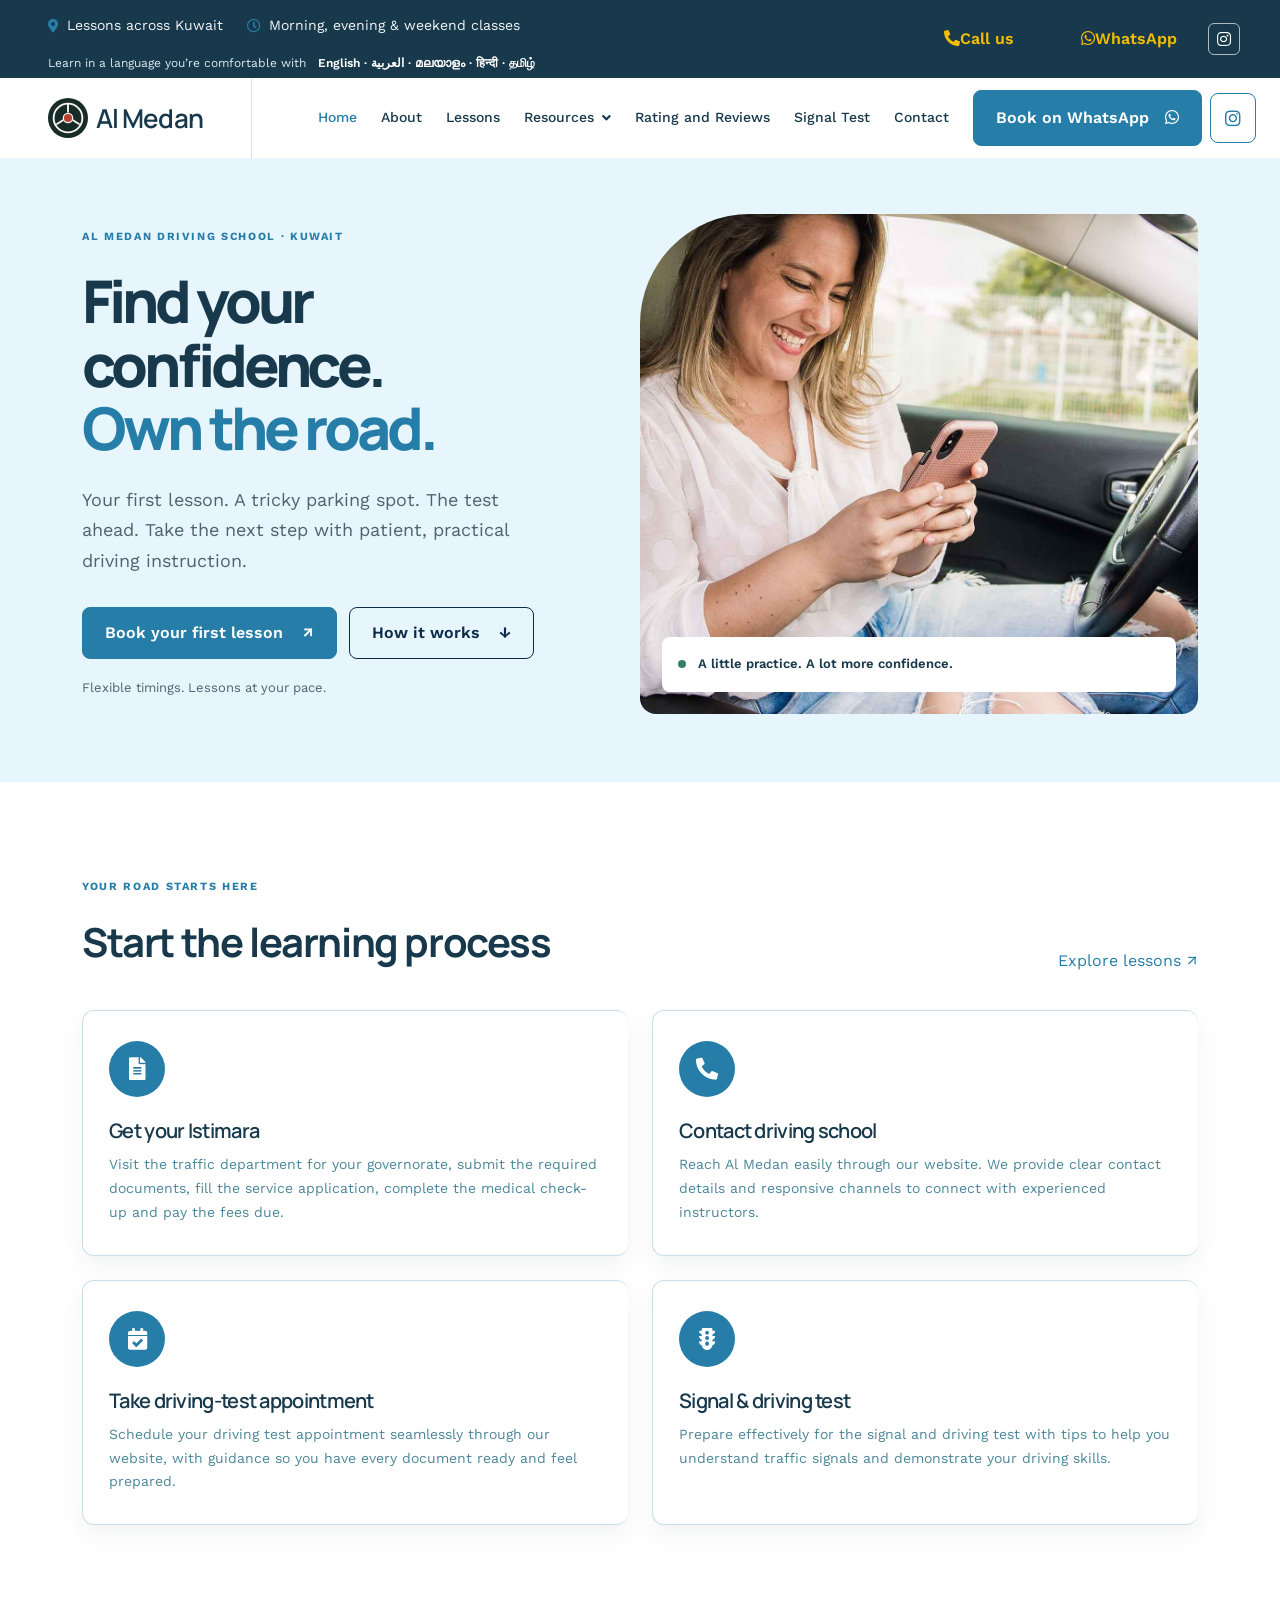
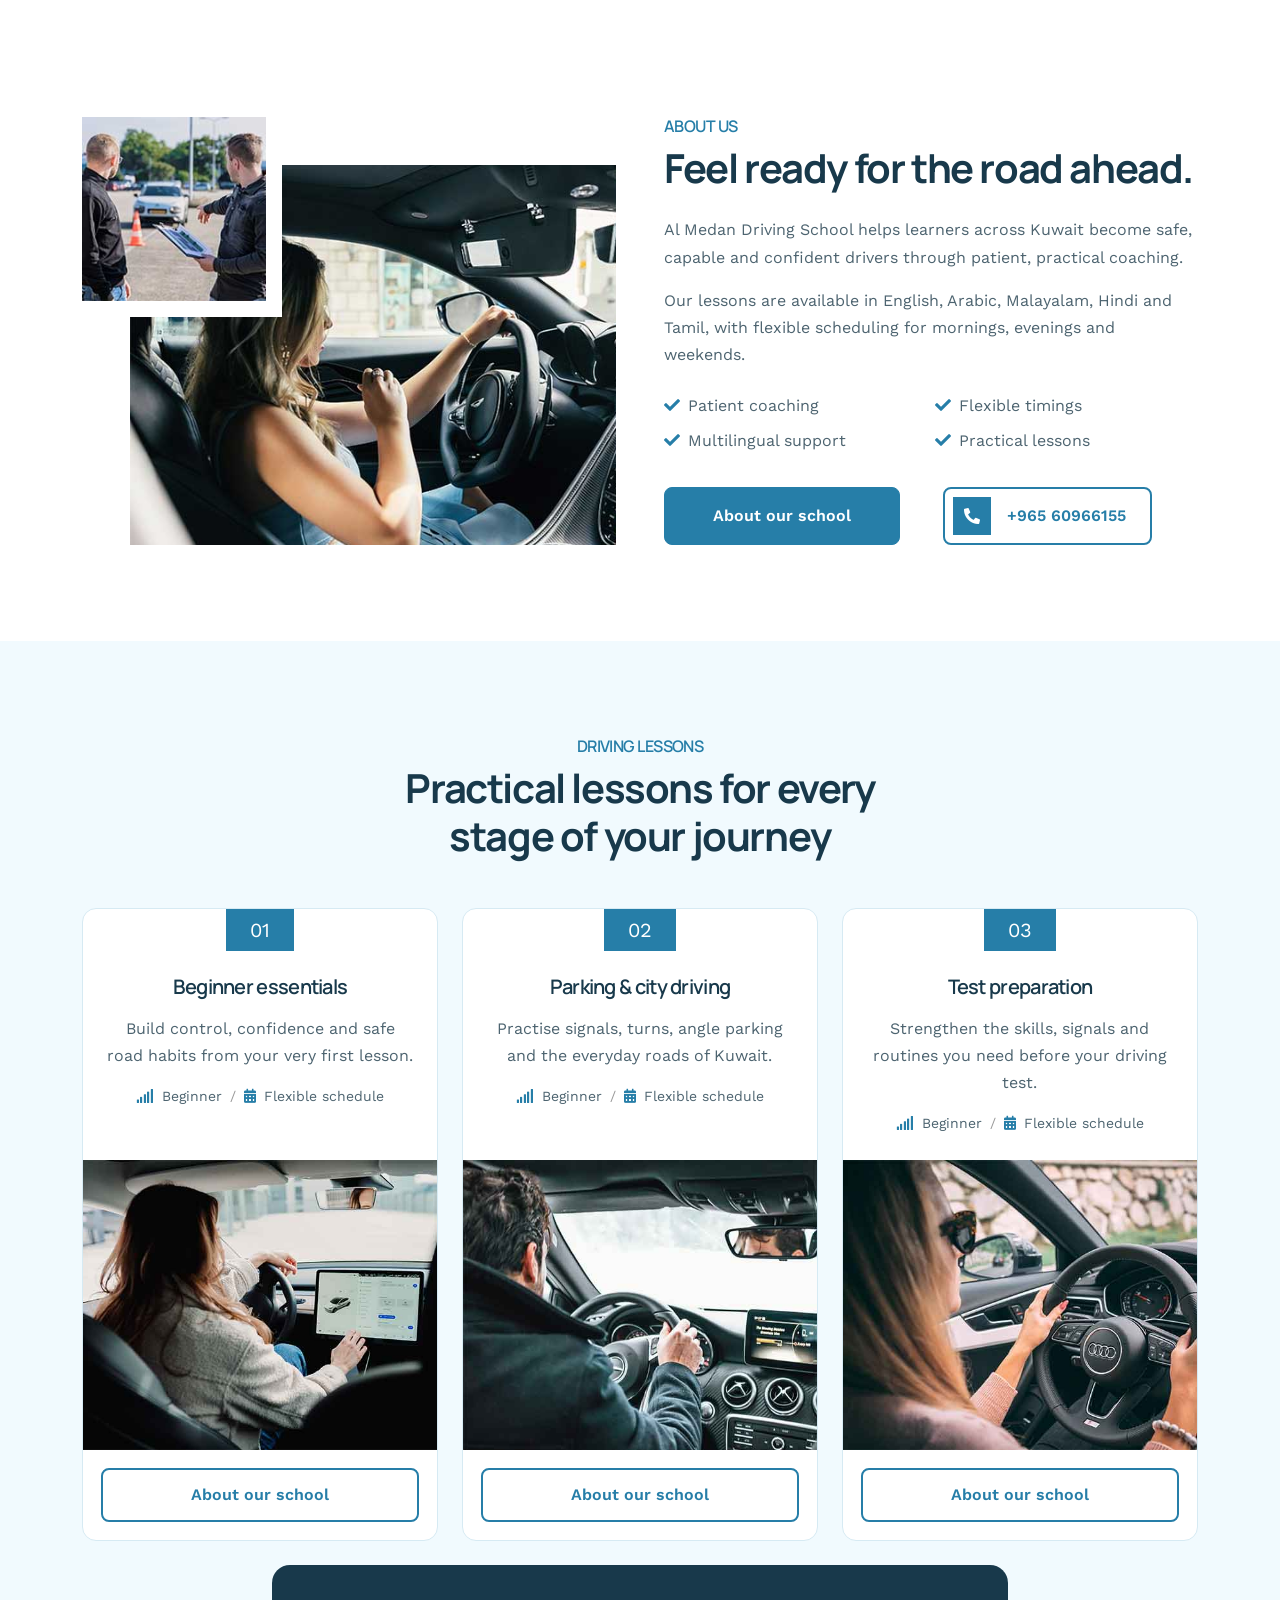
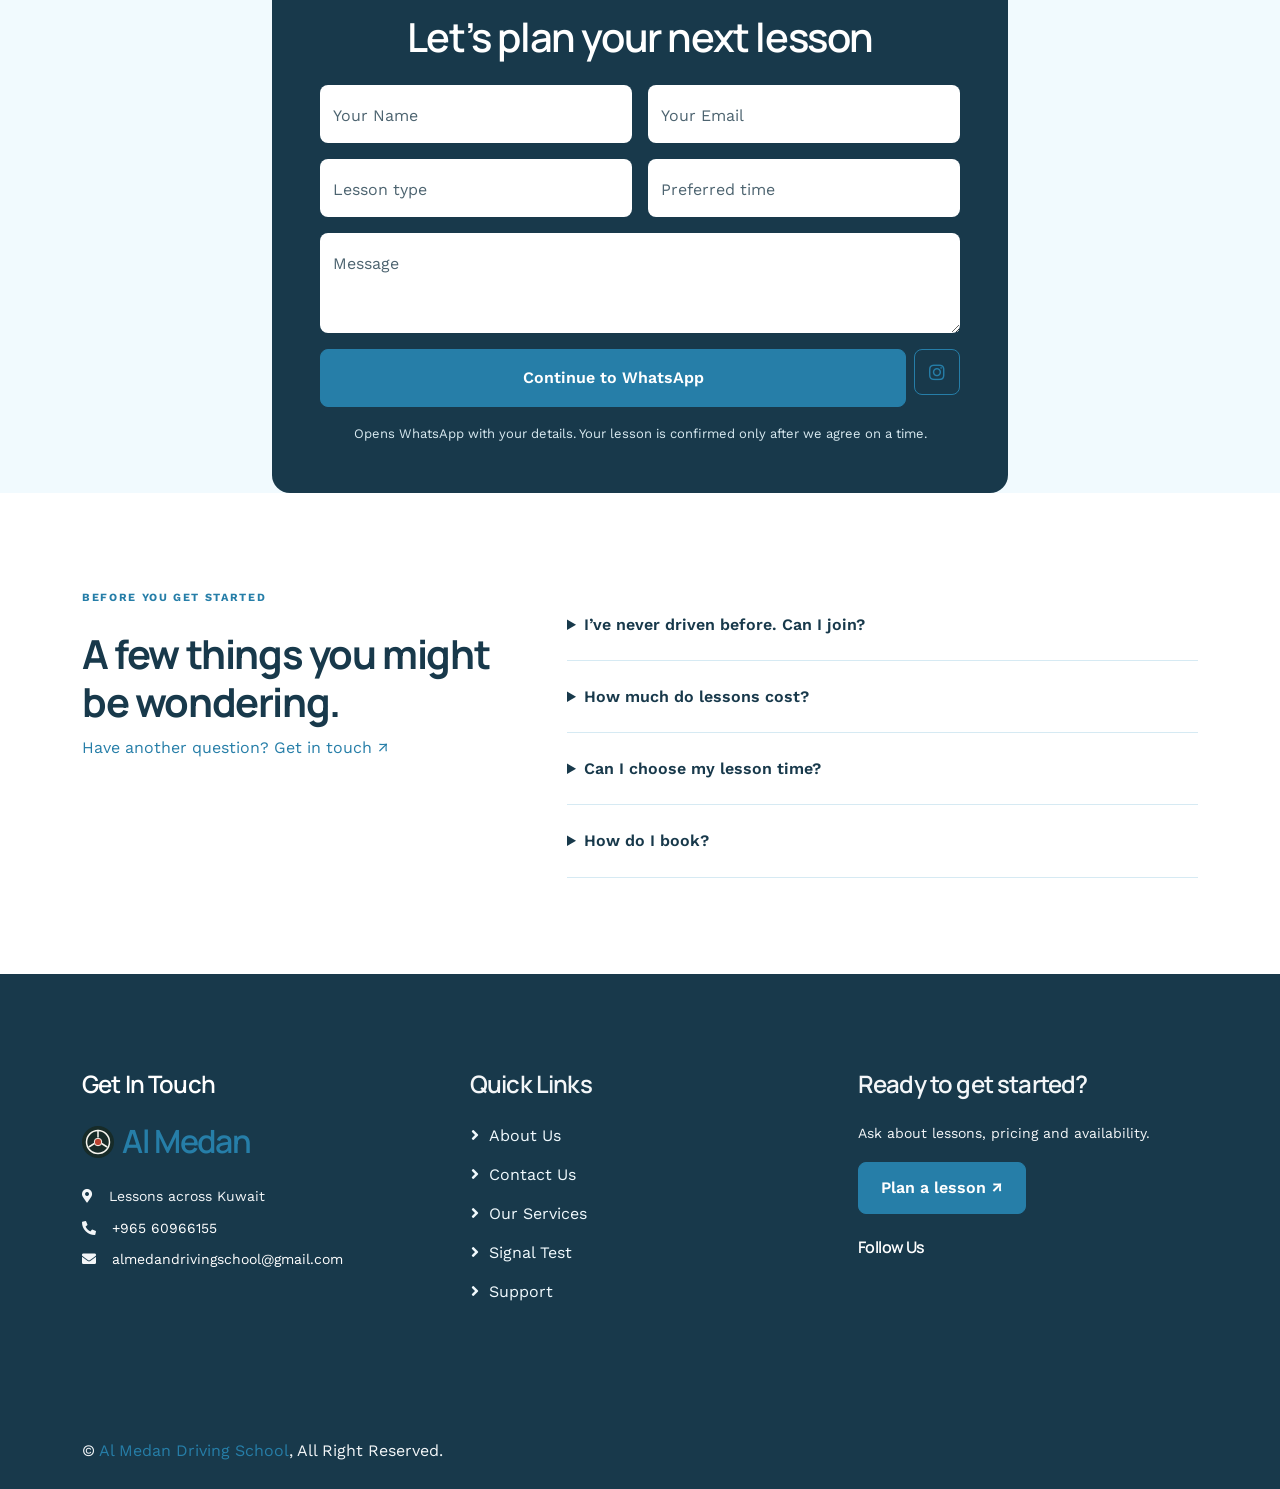
<file: index.html>
<!DOCTYPE html>
<html lang="en">

<head>
    <meta charset="utf-8">
    <meta name="description" content="Al Medan Driving School in Kuwait: driving lessons and driving test preparation in Salmiya, Fahaheel, Hawally, Farwaniya, Ahmadi, Jahra and across Kuwait.">
    <title>Al Medan Driving School | Driving Lessons in Kuwait</title>
    <meta content="width=device-width, initial-scale=1.0" name="viewport">
    <link rel="canonical" href="https://almedandrivingschool.com/">
    

    <!-- Favicon -->
    <link rel="icon" type="image/svg+xml" href="img/logo-mark.svg">

    <!-- Google Web Fonts -->
    <link rel="preconnect" href="https://fonts.googleapis.com">
    <link rel="preconnect" href="https://fonts.gstatic.com" crossorigin>
    <link href="https://fonts.googleapis.com/css2?family=Manrope:wght@400;500;600;700;800&family=Work+Sans:wght@400;500;600;700&display=swap" rel="stylesheet"> 

    <!-- Icon Font Stylesheet -->
    <link href="https://cdnjs.cloudflare.com/ajax/libs/font-awesome/5.10.0/css/all.min.css" rel="stylesheet">
    <link href="https://cdn.jsdelivr.net/npm/bootstrap-icons@1.4.1/font/bootstrap-icons.css" rel="stylesheet">

    <!-- Libraries Stylesheet -->
    <link href="lib/animate/animate.min.css" rel="stylesheet">
    <link href="lib/owlcarousel/assets/owl.carousel.min.css" rel="stylesheet">

    <!-- Customized Bootstrap Stylesheet -->
    <link href="css/bootstrap.min.css" rel="stylesheet">

    <!-- Template Stylesheet -->
    <link href="css/style.css" rel="stylesheet">
    <script type="application/ld+json">
{
    "@context": "https://schema.org",
    "@type": "LocalBusiness",
    "@id": "https://almedandrivingschool.com/#business",
    "name": "Al Medan Driving School",
    "url": "https://almedandrivingschool.com/",
    "description": "Al Medan Driving School in Kuwait: driving lessons and driving test preparation in Salmiya, Fahaheel, Hawally, Farwaniya, Ahmadi, Jahra and across Kuwait.",
    "telephone": "+96560966155",
    "email": "almedandrivingschool@gmail.com",
    "areaServed": [
        {
            "@type": "Country",
            "name": "Kuwait"
        },
        {
            "@type": "AdministrativeArea",
            "name": "Capital Governorate, Kuwait"
        },
        {
            "@type": "AdministrativeArea",
            "name": "Hawalli Governorate, Kuwait"
        },
        {
            "@type": "AdministrativeArea",
            "name": "Mubarak Al-Kabeer Governorate, Kuwait"
        },
        {
            "@type": "AdministrativeArea",
            "name": "Ahmadi Governorate, Kuwait"
        },
        {
            "@type": "AdministrativeArea",
            "name": "Farwaniya Governorate, Kuwait"
        },
        {
            "@type": "AdministrativeArea",
            "name": "Jahra Governorate, Kuwait"
        },
        {
            "@type": "Place",
            "name": "Abdullah Al-Salem, Kuwait",
            "containedInPlace": {
                "@type": "AdministrativeArea",
                "name": "Capital Governorate, Kuwait"
            }
        },
        {
            "@type": "Place",
            "name": "Adailiya, Kuwait",
            "containedInPlace": {
                "@type": "AdministrativeArea",
                "name": "Capital Governorate, Kuwait"
            }
        },
        {
            "@type": "Place",
            "name": "Al-Sour Gardens, Kuwait",
            "containedInPlace": {
                "@type": "AdministrativeArea",
                "name": "Capital Governorate, Kuwait"
            }
        },
        {
            "@type": "Place",
            "name": "Bneid Al-Gar, Kuwait",
            "containedInPlace": {
                "@type": "AdministrativeArea",
                "name": "Capital Governorate, Kuwait"
            }
        },
        {
            "@type": "Place",
            "name": "Daiya, Kuwait",
            "containedInPlace": {
                "@type": "AdministrativeArea",
                "name": "Capital Governorate, Kuwait"
            }
        },
        {
            "@type": "Place",
            "name": "Dasma, Kuwait",
            "containedInPlace": {
                "@type": "AdministrativeArea",
                "name": "Capital Governorate, Kuwait"
            }
        },
        {
            "@type": "Place",
            "name": "Doha, Kuwait",
            "containedInPlace": {
                "@type": "AdministrativeArea",
                "name": "Capital Governorate, Kuwait"
            }
        },
        {
            "@type": "Place",
            "name": "Doha Port, Kuwait",
            "containedInPlace": {
                "@type": "AdministrativeArea",
                "name": "Capital Governorate, Kuwait"
            }
        },
        {
            "@type": "Place",
            "name": "Faiha, Kuwait",
            "containedInPlace": {
                "@type": "AdministrativeArea",
                "name": "Capital Governorate, Kuwait"
            }
        },
        {
            "@type": "Place",
            "name": "Failaka Island, Kuwait",
            "containedInPlace": {
                "@type": "AdministrativeArea",
                "name": "Capital Governorate, Kuwait"
            }
        },
        {
            "@type": "Place",
            "name": "Granada, Kuwait",
            "containedInPlace": {
                "@type": "AdministrativeArea",
                "name": "Capital Governorate, Kuwait"
            },
            "alternateName": [
                "Ghornata"
            ]
        },
        {
            "@type": "Place",
            "name": "Jibla, Kuwait",
            "containedInPlace": {
                "@type": "AdministrativeArea",
                "name": "Capital Governorate, Kuwait"
            },
            "alternateName": [
                "Qibla"
            ]
        },
        {
            "@type": "Place",
            "name": "Kaifan, Kuwait",
            "containedInPlace": {
                "@type": "AdministrativeArea",
                "name": "Capital Governorate, Kuwait"
            }
        },
        {
            "@type": "Place",
            "name": "Khaldiya, Kuwait",
            "containedInPlace": {
                "@type": "AdministrativeArea",
                "name": "Capital Governorate, Kuwait"
            }
        },
        {
            "@type": "Place",
            "name": "Mansouriya, Kuwait",
            "containedInPlace": {
                "@type": "AdministrativeArea",
                "name": "Capital Governorate, Kuwait"
            }
        },
        {
            "@type": "Place",
            "name": "Mirqab, Kuwait",
            "containedInPlace": {
                "@type": "AdministrativeArea",
                "name": "Capital Governorate, Kuwait"
            }
        },
        {
            "@type": "Place",
            "name": "Nahdha, Kuwait",
            "containedInPlace": {
                "@type": "AdministrativeArea",
                "name": "Capital Governorate, Kuwait"
            }
        },
        {
            "@type": "Place",
            "name": "North West Sulaibikhat, Kuwait",
            "containedInPlace": {
                "@type": "AdministrativeArea",
                "name": "Capital Governorate, Kuwait"
            }
        },
        {
            "@type": "Place",
            "name": "Nuzha, Kuwait",
            "containedInPlace": {
                "@type": "AdministrativeArea",
                "name": "Capital Governorate, Kuwait"
            }
        },
        {
            "@type": "Place",
            "name": "Qadsiya, Kuwait",
            "containedInPlace": {
                "@type": "AdministrativeArea",
                "name": "Capital Governorate, Kuwait"
            }
        },
        {
            "@type": "Place",
            "name": "Qortuba, Kuwait",
            "containedInPlace": {
                "@type": "AdministrativeArea",
                "name": "Capital Governorate, Kuwait"
            }
        },
        {
            "@type": "Place",
            "name": "Rawda, Kuwait",
            "containedInPlace": {
                "@type": "AdministrativeArea",
                "name": "Capital Governorate, Kuwait"
            }
        },
        {
            "@type": "Place",
            "name": "Shamiya, Kuwait",
            "containedInPlace": {
                "@type": "AdministrativeArea",
                "name": "Capital Governorate, Kuwait"
            }
        },
        {
            "@type": "Place",
            "name": "Sharq, Kuwait",
            "containedInPlace": {
                "@type": "AdministrativeArea",
                "name": "Capital Governorate, Kuwait"
            }
        },
        {
            "@type": "Place",
            "name": "Shuwaikh, Kuwait",
            "containedInPlace": {
                "@type": "AdministrativeArea",
                "name": "Capital Governorate, Kuwait"
            }
        },
        {
            "@type": "Place",
            "name": "Shuwaikh Industrial Area, Kuwait",
            "containedInPlace": {
                "@type": "AdministrativeArea",
                "name": "Capital Governorate, Kuwait"
            }
        },
        {
            "@type": "Place",
            "name": "Shuwaikh Port, Kuwait",
            "containedInPlace": {
                "@type": "AdministrativeArea",
                "name": "Capital Governorate, Kuwait"
            }
        },
        {
            "@type": "Place",
            "name": "Sulaibikhat, Kuwait",
            "containedInPlace": {
                "@type": "AdministrativeArea",
                "name": "Capital Governorate, Kuwait"
            }
        },
        {
            "@type": "Place",
            "name": "Qairawan, Kuwait",
            "containedInPlace": {
                "@type": "AdministrativeArea",
                "name": "Capital Governorate, Kuwait"
            },
            "alternateName": [
                "Qairawaan"
            ]
        },
        {
            "@type": "Place",
            "name": "Surra, Kuwait",
            "containedInPlace": {
                "@type": "AdministrativeArea",
                "name": "Capital Governorate, Kuwait"
            }
        },
        {
            "@type": "Place",
            "name": "Ouha Island, Kuwait",
            "containedInPlace": {
                "@type": "AdministrativeArea",
                "name": "Capital Governorate, Kuwait"
            }
        },
        {
            "@type": "Place",
            "name": "Miskan Island, Kuwait",
            "containedInPlace": {
                "@type": "AdministrativeArea",
                "name": "Capital Governorate, Kuwait"
            }
        },
        {
            "@type": "Place",
            "name": "Umm an Namil Island, Kuwait",
            "containedInPlace": {
                "@type": "AdministrativeArea",
                "name": "Capital Governorate, Kuwait"
            }
        },
        {
            "@type": "Place",
            "name": "Yarmouk, Kuwait",
            "containedInPlace": {
                "@type": "AdministrativeArea",
                "name": "Capital Governorate, Kuwait"
            }
        },
        {
            "@type": "Place",
            "name": "Kuwait City, Kuwait",
            "containedInPlace": {
                "@type": "AdministrativeArea",
                "name": "Capital Governorate, Kuwait"
            }
        },
        {
            "@type": "Place",
            "name": "Bayan, Kuwait",
            "containedInPlace": {
                "@type": "AdministrativeArea",
                "name": "Hawalli Governorate, Kuwait"
            }
        },
        {
            "@type": "Place",
            "name": "Jabriya, Kuwait",
            "containedInPlace": {
                "@type": "AdministrativeArea",
                "name": "Hawalli Governorate, Kuwait"
            }
        },
        {
            "@type": "Place",
            "name": "Rumaithiya, Kuwait",
            "containedInPlace": {
                "@type": "AdministrativeArea",
                "name": "Hawalli Governorate, Kuwait"
            }
        },
        {
            "@type": "Place",
            "name": "Salam, Kuwait",
            "containedInPlace": {
                "@type": "AdministrativeArea",
                "name": "Hawalli Governorate, Kuwait"
            }
        },
        {
            "@type": "Place",
            "name": "Salwa, Kuwait",
            "containedInPlace": {
                "@type": "AdministrativeArea",
                "name": "Hawalli Governorate, Kuwait"
            }
        },
        {
            "@type": "Place",
            "name": "Al-Bidaa, Kuwait",
            "containedInPlace": {
                "@type": "AdministrativeArea",
                "name": "Hawalli Governorate, Kuwait"
            }
        },
        {
            "@type": "Place",
            "name": "Anjafa, Kuwait",
            "containedInPlace": {
                "@type": "AdministrativeArea",
                "name": "Hawalli Governorate, Kuwait"
            }
        },
        {
            "@type": "Place",
            "name": "Hawally, Kuwait",
            "containedInPlace": {
                "@type": "AdministrativeArea",
                "name": "Hawalli Governorate, Kuwait"
            },
            "alternateName": [
                "Hawalli"
            ]
        },
        {
            "@type": "Place",
            "name": "Hitteen, Kuwait",
            "containedInPlace": {
                "@type": "AdministrativeArea",
                "name": "Hawalli Governorate, Kuwait"
            },
            "alternateName": [
                "Hateen",
                "Hittin"
            ]
        },
        {
            "@type": "Place",
            "name": "Mishref, Kuwait",
            "containedInPlace": {
                "@type": "AdministrativeArea",
                "name": "Hawalli Governorate, Kuwait"
            },
            "alternateName": [
                "Mishrif"
            ]
        },
        {
            "@type": "Place",
            "name": "Mubarak Al-Abdullah, Kuwait",
            "containedInPlace": {
                "@type": "AdministrativeArea",
                "name": "Hawalli Governorate, Kuwait"
            }
        },
        {
            "@type": "Place",
            "name": "Salmiya, Kuwait",
            "containedInPlace": {
                "@type": "AdministrativeArea",
                "name": "Hawalli Governorate, Kuwait"
            }
        },
        {
            "@type": "Place",
            "name": "Shaab, Kuwait",
            "containedInPlace": {
                "@type": "AdministrativeArea",
                "name": "Hawalli Governorate, Kuwait"
            }
        },
        {
            "@type": "Place",
            "name": "Shuhada, Kuwait",
            "containedInPlace": {
                "@type": "AdministrativeArea",
                "name": "Hawalli Governorate, Kuwait"
            }
        },
        {
            "@type": "Place",
            "name": "Siddiq, Kuwait",
            "containedInPlace": {
                "@type": "AdministrativeArea",
                "name": "Hawalli Governorate, Kuwait"
            },
            "alternateName": [
                "Al-Siddiq",
                "Siddeeq"
            ]
        },
        {
            "@type": "Place",
            "name": "Ministries Area, Kuwait",
            "containedInPlace": {
                "@type": "AdministrativeArea",
                "name": "Hawalli Governorate, Kuwait"
            }
        },
        {
            "@type": "Place",
            "name": "Zahra, Kuwait",
            "containedInPlace": {
                "@type": "AdministrativeArea",
                "name": "Hawalli Governorate, Kuwait"
            }
        },
        {
            "@type": "Place",
            "name": "Abu Al Hasaniya, Kuwait",
            "containedInPlace": {
                "@type": "AdministrativeArea",
                "name": "Mubarak Al-Kabeer Governorate, Kuwait"
            }
        },
        {
            "@type": "Place",
            "name": "Abu Fatira, Kuwait",
            "containedInPlace": {
                "@type": "AdministrativeArea",
                "name": "Mubarak Al-Kabeer Governorate, Kuwait"
            },
            "alternateName": [
                "Abu Ftaira"
            ]
        },
        {
            "@type": "Place",
            "name": "Adan, Kuwait",
            "containedInPlace": {
                "@type": "AdministrativeArea",
                "name": "Mubarak Al-Kabeer Governorate, Kuwait"
            },
            "alternateName": [
                "Al-Adan"
            ]
        },
        {
            "@type": "Place",
            "name": "Qurain, Kuwait",
            "containedInPlace": {
                "@type": "AdministrativeArea",
                "name": "Mubarak Al-Kabeer Governorate, Kuwait"
            },
            "alternateName": [
                "Al Qurain"
            ]
        },
        {
            "@type": "Place",
            "name": "Qusour, Kuwait",
            "containedInPlace": {
                "@type": "AdministrativeArea",
                "name": "Mubarak Al-Kabeer Governorate, Kuwait"
            },
            "alternateName": [
                "Al-Qusour"
            ]
        },
        {
            "@type": "Place",
            "name": "Funaitees, Kuwait",
            "containedInPlace": {
                "@type": "AdministrativeArea",
                "name": "Mubarak Al-Kabeer Governorate, Kuwait"
            },
            "alternateName": [
                "Al-Fnaitees"
            ]
        },
        {
            "@type": "Place",
            "name": "Messila, Kuwait",
            "containedInPlace": {
                "@type": "AdministrativeArea",
                "name": "Mubarak Al-Kabeer Governorate, Kuwait"
            }
        },
        {
            "@type": "Place",
            "name": "Masayel, Kuwait",
            "containedInPlace": {
                "@type": "AdministrativeArea",
                "name": "Mubarak Al-Kabeer Governorate, Kuwait"
            },
            "alternateName": [
                "Al-Masayel"
            ]
        },
        {
            "@type": "Place",
            "name": "Mubarak Al-Kabeer, Kuwait",
            "containedInPlace": {
                "@type": "AdministrativeArea",
                "name": "Mubarak Al-Kabeer Governorate, Kuwait"
            },
            "alternateName": [
                "Mubarak Al-Kabir"
            ]
        },
        {
            "@type": "Place",
            "name": "Sabah Al-Salem, Kuwait",
            "containedInPlace": {
                "@type": "AdministrativeArea",
                "name": "Mubarak Al-Kabeer Governorate, Kuwait"
            }
        },
        {
            "@type": "Place",
            "name": "Subhan Industrial, Kuwait",
            "containedInPlace": {
                "@type": "AdministrativeArea",
                "name": "Mubarak Al-Kabeer Governorate, Kuwait"
            }
        },
        {
            "@type": "Place",
            "name": "Wista, Kuwait",
            "containedInPlace": {
                "@type": "AdministrativeArea",
                "name": "Mubarak Al-Kabeer Governorate, Kuwait"
            }
        },
        {
            "@type": "Place",
            "name": "West Abu Ftaira Herafiya, Kuwait",
            "containedInPlace": {
                "@type": "AdministrativeArea",
                "name": "Mubarak Al-Kabeer Governorate, Kuwait"
            }
        },
        {
            "@type": "Place",
            "name": "Abu Halifa, Kuwait",
            "containedInPlace": {
                "@type": "AdministrativeArea",
                "name": "Ahmadi Governorate, Kuwait"
            }
        },
        {
            "@type": "Place",
            "name": "Mina Abdullah, Kuwait",
            "containedInPlace": {
                "@type": "AdministrativeArea",
                "name": "Ahmadi Governorate, Kuwait"
            },
            "alternateName": [
                "Mina Abdulla"
            ]
        },
        {
            "@type": "Place",
            "name": "Ahmadi, Kuwait",
            "containedInPlace": {
                "@type": "AdministrativeArea",
                "name": "Ahmadi Governorate, Kuwait"
            }
        },
        {
            "@type": "Place",
            "name": "Ali Sabah Al-Salem, Kuwait",
            "containedInPlace": {
                "@type": "AdministrativeArea",
                "name": "Ahmadi Governorate, Kuwait"
            }
        },
        {
            "@type": "Place",
            "name": "Egaila, Kuwait",
            "containedInPlace": {
                "@type": "AdministrativeArea",
                "name": "Ahmadi Governorate, Kuwait"
            }
        },
        {
            "@type": "Place",
            "name": "Bar Al-Ahmadi, Kuwait",
            "containedInPlace": {
                "@type": "AdministrativeArea",
                "name": "Ahmadi Governorate, Kuwait"
            }
        },
        {
            "@type": "Place",
            "name": "Bnaider, Kuwait",
            "containedInPlace": {
                "@type": "AdministrativeArea",
                "name": "Ahmadi Governorate, Kuwait"
            }
        },
        {
            "@type": "Place",
            "name": "Dhaher, Kuwait",
            "containedInPlace": {
                "@type": "AdministrativeArea",
                "name": "Ahmadi Governorate, Kuwait"
            }
        },
        {
            "@type": "Place",
            "name": "Fahaheel, Kuwait",
            "containedInPlace": {
                "@type": "AdministrativeArea",
                "name": "Ahmadi Governorate, Kuwait"
            }
        },
        {
            "@type": "Place",
            "name": "Fahad Al-Ahmad, Kuwait",
            "containedInPlace": {
                "@type": "AdministrativeArea",
                "name": "Ahmadi Governorate, Kuwait"
            }
        },
        {
            "@type": "Place",
            "name": "Hadiya, Kuwait",
            "containedInPlace": {
                "@type": "AdministrativeArea",
                "name": "Ahmadi Governorate, Kuwait"
            }
        },
        {
            "@type": "Place",
            "name": "Jaber Al-Ali, Kuwait",
            "containedInPlace": {
                "@type": "AdministrativeArea",
                "name": "Ahmadi Governorate, Kuwait"
            }
        },
        {
            "@type": "Place",
            "name": "Julaiaa, Kuwait",
            "containedInPlace": {
                "@type": "AdministrativeArea",
                "name": "Ahmadi Governorate, Kuwait"
            },
            "alternateName": [
                "Al-Julaia'a"
            ]
        },
        {
            "@type": "Place",
            "name": "Khairan, Kuwait",
            "containedInPlace": {
                "@type": "AdministrativeArea",
                "name": "Ahmadi Governorate, Kuwait"
            },
            "alternateName": [
                "Khiran",
                "Al Khiran"
            ]
        },
        {
            "@type": "Place",
            "name": "Mahboula, Kuwait",
            "containedInPlace": {
                "@type": "AdministrativeArea",
                "name": "Ahmadi Governorate, Kuwait"
            }
        },
        {
            "@type": "Place",
            "name": "Mangaf, Kuwait",
            "containedInPlace": {
                "@type": "AdministrativeArea",
                "name": "Ahmadi Governorate, Kuwait"
            }
        },
        {
            "@type": "Place",
            "name": "Magwa, Kuwait",
            "containedInPlace": {
                "@type": "AdministrativeArea",
                "name": "Ahmadi Governorate, Kuwait"
            }
        },
        {
            "@type": "Place",
            "name": "Wafra Residential, Kuwait",
            "containedInPlace": {
                "@type": "AdministrativeArea",
                "name": "Ahmadi Governorate, Kuwait"
            }
        },
        {
            "@type": "Place",
            "name": "Nuwaiseeb, Kuwait",
            "containedInPlace": {
                "@type": "AdministrativeArea",
                "name": "Ahmadi Governorate, Kuwait"
            },
            "alternateName": [
                "Al-Nuwaiseeb"
            ]
        },
        {
            "@type": "Place",
            "name": "Riqqa, Kuwait",
            "containedInPlace": {
                "@type": "AdministrativeArea",
                "name": "Ahmadi Governorate, Kuwait"
            }
        },
        {
            "@type": "Place",
            "name": "Sabah Al-Ahmad, Kuwait",
            "containedInPlace": {
                "@type": "AdministrativeArea",
                "name": "Ahmadi Governorate, Kuwait"
            },
            "alternateName": [
                "Sabah Al Ahmad"
            ]
        },
        {
            "@type": "Place",
            "name": "Sabah Al-Ahmad Sea City, Kuwait",
            "containedInPlace": {
                "@type": "AdministrativeArea",
                "name": "Ahmadi Governorate, Kuwait"
            },
            "alternateName": [
                "Sabah Al Ahmad Sea City"
            ]
        },
        {
            "@type": "Place",
            "name": "Sabahiya, Kuwait",
            "containedInPlace": {
                "@type": "AdministrativeArea",
                "name": "Ahmadi Governorate, Kuwait"
            }
        },
        {
            "@type": "Place",
            "name": "Shuaiba Industrial, Kuwait",
            "containedInPlace": {
                "@type": "AdministrativeArea",
                "name": "Ahmadi Governorate, Kuwait"
            }
        },
        {
            "@type": "Place",
            "name": "South Sabahiya, Kuwait",
            "containedInPlace": {
                "@type": "AdministrativeArea",
                "name": "Ahmadi Governorate, Kuwait"
            }
        },
        {
            "@type": "Place",
            "name": "Wafra, Kuwait",
            "containedInPlace": {
                "@type": "AdministrativeArea",
                "name": "Ahmadi Governorate, Kuwait"
            }
        },
        {
            "@type": "Place",
            "name": "Zoor, Kuwait",
            "containedInPlace": {
                "@type": "AdministrativeArea",
                "name": "Ahmadi Governorate, Kuwait"
            },
            "alternateName": [
                "Al-Zour"
            ]
        },
        {
            "@type": "Place",
            "name": "Fintas, Kuwait",
            "containedInPlace": {
                "@type": "AdministrativeArea",
                "name": "Ahmadi Governorate, Kuwait"
            }
        },
        {
            "@type": "Place",
            "name": "Shadadiya Industrial, Kuwait",
            "containedInPlace": {
                "@type": "AdministrativeArea",
                "name": "Ahmadi Governorate, Kuwait"
            }
        },
        {
            "@type": "Place",
            "name": "South Sabah Al-Ahmad, Kuwait",
            "containedInPlace": {
                "@type": "AdministrativeArea",
                "name": "Ahmadi Governorate, Kuwait"
            }
        },
        {
            "@type": "Place",
            "name": "Abdullah Al-Mubarak, Kuwait",
            "containedInPlace": {
                "@type": "AdministrativeArea",
                "name": "Farwaniya Governorate, Kuwait"
            }
        },
        {
            "@type": "Place",
            "name": "Airport District, Kuwait",
            "containedInPlace": {
                "@type": "AdministrativeArea",
                "name": "Farwaniya Governorate, Kuwait"
            }
        },
        {
            "@type": "Place",
            "name": "Andalus, Kuwait",
            "containedInPlace": {
                "@type": "AdministrativeArea",
                "name": "Farwaniya Governorate, Kuwait"
            }
        },
        {
            "@type": "Place",
            "name": "Ardiya, Kuwait",
            "containedInPlace": {
                "@type": "AdministrativeArea",
                "name": "Farwaniya Governorate, Kuwait"
            }
        },
        {
            "@type": "Place",
            "name": "Ardiya Herafiya, Kuwait",
            "containedInPlace": {
                "@type": "AdministrativeArea",
                "name": "Farwaniya Governorate, Kuwait"
            }
        },
        {
            "@type": "Place",
            "name": "Ishbiliya, Kuwait",
            "containedInPlace": {
                "@type": "AdministrativeArea",
                "name": "Farwaniya Governorate, Kuwait"
            },
            "alternateName": [
                "Ishbiliyah"
            ]
        },
        {
            "@type": "Place",
            "name": "Dajeej, Kuwait",
            "containedInPlace": {
                "@type": "AdministrativeArea",
                "name": "Farwaniya Governorate, Kuwait"
            }
        },
        {
            "@type": "Place",
            "name": "Farwaniya, Kuwait",
            "containedInPlace": {
                "@type": "AdministrativeArea",
                "name": "Farwaniya Governorate, Kuwait"
            }
        },
        {
            "@type": "Place",
            "name": "Firdous, Kuwait",
            "containedInPlace": {
                "@type": "AdministrativeArea",
                "name": "Farwaniya Governorate, Kuwait"
            },
            "alternateName": [
                "Ferdous"
            ]
        },
        {
            "@type": "Place",
            "name": "Jleeb Al-Shuyoukh, Kuwait",
            "containedInPlace": {
                "@type": "AdministrativeArea",
                "name": "Farwaniya Governorate, Kuwait"
            },
            "alternateName": [
                "Jleeb Al-Shuyukh",
                "Abbasiyah"
            ]
        },
        {
            "@type": "Place",
            "name": "Khaitan, Kuwait",
            "containedInPlace": {
                "@type": "AdministrativeArea",
                "name": "Farwaniya Governorate, Kuwait"
            }
        },
        {
            "@type": "Place",
            "name": "Omariya, Kuwait",
            "containedInPlace": {
                "@type": "AdministrativeArea",
                "name": "Farwaniya Governorate, Kuwait"
            }
        },
        {
            "@type": "Place",
            "name": "Rabiya, Kuwait",
            "containedInPlace": {
                "@type": "AdministrativeArea",
                "name": "Farwaniya Governorate, Kuwait"
            }
        },
        {
            "@type": "Place",
            "name": "Rai, Kuwait",
            "containedInPlace": {
                "@type": "AdministrativeArea",
                "name": "Farwaniya Governorate, Kuwait"
            }
        },
        {
            "@type": "Place",
            "name": "Riggae, Kuwait",
            "containedInPlace": {
                "@type": "AdministrativeArea",
                "name": "Farwaniya Governorate, Kuwait"
            },
            "alternateName": [
                "Al-Riggai",
                "Rigai"
            ]
        },
        {
            "@type": "Place",
            "name": "Rehab, Kuwait",
            "containedInPlace": {
                "@type": "AdministrativeArea",
                "name": "Farwaniya Governorate, Kuwait"
            }
        },
        {
            "@type": "Place",
            "name": "Sabah Al-Nasser, Kuwait",
            "containedInPlace": {
                "@type": "AdministrativeArea",
                "name": "Farwaniya Governorate, Kuwait"
            }
        },
        {
            "@type": "Place",
            "name": "Sabah Al-Salem University, Kuwait",
            "containedInPlace": {
                "@type": "AdministrativeArea",
                "name": "Farwaniya Governorate, Kuwait"
            }
        },
        {
            "@type": "Place",
            "name": "West Abdullah Al-Mubarak, Kuwait",
            "containedInPlace": {
                "@type": "AdministrativeArea",
                "name": "Farwaniya Governorate, Kuwait"
            }
        },
        {
            "@type": "Place",
            "name": "South Abdullah Al-Mubarak, Kuwait",
            "containedInPlace": {
                "@type": "AdministrativeArea",
                "name": "Farwaniya Governorate, Kuwait"
            }
        },
        {
            "@type": "Place",
            "name": "Sulaibiya Industrial, Kuwait",
            "containedInPlace": {
                "@type": "AdministrativeArea",
                "name": "Farwaniya Governorate, Kuwait"
            }
        },
        {
            "@type": "Place",
            "name": "Abdali, Kuwait",
            "containedInPlace": {
                "@type": "AdministrativeArea",
                "name": "Jahra Governorate, Kuwait"
            }
        },
        {
            "@type": "Place",
            "name": "Mutlaa, Kuwait",
            "containedInPlace": {
                "@type": "AdministrativeArea",
                "name": "Jahra Governorate, Kuwait"
            },
            "alternateName": [
                "Al-Mutlaa",
                "Al Mutla"
            ]
        },
        {
            "@type": "Place",
            "name": "Kazma, Kuwait",
            "containedInPlace": {
                "@type": "AdministrativeArea",
                "name": "Jahra Governorate, Kuwait"
            }
        },
        {
            "@type": "Place",
            "name": "Bahra, Kuwait",
            "containedInPlace": {
                "@type": "AdministrativeArea",
                "name": "Jahra Governorate, Kuwait"
            }
        },
        {
            "@type": "Place",
            "name": "Kabd, Kuwait",
            "containedInPlace": {
                "@type": "AdministrativeArea",
                "name": "Jahra Governorate, Kuwait"
            }
        },
        {
            "@type": "Place",
            "name": "Sheqaya, Kuwait",
            "containedInPlace": {
                "@type": "AdministrativeArea",
                "name": "Jahra Governorate, Kuwait"
            }
        },
        {
            "@type": "Place",
            "name": "Al-Nahda, Kuwait",
            "containedInPlace": {
                "@type": "AdministrativeArea",
                "name": "Jahra Governorate, Kuwait"
            }
        },
        {
            "@type": "Place",
            "name": "Amghara Industrial, Kuwait",
            "containedInPlace": {
                "@type": "AdministrativeArea",
                "name": "Jahra Governorate, Kuwait"
            }
        },
        {
            "@type": "Place",
            "name": "Bar Al-Jahra, Kuwait",
            "containedInPlace": {
                "@type": "AdministrativeArea",
                "name": "Jahra Governorate, Kuwait"
            }
        },
        {
            "@type": "Place",
            "name": "Jahra, Kuwait",
            "containedInPlace": {
                "@type": "AdministrativeArea",
                "name": "Jahra Governorate, Kuwait"
            }
        },
        {
            "@type": "Place",
            "name": "Jahra Industrial Herafiya, Kuwait",
            "containedInPlace": {
                "@type": "AdministrativeArea",
                "name": "Jahra Governorate, Kuwait"
            }
        },
        {
            "@type": "Place",
            "name": "Naeem, Kuwait",
            "containedInPlace": {
                "@type": "AdministrativeArea",
                "name": "Jahra Governorate, Kuwait"
            }
        },
        {
            "@type": "Place",
            "name": "Naseem, Kuwait",
            "containedInPlace": {
                "@type": "AdministrativeArea",
                "name": "Jahra Governorate, Kuwait"
            },
            "alternateName": [
                "Nasseem"
            ]
        },
        {
            "@type": "Place",
            "name": "Oyoun, Kuwait",
            "containedInPlace": {
                "@type": "AdministrativeArea",
                "name": "Jahra Governorate, Kuwait"
            }
        },
        {
            "@type": "Place",
            "name": "Qasr, Kuwait",
            "containedInPlace": {
                "@type": "AdministrativeArea",
                "name": "Jahra Governorate, Kuwait"
            }
        },
        {
            "@type": "Place",
            "name": "Jaber Al-Ahmad, Kuwait",
            "containedInPlace": {
                "@type": "AdministrativeArea",
                "name": "Jahra Governorate, Kuwait"
            }
        },
        {
            "@type": "Place",
            "name": "Saad Al-Abdullah, Kuwait",
            "containedInPlace": {
                "@type": "AdministrativeArea",
                "name": "Jahra Governorate, Kuwait"
            },
            "alternateName": [
                "Saad Al Abdullah"
            ]
        },
        {
            "@type": "Place",
            "name": "Salmi, Kuwait",
            "containedInPlace": {
                "@type": "AdministrativeArea",
                "name": "Jahra Governorate, Kuwait"
            }
        },
        {
            "@type": "Place",
            "name": "Subiya, Kuwait",
            "containedInPlace": {
                "@type": "AdministrativeArea",
                "name": "Jahra Governorate, Kuwait"
            },
            "alternateName": [
                "Subiyah"
            ]
        },
        {
            "@type": "Place",
            "name": "Sulaibiya, Kuwait",
            "containedInPlace": {
                "@type": "AdministrativeArea",
                "name": "Jahra Governorate, Kuwait"
            }
        },
        {
            "@type": "Place",
            "name": "Sulaibiya Agricultural Area, Kuwait",
            "containedInPlace": {
                "@type": "AdministrativeArea",
                "name": "Jahra Governorate, Kuwait"
            }
        },
        {
            "@type": "Place",
            "name": "Sulaibiya Residential, Kuwait",
            "containedInPlace": {
                "@type": "AdministrativeArea",
                "name": "Jahra Governorate, Kuwait"
            }
        },
        {
            "@type": "Place",
            "name": "Taima, Kuwait",
            "containedInPlace": {
                "@type": "AdministrativeArea",
                "name": "Jahra Governorate, Kuwait"
            }
        },
        {
            "@type": "Place",
            "name": "Waha, Kuwait",
            "containedInPlace": {
                "@type": "AdministrativeArea",
                "name": "Jahra Governorate, Kuwait"
            }
        },
        {
            "@type": "Place",
            "name": "Bubiyan Island, Kuwait",
            "containedInPlace": {
                "@type": "AdministrativeArea",
                "name": "Jahra Governorate, Kuwait"
            }
        },
        {
            "@type": "Place",
            "name": "Warbah Island, Kuwait",
            "containedInPlace": {
                "@type": "AdministrativeArea",
                "name": "Jahra Governorate, Kuwait"
            }
        },
        {
            "@type": "Place",
            "name": "South Saad Al-Abdullah, Kuwait",
            "containedInPlace": {
                "@type": "AdministrativeArea",
                "name": "Jahra Governorate, Kuwait"
            }
        }
    ],
    "sameAs": [
        "https://www.instagram.com/almedan_drivingschool_kuwait/"
    ],
    "hasOfferCatalog": {
        "@type": "OfferCatalog",
        "name": "Driving lessons in Kuwait",
        "itemListElement": [
            {
                "@type": "Offer",
                "itemOffered": {
                    "@type": "Service",
                    "name": "Practical driving lessons"
                }
            },
            {
                "@type": "Offer",
                "itemOffered": {
                    "@type": "Service",
                    "name": "Driving test preparation"
                }
            },
            {
                "@type": "Offer",
                "itemOffered": {
                    "@type": "Service",
                    "name": "Parking practice"
                }
            },
            {
                "@type": "Offer",
                "itemOffered": {
                    "@type": "Service",
                    "name": "Multilingual driving instruction"
                }
            }
        ]
    }
}
    </script>
</head>

<body>
    <a class="skip-link" href="#main-content">Skip to content</a>
    


    <!-- Topbar Start -->
    <div class="container-fluid bg-dark text-light p-0">
        <div class="topbar-row row gx-0 d-flex">
            <div class="col-lg-7 px-5 text-start">
                <div class="h-100 d-inline-flex align-items-center me-4">
                    <small class="fa fa-map-marker-alt text-primary me-2"></small>
                    <small>Lessons across Kuwait</small>
                </div>
                <div class="h-100 d-inline-flex align-items-center">
                    <small class="far fa-clock text-primary me-2"></small>
                    <small>Morning, evening & weekend classes</small>
                </div>
                <div class="topbar-languages">
                    <span>Learn in a language you’re comfortable with</span>
                    <strong>English · العربية · മലയാളം · हिन्दी · தமிழ்</strong>
                </div>
            </div>
            <div class="col-lg-5 px-5 text-end">
                <div class="h-100 d-inline-flex align-items-center me-4">
                    <a class="topbar-call btn btn-link" href="tel:+96560966155"><i class="fa fa-phone-alt" aria-hidden="true"></i><span>Call us</span></a>
                </div>
                <div class="h-100 d-inline-flex align-items-center mx-n2">
                    <a class="topbar-whatsapp btn btn-link" href="https://wa.me/96560966155?text=Hello%20Al%20Medan%2C%20I%20want%20to%20book%20a%20driving%20lesson" aria-label="Contact us on WhatsApp"><i class="fab fa-whatsapp" aria-hidden="true"></i><span>WhatsApp</span></a>
                    <a class="topbar-instagram btn btn-link" href="https://www.instagram.com/almedan_drivingschool_kuwait/" aria-label="Visit Al Medan on Instagram" title="Instagram"><i class="fab fa-instagram" aria-hidden="true"></i></a>
                </div>
            </div>
        </div>
    </div>
    <!-- Topbar End -->


    <!-- Navbar Start -->
    <nav class="navbar navbar-expand-lg bg-white navbar-light sticky-top p-0">
        <a href="index.html" class="navbar-brand d-flex align-items-center border-end px-4 px-lg-5">
            <img src="img/logo-mark.svg" width="40" height="40" class="me-2" alt=""><h2 class="m-0">Al Medan</h2>
        </a>
        <button type="button" class="navbar-toggler me-4" data-bs-toggle="collapse" data-bs-target="#navbarCollapse" aria-controls="navbarCollapse" aria-expanded="false" aria-label="Toggle navigation">
            <span class="navbar-toggler-icon"></span>
        </button>
        <div class="collapse navbar-collapse" id="navbarCollapse">
            <div class="navbar-nav ms-auto p-4 p-lg-0">
                <a href="index.html" class="nav-item nav-link active" aria-current="page">Home</a>
                <a href="about.html" class="nav-item nav-link">About</a>
                <a href="courses.html" class="nav-item nav-link">Lessons</a>
                <div class="nav-item dropdown">
                    <a href="#" class="nav-link dropdown-toggle" data-bs-toggle="dropdown">Resources</a>
                    <div class="dropdown-menu bg-light m-0">
                        <a href="appointment.html" class="dropdown-item">Book a lesson</a>
                        <a href="team.html" class="dropdown-item">Our instructor</a>
                    </div>
                </div>
                <a href="testimonial.html" class="nav-item nav-link">Rating and Reviews</a>
                <a href="https://ttd.moi.gov.kw/ttd/selectLang.do" class="nav-item nav-link" target="_blank" rel="noopener noreferrer">Signal Test</a>
                <a href="contact.html" class="nav-item nav-link">Contact</a>
            </div>
            <div class="navbar-contact-links d-none d-lg-flex align-items-center">
                <a href="https://wa.me/96560966155?text=Hello%20Al%20Medan%2C%20I%20want%20to%20book%20a%20driving%20lesson" class="btn btn-primary py-4 px-lg-5">Book on WhatsApp<i class="fab fa-whatsapp ms-3"></i></a>
                <a href="https://www.instagram.com/almedan_drivingschool_kuwait/" class="btn btn-outline-primary instagram-link" aria-label="Visit Al Medan on Instagram" title="Instagram"><i class="fab fa-instagram" aria-hidden="true"></i></a>
            </div>
        </div>
    </nav>
    <!-- Navbar End -->


    <main id="main-content">
    <section class="hero-section">
      <div class="container"><div class="row align-items-center g-0">
        <div class="col-lg-6 hero-copy"><div class="hero-content">
          <p class="eyebrow">AL MEDAN DRIVING SCHOOL · KUWAIT</p>
          <h1>Find your confidence.<br><span>Own the road.</span></h1>
          <p class="hero-description">Your first lesson. A tricky parking spot. The test ahead. Take the next step with patient, practical driving instruction.</p>
          <div class="hero-actions"><a href="appointment.html" class="btn btn-primary">Book your first lesson <span aria-hidden="true">↗</span></a><a href="#process" class="btn btn-outline-dark">How it works <span aria-hidden="true">↓</span></a></div>
          <p class="hero-note">Flexible timings. Lessons at your pace.</p>
        </div></div>
        <div class="col-lg-6"><div class="hero-visual"><img src="img/carousel-1.jpg" alt="Driving practice with an instructor" fetchpriority="high" width="1920" height="1080"><div class="hero-photo-label"><span class="status-dot"></span> A little practice. A lot more confidence.</div></div></div>
      </div></div>
    </section>
    <section class="container py-6" id="process" aria-labelledby="process-title">
      <div class="section-heading"><div><p class="eyebrow">YOUR ROAD STARTS HERE</p><h2 id="process-title" class="display-6">Start the learning process</h2></div><a href="courses.html">Explore lessons <span aria-hidden="true">↗</span></a></div>
      <div class="row g-4">
        <div class="col-md-6"><div class="process-card"><div class="process-icon"><i class="fa fa-file-alt"></i></div><h3>Get your Istimara</h3><p>Visit the traffic department for your governorate, submit the required documents, fill the service application, complete the medical check-up and pay the fees due.</p></div></div>
        <div class="col-md-6"><div class="process-card"><div class="process-icon"><i class="fa fa-phone-alt"></i></div><h3>Contact driving school</h3><p>Reach Al Medan easily through our website. We provide clear contact details and responsive channels to connect with experienced instructors.</p></div></div>
        <div class="col-md-6"><div class="process-card"><div class="process-icon"><i class="fa fa-calendar-check"></i></div><h3>Take driving-test appointment</h3><p>Schedule your driving test appointment seamlessly through our website, with guidance so you have every document ready and feel prepared.</p></div></div>
        <div class="col-md-6"><div class="process-card"><div class="process-icon"><i class="fa fa-traffic-light"></i></div><h3>Signal &amp; driving test</h3><p>Prepare effectively for the signal and driving test with tips to help you understand traffic signals and demonstrate your driving skills.</p></div></div>
      </div>
    </section>


    <!-- About Start -->
    <div class="container-fluid py-6">
        <div class="container">
            <div class="row g-5">
                <div class="col-lg-6 wow fadeInUp" data-wow-delay="0.1s">
                    <div class="position-relative overflow-hidden ps-5 pt-5 h-100" style="min-height: 400px;">
                        <img class="position-absolute w-100 h-100" src="img/about-1.jpg" alt="" style="object-fit: cover;">
                        <img class="position-absolute top-0 start-0 bg-white pe-3 pb-3" src="img/about-2.jpg" alt="" style="width: 200px; height: 200px;">
                    </div>
                </div>
                <div class="col-lg-6 wow fadeInUp" data-wow-delay="0.5s">
                    <div class="h-100">
                        <h6 class="text-primary text-uppercase mb-2">About Us</h6>
                        <h1 class="display-6 mb-4">Feel ready for the road ahead.</h1>
                        <p>Al Medan Driving School helps learners across Kuwait become safe, capable and confident drivers through patient, practical coaching.</p>
                        <p class="mb-4">Our lessons are available in English, Arabic, Malayalam, Hindi and Tamil, with flexible scheduling for mornings, evenings and weekends.</p>
                        <div class="row g-2 mb-4 pb-2">
                            <div class="col-sm-6">
                                <i class="fa fa-check text-primary me-2"></i>Patient coaching
                            </div>
                            <div class="col-sm-6">
                                <i class="fa fa-check text-primary me-2"></i>Flexible timings
                            </div>
                            <div class="col-sm-6">
                                <i class="fa fa-check text-primary me-2"></i>Multilingual support 
                            </div>
                            <div class="col-sm-6">
                                <i class="fa fa-check text-primary me-2"></i>Practical lessons
                            </div>
                        </div>
                        <div class="row g-4">
                            <div class="col-sm-6">
                                <a class="btn btn-primary py-3 px-5" href="about.html">About our school</a>
                            </div>
                            <div class="col-sm-6">
                                <a class="d-inline-flex align-items-center btn btn-outline-primary border-2 p-2" href="tel:+96560966155">
                                    <span class="flex-shrink-0 btn-square bg-primary">
                                        <i class="fa fa-phone-alt text-white"></i>
                                    </span>
                                    <span class="px-3">+965 60966155</span>
                                </a>
                            </div>
                        </div>
                    </div>
                </div>
            </div>
        </div>
    </div>
    <!-- About End -->


    <!-- Courses Start -->
    <div class="container-fluid courses my-6 py-6 pb-0">
        <div class="container">
            <div class="text-center mx-auto mb-5 wow fadeInUp" data-wow-delay="0.1s" style="max-width: 500px;">
                <h6 class="text-primary text-uppercase mb-2">Driving lessons</h6>
                <h1 class="display-6 mb-4">Practical lessons for every stage of your journey</h1>
            </div>
            <div class="row g-4 justify-content-center">
                <div class="col-lg-4 col-md-6 wow fadeInUp" data-wow-delay="0.1s">
                    <div class="courses-item d-flex flex-column bg-white overflow-hidden h-100">
                        <div class="text-center p-4 pt-0">
                            <div class="d-inline-block bg-primary text-white fs-5 py-1 px-4 mb-4">01</div>
                            <h5 class="mb-3">Beginner essentials</h5>
                            <p>Build control, confidence and safe road habits from your very first lesson.</p>
                            <ol class="breadcrumb justify-content-center mb-0">
                                <li class="breadcrumb-item small"><i class="fa fa-signal text-primary me-2"></i>Beginner</li>
                                <li class="breadcrumb-item small"><i class="fa fa-calendar-alt text-primary me-2"></i>Flexible schedule</li>
                            </ol>
                        </div>
                        <div class="position-relative mt-auto">
                            <img class="img-fluid" src="img/courses-1.jpg" alt="">
                            <div class="courses-overlay">
                                <a class="btn btn-outline-primary border-2" href="about.html">About our school</a>
                            </div>
                        </div>
                    </div>
                </div>
                <div class="col-lg-4 col-md-6 wow fadeInUp" data-wow-delay="0.3s">
                    <div class="courses-item d-flex flex-column bg-white overflow-hidden h-100">
                        <div class="text-center p-4 pt-0">
                            <div class="d-inline-block bg-primary text-white fs-5 py-1 px-4 mb-4">02</div>
                            <h5 class="mb-3">Parking & city driving</h5>
                            <p>Practise signals, turns, angle parking and the everyday roads of Kuwait.</p>
                            <ol class="breadcrumb justify-content-center mb-0">
                                <li class="breadcrumb-item small"><i class="fa fa-signal text-primary me-2"></i>Beginner</li>
                                <li class="breadcrumb-item small"><i class="fa fa-calendar-alt text-primary me-2"></i>Flexible schedule</li>
                            </ol>
                        </div>
                        <div class="position-relative mt-auto">
                            <img class="img-fluid" src="img/courses-2.jpg" alt="">
                            <div class="courses-overlay">
                                <a class="btn btn-outline-primary border-2" href="about.html">About our school</a>
                            </div>
                        </div>
                    </div>
                </div>
                <div class="col-lg-4 col-md-6 wow fadeInUp" data-wow-delay="0.5s">
                    <div class="courses-item d-flex flex-column bg-white overflow-hidden h-100">
                        <div class="text-center p-4 pt-0">
                            <div class="d-inline-block bg-primary text-white fs-5 py-1 px-4 mb-4">03</div>
                            <h5 class="mb-3">Test preparation</h5>
                            <p>Strengthen the skills, signals and routines you need before your driving test.</p>
                            <ol class="breadcrumb justify-content-center mb-0">
                                <li class="breadcrumb-item small"><i class="fa fa-signal text-primary me-2"></i>Beginner</li>
                                <li class="breadcrumb-item small"><i class="fa fa-calendar-alt text-primary me-2"></i>Flexible schedule</li>
                            </ol>
                        </div>
                        <div class="position-relative mt-auto">
                            <img class="img-fluid" src="img/courses-3.jpg" alt="">
                            <div class="courses-overlay">
                                <a class="btn btn-outline-primary border-2" href="about.html">About our school</a>
                            </div>
                        </div>
                    </div>
                </div>
                <div class="col-lg-8 my-6 mb-0 wow fadeInUp" data-wow-delay="0.1s">
                    <div class="bg-primary text-center p-5">
                        <h1 class="mb-4">Let’s plan your next lesson</h1>
                        <form class="enquiry-form">
                            <div class="row g-3">
                                <div class="col-sm-6">
                                    <div class="form-floating">
                                        <input type="text" class="form-control border-0" id="gname" required autocomplete="name" maxlength="100" placeholder="Your name">
                                        <label for="gname">Your Name</label>
                                    </div>
                                </div>
                                <div class="col-sm-6">
                                    <div class="form-floating">
                                        <input autocomplete="email" type="email" class="form-control border-0" id="gmail" placeholder="Your email">
                                        <label for="gmail">Your Email</label>
                                    </div>
                                </div>
                                <div class="col-sm-6">
                                    <div class="form-floating">
                                        <input type="text" class="form-control border-0" id="cname" placeholder="Lesson type">
                                        <label for="cname">Lesson type</label>
                                    </div>
                                </div>
                                <div class="col-sm-6">
                                    <div class="form-floating">
                                        <input type="text" class="form-control border-0" id="cage" placeholder="Preferred time">
                                        <label for="cage">Preferred time</label>
                                    </div>
                                </div>
                                <div class="col-12">
                                    <div class="form-floating">
                                        <textarea class="form-control border-0" placeholder="Leave a message here" id="message" style="height: 100px"></textarea>
                                        <label for="message">Message</label>
                                    </div>
                                </div>
                                <div class="col-12 d-flex gap-2">
                                    <button class="btn btn-dark flex-grow-1 py-3" type="submit">Continue to WhatsApp</button>
                                    <a class="btn btn-outline-primary instagram-link" href="https://www.instagram.com/almedan_drivingschool_kuwait/" aria-label="Visit Al Medan on Instagram" title="Instagram"><i class="fab fa-instagram" aria-hidden="true"></i></a>
                                </div>
                            </div>
                        <p class="form-note mt-3 mb-0">Opens WhatsApp with your details. Your lesson is confirmed only after we agree on a time.</p></form>
                    </div>
                </div>
            </div>
        </div>
    </div>
    <!-- Courses End -->


    <section class="container py-6" aria-labelledby="faq-title"><div class="row g-5"><div class="col-lg-5"><p class="eyebrow">BEFORE YOU GET STARTED</p><h2 class="display-6" id="faq-title">A few things you might be wondering.</h2><a href="contact.html">Have another question? Get in touch ↗</a></div><div class="col-lg-7 faq-list"><details><summary>I’ve never driven before. Can I join?</summary><p>Beginner lessons focus on vehicle control and safe road habits. Tell us your experience when you enquire so we can discuss a suitable starting point.</p></details><details><summary>How much do lessons cost?</summary><p>Contact us for current pricing and available lesson options before you book.</p></details><details><summary>Can I choose my lesson time?</summary><p>Ask about morning, evening and weekend classes. Your instructor will confirm an available time with you.</p></details><details><summary>How do I book?</summary><p>Complete the enquiry form to prepare a WhatsApp message. Send it to discuss lesson options and confirm your booking.</p></details></div></div></section>


    </main>
    <!-- Footer Start -->
    <div class="container-fluid bg-dark text-light footer my-6 mb-0 py-6 wow fadeIn" data-wow-delay="0.1s">
        <div class="container">
            <div class="row g-5">
                <div class="col-lg-4 col-md-6">
                    <h4 class="text-white mb-4">Get In Touch</h4>
                    <h2 class="text-primary mb-4 d-flex align-items-center gap-2"><img src="img/logo-mark.svg" width="32" height="32" alt="">Al Medan</h2>
                    <p class="mb-2"><i class="fa fa-map-marker-alt me-3"></i>Lessons across Kuwait</p>
                    <p class="mb-2"><i class="fa fa-phone-alt me-3"></i><a href="tel:+96560966155">+965 60966155</a></p>
                    <p class="mb-2"><i class="fa fa-envelope me-3"></i><a href="mailto:almedandrivingschool@gmail.com">almedandrivingschool@gmail.com</a></p>
                </div>
                <div class="col-lg-4 col-md-6">
                    <h4 class="text-light mb-4">Quick Links</h4>
                    <a class="btn btn-link" href="about.html">About Us</a>
                    <a class="btn btn-link" href="contact.html">Contact Us</a>
                    <a class="btn btn-link" href="courses.html">Our Services</a>
                    <a class="btn btn-link" href="https://ttd.moi.gov.kw/ttd/selectLang.do" target="_blank" rel="noopener noreferrer">Signal Test</a>
                    
                    <a class="btn btn-link" href="contact.html">Support</a>
                </div>
                <div class="col-lg-4 col-md-6">
                    <h4 class="text-light mb-4">Ready to get started?</h4><p>Ask about lessons, pricing and availability.</p><a class="btn btn-primary" href="appointment.html">Plan a lesson ↗</a>
                    <h6 class="text-white mt-4 mb-3">Follow Us</h6>
                    <div class="d-flex pt-2">
                        
                        
                        
                        
                    </div>
                </div>
            </div>
        </div>
    </div>
    <!-- Footer End -->


    <!-- Copyright Start -->
    <div class="container-fluid copyright text-light py-4 wow fadeIn" data-wow-delay="0.1s">
        <div class="container">
            <div class="row">
                <div class="col-12 text-center text-md-start">
                    &copy; <a href="index.html">Al Medan Driving School</a>, All Right Reserved.
                </div>
            </div>
        </div>
    </div>
    <!-- Copyright End -->


<div class="mobile-contact"><a href="tel:+96560966155"><i class="fa fa-phone-alt" aria-hidden="true"></i> Call us</a><a href="https://wa.me/96560966155?text=Hello%20Al%20Medan%2C%20I%20want%20to%20book%20a%20driving%20lesson"><i class="fab fa-whatsapp" aria-hidden="true"></i> WhatsApp us</a><a class="instagram-link" href="https://www.instagram.com/almedan_drivingschool_kuwait/" aria-label="Visit Al Medan on Instagram" title="Instagram"><i class="fab fa-instagram" aria-hidden="true"></i></a></div>
    <!-- Back to Top -->
    <a href="#" aria-label="Back to top" class="btn btn-lg btn-primary btn-lg-square back-to-top"><i class="bi bi-arrow-up"></i></a>


    <!-- JavaScript Libraries -->
    <script src="https://code.jquery.com/jquery-3.4.1.min.js"></script>
    <script src="https://cdn.jsdelivr.net/npm/bootstrap@5.0.0/dist/js/bootstrap.bundle.min.js"></script>
    <script src="lib/wow/wow.min.js"></script>
    <script src="lib/easing/easing.min.js"></script>
    <script src="lib/waypoints/waypoints.min.js"></script>
    <script src="lib/owlcarousel/owl.carousel.min.js"></script>

    <!-- Template Javascript -->
    <script src="js/main.js"></script>
</body>

</html>
</file>
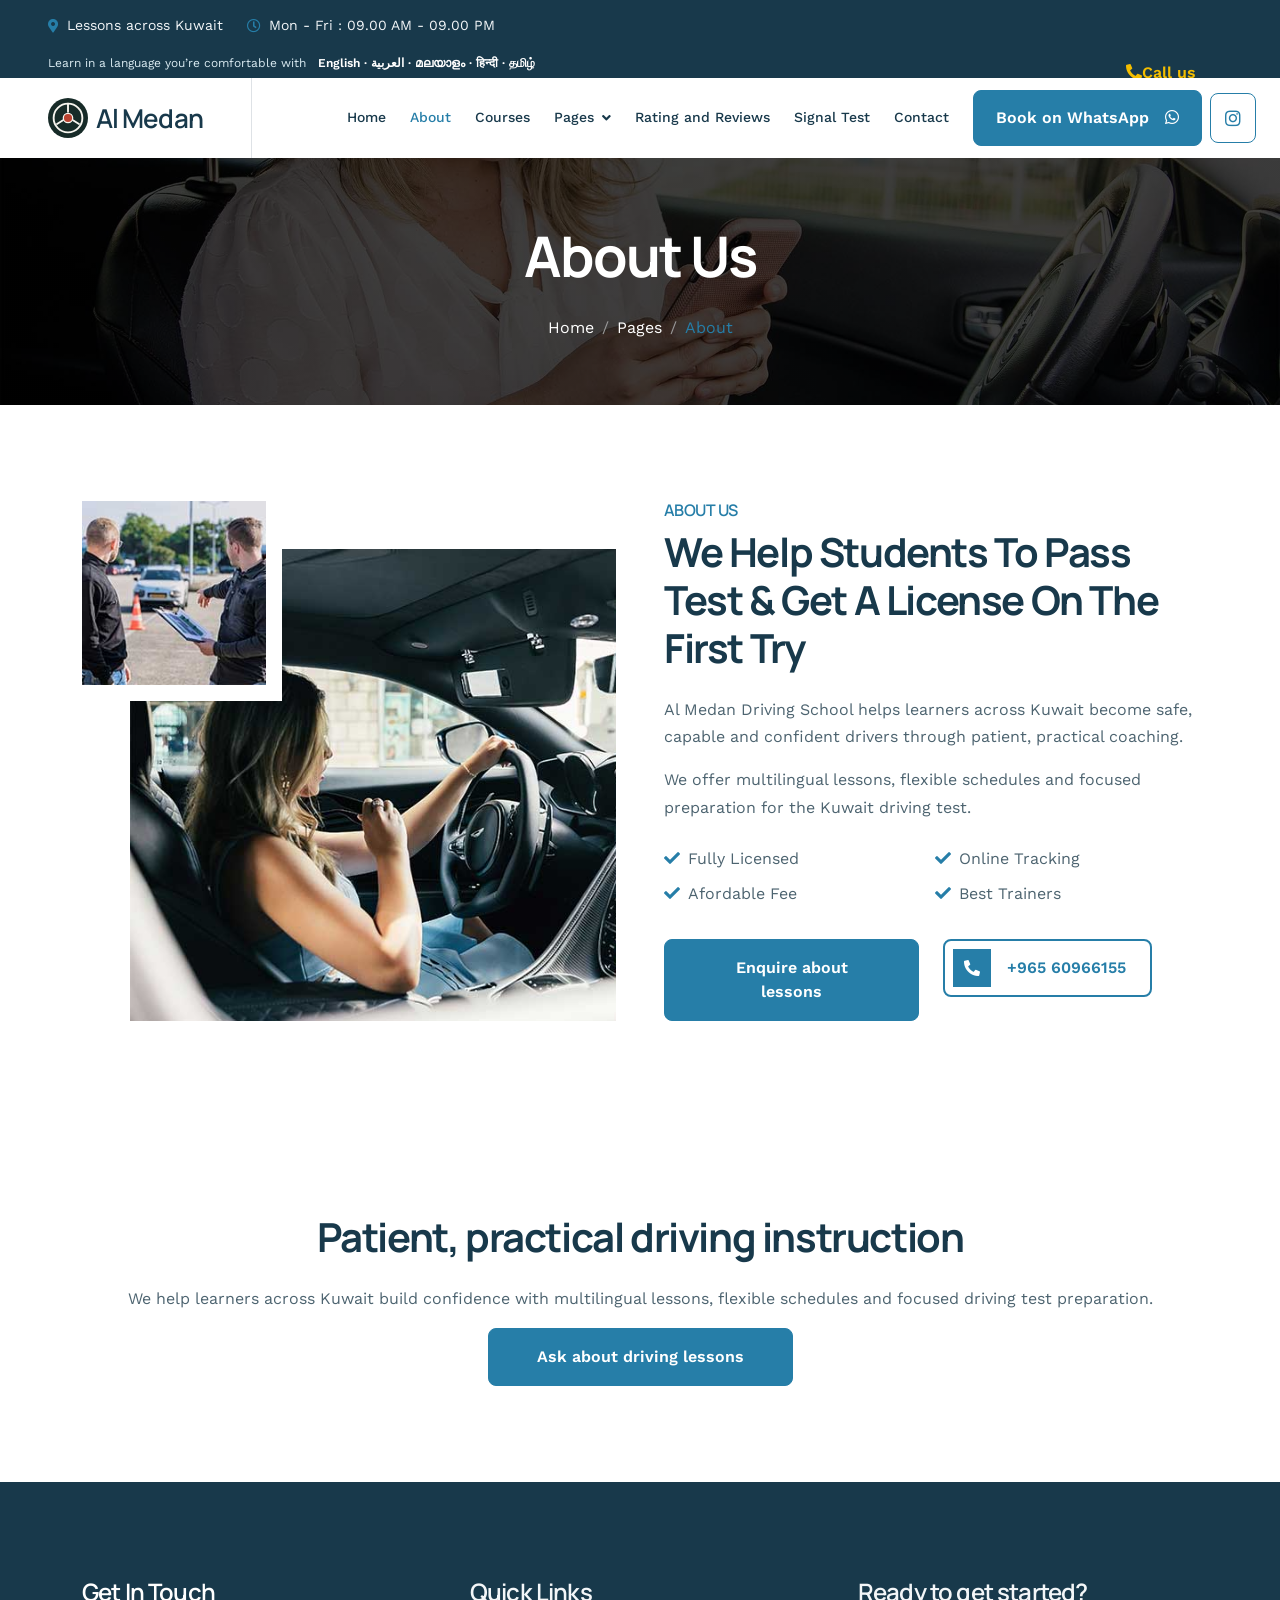
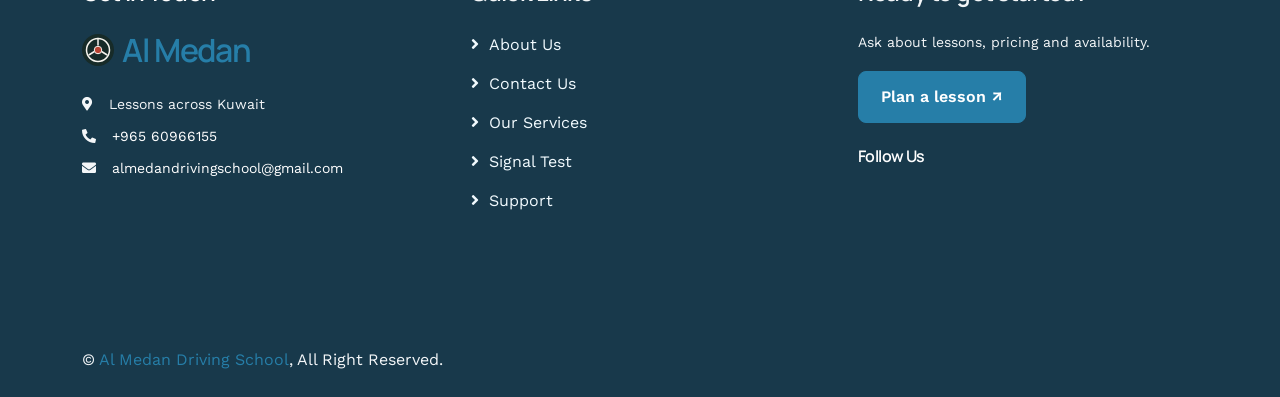
<file: about.html>
<!DOCTYPE html>
<html lang="en">

<head>
    <meta charset="utf-8">
    <meta name="description" content="Learn about Al Medan Driving School: multilingual driving lessons and practical coaching across Kuwait, including Salmiya, Fahaheel and Hawally.">
    <title>About Al Medan Driving School | Kuwait</title>
    <meta content="width=device-width, initial-scale=1.0" name="viewport">
    <link rel="canonical" href="https://almedandrivingschool.com/about.html">
    

    <!-- Favicon -->
    <link rel="icon" type="image/svg+xml" href="img/logo-mark.svg">

    <!-- Google Web Fonts -->
    <link rel="preconnect" href="https://fonts.googleapis.com">
    <link rel="preconnect" href="https://fonts.gstatic.com" crossorigin>
    <link href="https://fonts.googleapis.com/css2?family=Manrope:wght@400;500;600;700;800&family=Work+Sans:wght@400;500;600;700&display=swap" rel="stylesheet"> 

    <!-- Icon Font Stylesheet -->
    <link href="https://cdnjs.cloudflare.com/ajax/libs/font-awesome/5.10.0/css/all.min.css" rel="stylesheet">
    <link href="https://cdn.jsdelivr.net/npm/bootstrap-icons@1.4.1/font/bootstrap-icons.css" rel="stylesheet">

    <!-- Libraries Stylesheet -->
    <link href="lib/animate/animate.min.css" rel="stylesheet">
    <link href="lib/owlcarousel/assets/owl.carousel.min.css" rel="stylesheet">

    <!-- Customized Bootstrap Stylesheet -->
    <link href="css/bootstrap.min.css" rel="stylesheet">

    <!-- Template Stylesheet -->
    <link href="css/style.css" rel="stylesheet">
</head>

<body>
    <a class="skip-link" href="#main-content">Skip to content</a>
    


    <!-- Topbar Start -->
    <div class="container-fluid bg-dark text-light p-0">
        <div class="topbar-row row gx-0 d-flex">
            <div class="col-lg-7 px-5 text-start">
                <div class="h-100 d-inline-flex align-items-center me-4">
                    <small class="fa fa-map-marker-alt text-primary me-2"></small>
                    <small>Lessons across Kuwait</small>
                </div>
                <div class="h-100 d-inline-flex align-items-center">
                    <small class="far fa-clock text-primary me-2"></small>
                    <small>Mon - Fri : 09.00 AM - 09.00 PM</small>
                </div>
                <div class="topbar-languages">
                    <span>Learn in a language you’re comfortable with</span>
                    <strong>English · العربية · മലയാളം · हिन्दी · தமிழ்</strong>
                </div>
            </div>
            <div class="col-lg-5 px-5 text-end">
                <div class="h-100 d-inline-flex align-items-center me-4">
                    <a class="topbar-call btn btn-link" href="tel:+96560966155"><i class="fa fa-phone-alt" aria-hidden="true"></i><span>Call us</span></a>
                </div>
                <div class="h-100 d-inline-flex align-items-center mx-n2">
                    
                    
                    
                    
                </div>
            </div>
        </div>
    </div>
    <!-- Topbar End -->


    <!-- Navbar Start -->
    <nav class="navbar navbar-expand-lg bg-white navbar-light sticky-top p-0">
        <a href="index.html" class="navbar-brand d-flex align-items-center border-end px-4 px-lg-5">
            <img src="img/logo-mark.svg" width="40" height="40" class="me-2" alt=""><h2 class="m-0">Al Medan</h2>
        </a>
        <button type="button" class="navbar-toggler me-4" data-bs-toggle="collapse" data-bs-target="#navbarCollapse" aria-controls="navbarCollapse" aria-expanded="false" aria-label="Toggle navigation">
            <span class="navbar-toggler-icon"></span>
        </button>
        <div class="collapse navbar-collapse" id="navbarCollapse">
            <div class="navbar-nav ms-auto p-4 p-lg-0">
                <a href="index.html" class="nav-item nav-link">Home</a>
                <a href="about.html" class="nav-item nav-link active" aria-current="page">About</a>
                <a href="courses.html" class="nav-item nav-link">Courses</a>
                <div class="nav-item dropdown">
                    <a href="#" class="nav-link dropdown-toggle" data-bs-toggle="dropdown">Pages</a>
                    <div class="dropdown-menu bg-light m-0">
                        <a href="appointment.html" class="dropdown-item">Appointment</a>
                        <a href="team.html" class="dropdown-item">Our Team</a>
                    </div>
                </div>
                <a href="testimonial.html" class="nav-item nav-link">Rating and Reviews</a>
                <a href="https://ttd.moi.gov.kw/ttd/selectLang.do" class="nav-item nav-link" target="_blank" rel="noopener noreferrer">Signal Test</a>
                <a href="contact.html" class="nav-item nav-link">Contact</a>
            </div>
            <div class="navbar-contact-links d-none d-lg-flex align-items-center">
                <a href="https://wa.me/96560966155" class="btn btn-primary py-4 px-lg-5">Book on WhatsApp<i class="fab fa-whatsapp ms-3"></i></a>
                <a href="https://www.instagram.com/almedan_drivingschool_kuwait/" class="btn btn-outline-primary instagram-link" aria-label="Visit Al Medan on Instagram" title="Instagram"><i class="fab fa-instagram" aria-hidden="true"></i></a>
            </div>
        </div>
    </nav>
    <!-- Navbar End -->


    <main id="main-content">
<!-- Page Header Start -->
    <div class="container-fluid page-header py-6 my-6 mt-0 wow fadeIn" data-wow-delay="0.1s">
        <div class="container text-center">
            <h1 class="display-4 text-white animated slideInDown mb-4">About Us</h1>
            <nav aria-label="breadcrumb animated slideInDown">
                <ol class="breadcrumb justify-content-center mb-0">
                    <li class="breadcrumb-item"><a class="text-white" href="#">Home</a></li>
                    <li class="breadcrumb-item"><a class="text-white" href="#">Pages</a></li>
                    <li class="breadcrumb-item text-primary active" aria-current="page">About</li>
                </ol>
            </nav>
        </div>
    </div>
    <!-- Page Header End -->


    <!-- About Start -->
    <div class="container-xxl py-6">
        <div class="container">
            <div class="row g-5">
                <div class="col-lg-6 wow fadeInUp" data-wow-delay="0.1s">
                    <div class="position-relative overflow-hidden ps-5 pt-5 h-100" style="min-height: 400px;">
                        <img class="position-absolute w-100 h-100" src="img/about-1.jpg" alt="" style="object-fit: cover;">
                        <img class="position-absolute top-0 start-0 bg-white pe-3 pb-3" src="img/about-2.jpg" alt="" style="width: 200px; height: 200px;">
                    </div>
                </div>
                <div class="col-lg-6 wow fadeInUp" data-wow-delay="0.5s">
                    <div class="h-100">
                        <h6 class="text-primary text-uppercase mb-2">About Us</h6>
                        <h1 class="display-6 mb-4">We Help Students To Pass Test & Get A License On The First Try</h1>
                        <p>Al Medan Driving School helps learners across Kuwait become safe, capable and confident drivers through patient, practical coaching.</p>
                        <p class="mb-4">We offer multilingual lessons, flexible schedules and focused preparation for the Kuwait driving test.</p>
                        <div class="row g-2 mb-4 pb-2">
                            <div class="col-sm-6">
                                <i class="fa fa-check text-primary me-2"></i>Fully Licensed
                            </div>
                            <div class="col-sm-6">
                                <i class="fa fa-check text-primary me-2"></i>Online Tracking
                            </div>
                            <div class="col-sm-6">
                                <i class="fa fa-check text-primary me-2"></i>Afordable Fee 
                            </div>
                            <div class="col-sm-6">
                                <i class="fa fa-check text-primary me-2"></i>Best Trainers
                            </div>
                        </div>
                        <div class="row g-4">
                            <div class="col-sm-6">
                                <a class="btn btn-primary py-3 px-5" href="appointment.html">Enquire about lessons</a>
                            </div>
                            <div class="col-sm-6">
                                <a class="d-inline-flex align-items-center btn btn-outline-primary border-2 p-2" href="tel:+96560966155">
                                    <span class="flex-shrink-0 btn-square bg-primary">
                                        <i class="fa fa-phone-alt text-white"></i>
                                    </span>
                                    <span class="px-3">+965 60966155</span>
                                </a>
                            </div>
                        </div>
                    </div>
                </div>
            </div>
        </div>
    </div>
    <!-- About End -->


    <!-- Driving instruction -->
    <div class="container-xxl py-6">
        <div class="container text-center">
            <h2 class="display-6 mb-4">Patient, practical driving instruction</h2>
            <p>We help learners across Kuwait build confidence with multilingual lessons, flexible schedules and focused driving test preparation.</p>
            <a class="btn btn-primary py-3 px-5" href="contact.html">Ask about driving lessons</a>
        </div>
    </div>


    </main>
<!-- Footer Start -->
    <div class="container-fluid bg-dark text-light footer my-6 mb-0 py-6 wow fadeIn" data-wow-delay="0.1s">
        <div class="container">
            <div class="row g-5">
                <div class="col-lg-4 col-md-6">
                    <h4 class="text-white mb-4">Get In Touch</h4>
                    <h2 class="text-primary mb-4 d-flex align-items-center gap-2"><img src="img/logo-mark.svg" width="32" height="32" alt="">Al Medan</h2>
                    <p class="mb-2"><i class="fa fa-map-marker-alt me-3"></i>Lessons across Kuwait</p>
                    <p class="mb-2"><i class="fa fa-phone-alt me-3"></i><a href="tel:+96560966155">+965 60966155</a></p>
                    <p class="mb-2"><i class="fa fa-envelope me-3"></i><a href="mailto:almedandrivingschool@gmail.com">almedandrivingschool@gmail.com</a></p>
                </div>
                <div class="col-lg-4 col-md-6">
                    <h4 class="text-light mb-4">Quick Links</h4>
                    <a class="btn btn-link" href="about.html">About Us</a>
                    <a class="btn btn-link" href="contact.html">Contact Us</a>
                    <a class="btn btn-link" href="courses.html">Our Services</a>
                    <a class="btn btn-link" href="https://ttd.moi.gov.kw/ttd/selectLang.do" target="_blank" rel="noopener noreferrer">Signal Test</a>
                    
                    <a class="btn btn-link" href="contact.html">Support</a>
                </div>
                <div class="col-lg-4 col-md-6">
                    <h4 class="text-light mb-4">Ready to get started?</h4><p>Ask about lessons, pricing and availability.</p><a class="btn btn-primary" href="appointment.html">Plan a lesson ↗</a>
                    <h6 class="text-white mt-4 mb-3">Follow Us</h6>
                    <div class="d-flex pt-2">
                        
                        
                        
                        
                    </div>
                </div>
            </div>
        </div>
    </div>
    <!-- Footer End -->


    <!-- Copyright Start -->
    <div class="container-fluid copyright text-light py-4 wow fadeIn" data-wow-delay="0.1s">
        <div class="container">
            <div class="row">
                <div class="col-12 text-center text-md-start">
                    &copy; <a href="index.html">Al Medan Driving School</a>, All Right Reserved.
                </div>
            </div>
        </div>
    </div>
    <!-- Copyright End -->


<div class="mobile-contact"><a href="tel:+96560966155"><i class="fa fa-phone-alt" aria-hidden="true"></i> Call us</a><a href="https://wa.me/96560966155?text=Hello%20Al%20Medan%2C%20I%20want%20to%20book%20a%20driving%20lesson"><i class="fab fa-whatsapp" aria-hidden="true"></i> WhatsApp us</a><a class="instagram-link" href="https://www.instagram.com/almedan_drivingschool_kuwait/" aria-label="Visit Al Medan on Instagram" title="Instagram"><i class="fab fa-instagram" aria-hidden="true"></i></a></div>
    <!-- Back to Top -->
    <a href="#" aria-label="Back to top" class="btn btn-lg btn-primary btn-lg-square back-to-top"><i class="bi bi-arrow-up"></i></a>


    <!-- JavaScript Libraries -->
    <script src="https://code.jquery.com/jquery-3.4.1.min.js"></script>
    <script src="https://cdn.jsdelivr.net/npm/bootstrap@5.0.0/dist/js/bootstrap.bundle.min.js"></script>
    <script src="lib/wow/wow.min.js"></script>
    <script src="lib/easing/easing.min.js"></script>
    <script src="lib/waypoints/waypoints.min.js"></script>
    <script src="lib/owlcarousel/owl.carousel.min.js"></script>

    <!-- Template Javascript -->
    <script src="js/main.js"></script>
</body>

</html>
</file>
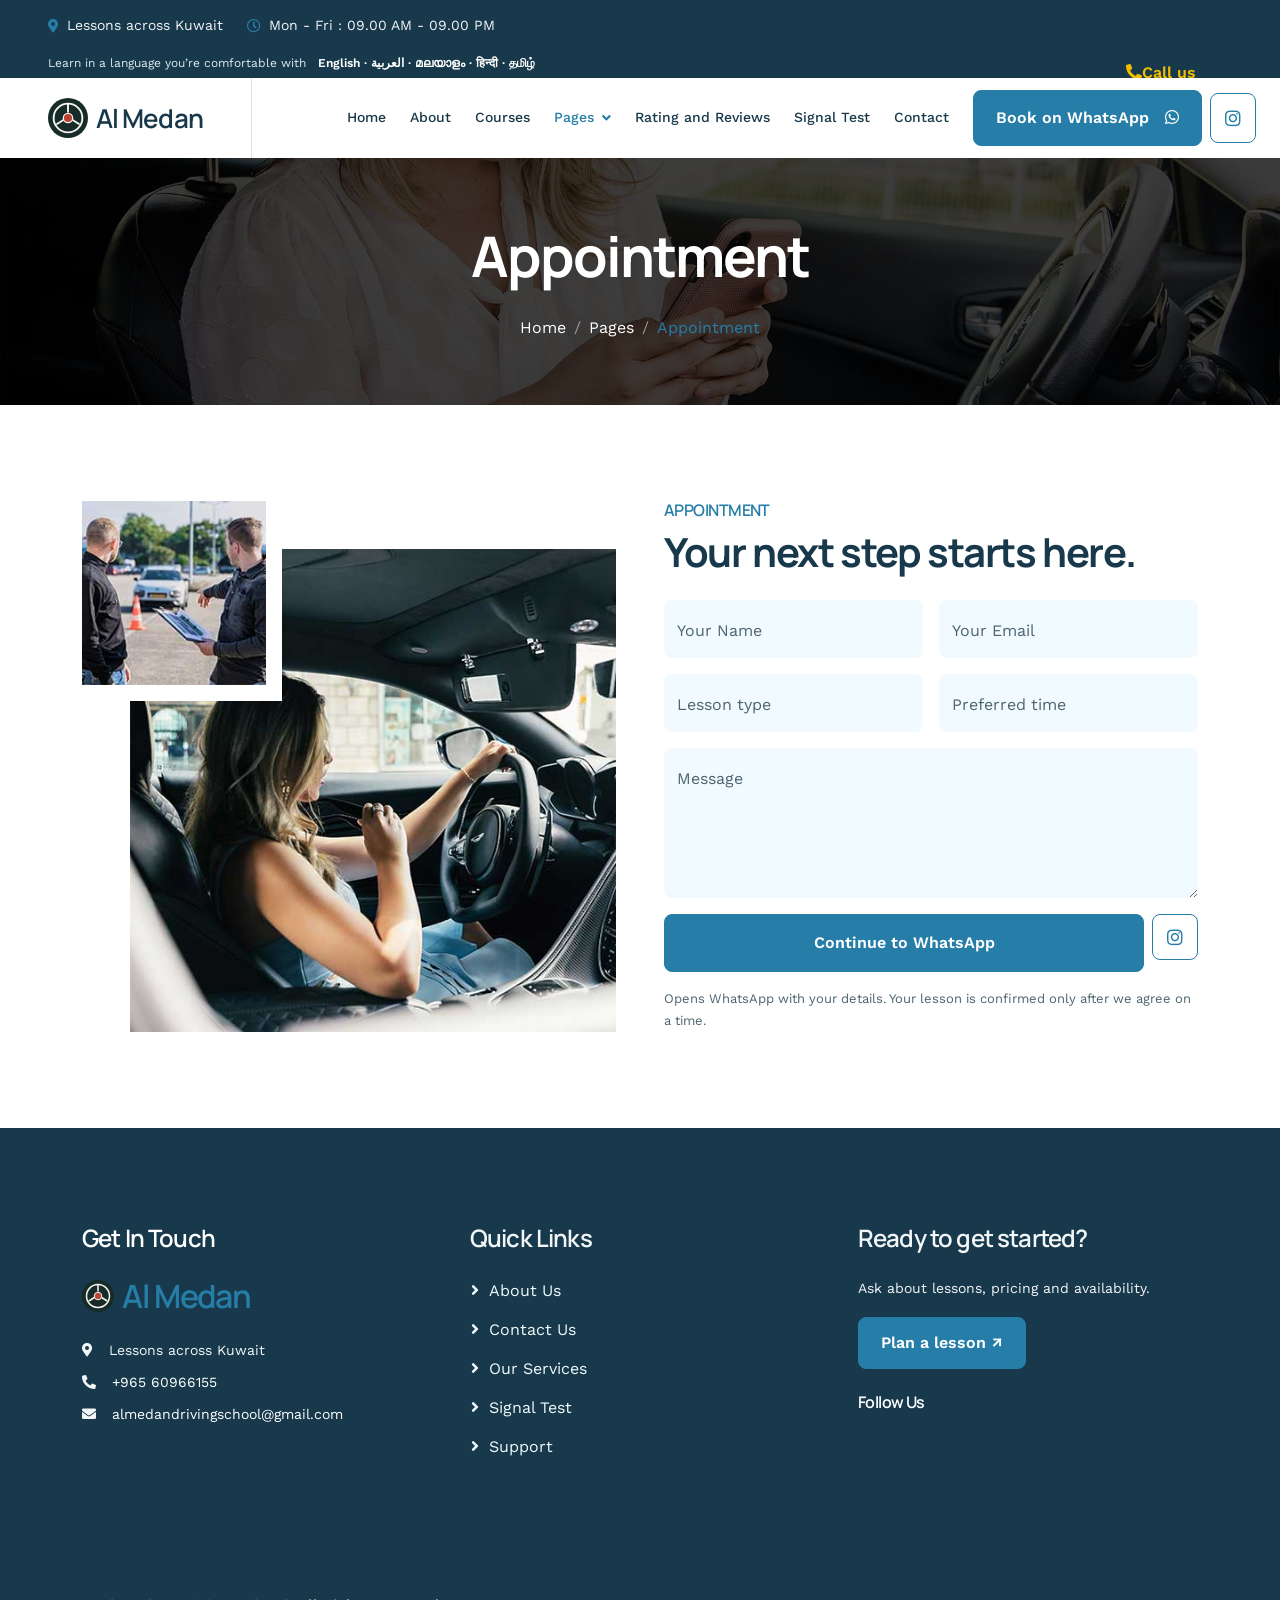
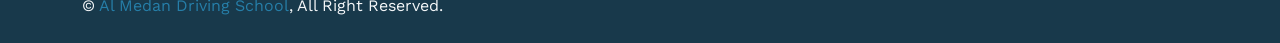
<file: appointment.html>
<!DOCTYPE html>
<html lang="en">

<head>
    <meta charset="utf-8">
    <meta name="description" content="Book driving lessons in Kuwait with Al Medan Driving School. Ask about availability in Salmiya, Fahaheel, Mangaf, Mahboula, Salwa and your area.">
    <title>Book a Driving Lesson | Al Medan</title>
    <meta content="width=device-width, initial-scale=1.0" name="viewport">
    <link rel="canonical" href="https://almedandrivingschool.com/appointment.html">
    

    <!-- Favicon -->
    <link rel="icon" type="image/svg+xml" href="img/logo-mark.svg">

    <!-- Google Web Fonts -->
    <link rel="preconnect" href="https://fonts.googleapis.com">
    <link rel="preconnect" href="https://fonts.gstatic.com" crossorigin>
    <link href="https://fonts.googleapis.com/css2?family=Manrope:wght@400;500;600;700;800&family=Work+Sans:wght@400;500;600;700&display=swap" rel="stylesheet"> 

    <!-- Icon Font Stylesheet -->
    <link href="https://cdnjs.cloudflare.com/ajax/libs/font-awesome/5.10.0/css/all.min.css" rel="stylesheet">
    <link href="https://cdn.jsdelivr.net/npm/bootstrap-icons@1.4.1/font/bootstrap-icons.css" rel="stylesheet">

    <!-- Libraries Stylesheet -->
    <link href="lib/animate/animate.min.css" rel="stylesheet">
    <link href="lib/owlcarousel/assets/owl.carousel.min.css" rel="stylesheet">

    <!-- Customized Bootstrap Stylesheet -->
    <link href="css/bootstrap.min.css" rel="stylesheet">

    <!-- Template Stylesheet -->
    <link href="css/style.css" rel="stylesheet">
</head>

<body>
    <a class="skip-link" href="#main-content">Skip to content</a>
    


    <!-- Topbar Start -->
    <div class="container-fluid bg-dark text-light p-0">
        <div class="topbar-row row gx-0 d-flex">
            <div class="col-lg-7 px-5 text-start">
                <div class="h-100 d-inline-flex align-items-center me-4">
                    <small class="fa fa-map-marker-alt text-primary me-2"></small>
                    <small>Lessons across Kuwait</small>
                </div>
                <div class="h-100 d-inline-flex align-items-center">
                    <small class="far fa-clock text-primary me-2"></small>
                    <small>Mon - Fri : 09.00 AM - 09.00 PM</small>
                </div>
                <div class="topbar-languages">
                    <span>Learn in a language you’re comfortable with</span>
                    <strong>English · العربية · മലയാളം · हिन्दी · தமிழ்</strong>
                </div>
            </div>
            <div class="col-lg-5 px-5 text-end">
                <div class="h-100 d-inline-flex align-items-center me-4">
                    <a class="topbar-call btn btn-link" href="tel:+96560966155"><i class="fa fa-phone-alt" aria-hidden="true"></i><span>Call us</span></a>
                </div>
                <div class="h-100 d-inline-flex align-items-center mx-n2">
                    
                    
                    
                    
                </div>
            </div>
        </div>
    </div>
    <!-- Topbar End -->


    <!-- Navbar Start -->
    <nav class="navbar navbar-expand-lg bg-white navbar-light sticky-top p-0">
        <a href="index.html" class="navbar-brand d-flex align-items-center border-end px-4 px-lg-5">
            <img src="img/logo-mark.svg" width="40" height="40" class="me-2" alt=""><h2 class="m-0">Al Medan</h2>
        </a>
        <button type="button" class="navbar-toggler me-4" data-bs-toggle="collapse" data-bs-target="#navbarCollapse" aria-controls="navbarCollapse" aria-expanded="false" aria-label="Toggle navigation">
            <span class="navbar-toggler-icon"></span>
        </button>
        <div class="collapse navbar-collapse" id="navbarCollapse">
            <div class="navbar-nav ms-auto p-4 p-lg-0">
                <a href="index.html" class="nav-item nav-link">Home</a>
                <a href="about.html" class="nav-item nav-link">About</a>
                <a href="courses.html" class="nav-item nav-link">Courses</a>
                <div class="nav-item dropdown">
                    <a href="#" class="nav-link dropdown-toggle active" data-bs-toggle="dropdown">Pages</a>
                    <div class="dropdown-menu bg-light m-0">
                        <a href="appointment.html" class="dropdown-item active">Appointment</a>
                        <a href="team.html" class="dropdown-item">Our Team</a>
                    </div>
                </div>
                <a href="testimonial.html" class="nav-item nav-link">Rating and Reviews</a>
                <a href="https://ttd.moi.gov.kw/ttd/selectLang.do" class="nav-item nav-link" target="_blank" rel="noopener noreferrer">Signal Test</a>
                <a href="contact.html" class="nav-item nav-link">Contact</a>
            </div>
            <div class="navbar-contact-links d-none d-lg-flex align-items-center">
                <a href="https://wa.me/96560966155" class="btn btn-primary py-4 px-lg-5">Book on WhatsApp<i class="fab fa-whatsapp ms-3"></i></a>
                <a href="https://www.instagram.com/almedan_drivingschool_kuwait/" class="btn btn-outline-primary instagram-link" aria-label="Visit Al Medan on Instagram" title="Instagram"><i class="fab fa-instagram" aria-hidden="true"></i></a>
            </div>
        </div>
    </nav>
    <!-- Navbar End -->


    <main id="main-content">
<!-- Page Header Start -->
    <div class="container-fluid page-header py-6 my-6 mt-0 wow fadeIn" data-wow-delay="0.1s">
        <div class="container text-center">
            <h1 class="display-4 text-white animated slideInDown mb-4">Appointment</h1>
            <nav aria-label="breadcrumb animated slideInDown">
                <ol class="breadcrumb justify-content-center mb-0">
                    <li class="breadcrumb-item"><a class="text-white" href="#">Home</a></li>
                    <li class="breadcrumb-item"><a class="text-white" href="#">Pages</a></li>
                    <li class="breadcrumb-item text-primary active" aria-current="page">Appointment</li>
                </ol>
            </nav>
        </div>
    </div>
    <!-- Page Header End -->


    <!-- Appointment Start -->
    <div class="container-xxl py-6">
        <div class="container">
            <div class="row g-5">
                <div class="col-lg-6 wow fadeInUp" data-wow-delay="0.1s">
                    <div class="position-relative overflow-hidden ps-5 pt-5 h-100" style="min-height: 400px;">
                        <img class="position-absolute w-100 h-100" src="img/about-1.jpg" alt="" style="object-fit: cover;">
                        <img class="position-absolute top-0 start-0 bg-white pe-3 pb-3" src="img/about-2.jpg" alt="" style="width: 200px; height: 200px;">
                    </div>
                </div>
                <div class="col-lg-6 wow fadeInUp" data-wow-delay="0.5s">
                    <h6 class="text-primary text-uppercase mb-2">Appointment</h6>
                    <h1 class="display-6 mb-4">Your next step starts here.</h1>
                    <form class="enquiry-form">
                        <div class="row g-3">
                            <div class="col-sm-6">
                                <div class="form-floating">
                                    <input type="text" class="form-control border-0 bg-light" id="gname" required autocomplete="name" maxlength="100" placeholder="Your name">
                                    <label for="gname">Your Name</label>
                                </div>
                            </div>
                            <div class="col-sm-6">
                                <div class="form-floating">
                                    <input autocomplete="email" type="email" class="form-control border-0 bg-light" id="gmail" placeholder="Your email">
                                    <label for="gmail">Your Email</label>
                                </div>
                            </div>
                            <div class="col-sm-6">
                                <div class="form-floating">
                                    <input type="text" class="form-control border-0 bg-light" id="cname" placeholder="Lesson type">
                                    <label for="cname">Lesson type</label>
                                </div>
                            </div>
                            <div class="col-sm-6">
                                <div class="form-floating">
                                    <input type="text" class="form-control border-0 bg-light" id="cage" placeholder="Preferred time">
                                    <label for="cage">Preferred time</label>
                                </div>
                            </div>
                            <div class="col-12">
                                <div class="form-floating">
                                    <textarea class="form-control border-0 bg-light" placeholder="Leave a message here" id="message" style="height: 150px"></textarea>
                                    <label for="message">Message</label>
                                </div>
                            </div>
                            <div class="col-12 d-flex gap-2">
                                <button class="btn btn-primary flex-grow-1 py-3" type="submit">Continue to WhatsApp</button>
                                <a class="btn btn-outline-primary instagram-link" href="https://www.instagram.com/almedan_drivingschool_kuwait/" aria-label="Visit Al Medan on Instagram" title="Instagram"><i class="fab fa-instagram" aria-hidden="true"></i></a>
                            </div>
                        </div>
                    <p class="form-note mt-3 mb-0">Opens WhatsApp with your details. Your lesson is confirmed only after we agree on a time.</p></form>
                </div>
            </div>
        </div>
    </div>
    <!-- Appointment End -->


    </main>
<!-- Footer Start -->
    <div class="container-fluid bg-dark text-light footer my-6 mb-0 py-6 wow fadeIn" data-wow-delay="0.1s">
        <div class="container">
            <div class="row g-5">
                <div class="col-lg-4 col-md-6">
                    <h4 class="text-white mb-4">Get In Touch</h4>
                    <h2 class="text-primary mb-4 d-flex align-items-center gap-2"><img src="img/logo-mark.svg" width="32" height="32" alt="">Al Medan</h2>
                    <p class="mb-2"><i class="fa fa-map-marker-alt me-3"></i>Lessons across Kuwait</p>
                    <p class="mb-2"><i class="fa fa-phone-alt me-3"></i><a href="tel:+96560966155">+965 60966155</a></p>
                    <p class="mb-2"><i class="fa fa-envelope me-3"></i><a href="mailto:almedandrivingschool@gmail.com">almedandrivingschool@gmail.com</a></p>
                </div>
                <div class="col-lg-4 col-md-6">
                    <h4 class="text-light mb-4">Quick Links</h4>
                    <a class="btn btn-link" href="about.html">About Us</a>
                    <a class="btn btn-link" href="contact.html">Contact Us</a>
                    <a class="btn btn-link" href="courses.html">Our Services</a>
                    <a class="btn btn-link" href="https://ttd.moi.gov.kw/ttd/selectLang.do" target="_blank" rel="noopener noreferrer">Signal Test</a>
                    
                    <a class="btn btn-link" href="contact.html">Support</a>
                </div>
                <div class="col-lg-4 col-md-6">
                    <h4 class="text-light mb-4">Ready to get started?</h4><p>Ask about lessons, pricing and availability.</p><a class="btn btn-primary" href="appointment.html">Plan a lesson ↗</a>
                    <h6 class="text-white mt-4 mb-3">Follow Us</h6>
                    <div class="d-flex pt-2">
                        
                        
                        
                        
                    </div>
                </div>
            </div>
        </div>
    </div>
    <!-- Footer End -->


    <!-- Copyright Start -->
    <div class="container-fluid copyright text-light py-4 wow fadeIn" data-wow-delay="0.1s">
        <div class="container">
            <div class="row">
                <div class="col-12 text-center text-md-start">
                    &copy; <a href="index.html">Al Medan Driving School</a>, All Right Reserved.
                </div>
            </div>
        </div>
    </div>
    <!-- Copyright End -->


<div class="mobile-contact"><a href="tel:+96560966155"><i class="fa fa-phone-alt" aria-hidden="true"></i> Call us</a><a href="https://wa.me/96560966155?text=Hello%20Al%20Medan%2C%20I%20want%20to%20book%20a%20driving%20lesson"><i class="fab fa-whatsapp" aria-hidden="true"></i> WhatsApp us</a><a class="instagram-link" href="https://www.instagram.com/almedan_drivingschool_kuwait/" aria-label="Visit Al Medan on Instagram" title="Instagram"><i class="fab fa-instagram" aria-hidden="true"></i></a></div>
    <!-- Back to Top -->
    <a href="#" aria-label="Back to top" class="btn btn-lg btn-primary btn-lg-square back-to-top"><i class="bi bi-arrow-up"></i></a>


    <!-- JavaScript Libraries -->
    <script src="https://code.jquery.com/jquery-3.4.1.min.js"></script>
    <script src="https://cdn.jsdelivr.net/npm/bootstrap@5.0.0/dist/js/bootstrap.bundle.min.js"></script>
    <script src="lib/wow/wow.min.js"></script>
    <script src="lib/easing/easing.min.js"></script>
    <script src="lib/waypoints/waypoints.min.js"></script>
    <script src="lib/owlcarousel/owl.carousel.min.js"></script>

    <!-- Template Javascript -->
    <script src="js/main.js"></script>
</body>

</html>
</file>
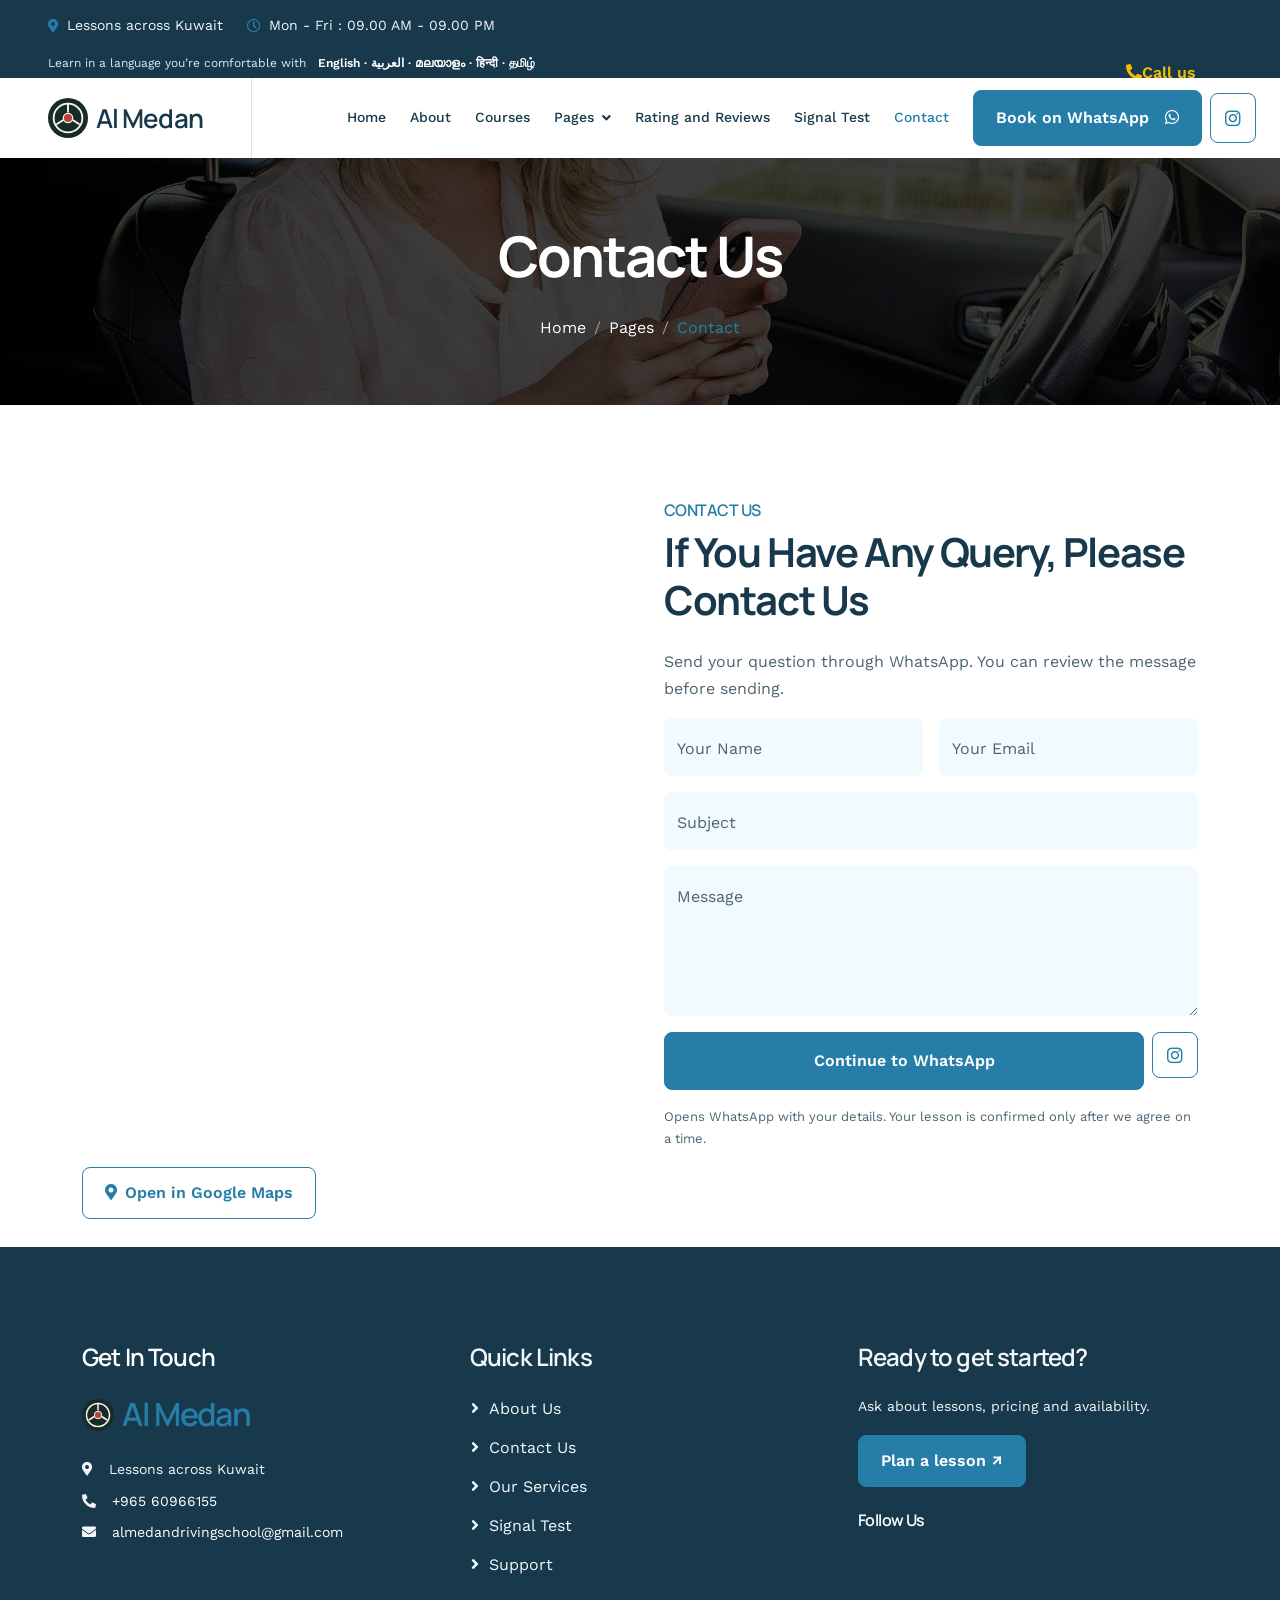
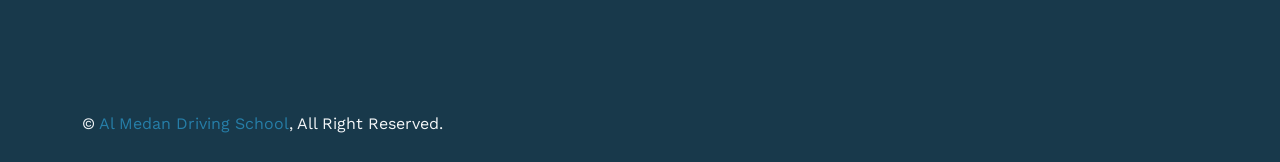
<file: contact.html>
<!DOCTYPE html>
<html lang="en">

<head>
    <meta charset="utf-8">
    <meta name="description" content="Contact Al Medan Driving School for driving lessons in Salmiya, Fahaheel, Hawally, Farwaniya, Ahmadi, Jahra and other Kuwait areas by phone or WhatsApp.">
    <title>Contact Al Medan Driving School | Kuwait</title>
    <meta content="width=device-width, initial-scale=1.0" name="viewport">
    <link rel="canonical" href="https://almedandrivingschool.com/contact.html">
    

    <!-- Favicon -->
    <link rel="icon" type="image/svg+xml" href="img/logo-mark.svg">

    <!-- Google Web Fonts -->
    <link rel="preconnect" href="https://fonts.googleapis.com">
    <link rel="preconnect" href="https://fonts.gstatic.com" crossorigin>
    <link href="https://fonts.googleapis.com/css2?family=Manrope:wght@400;500;600;700;800&family=Work+Sans:wght@400;500;600;700&display=swap" rel="stylesheet"> 

    <!-- Icon Font Stylesheet -->
    <link href="https://cdnjs.cloudflare.com/ajax/libs/font-awesome/5.10.0/css/all.min.css" rel="stylesheet">
    <link href="https://cdn.jsdelivr.net/npm/bootstrap-icons@1.4.1/font/bootstrap-icons.css" rel="stylesheet">

    <!-- Libraries Stylesheet -->
    <link href="lib/animate/animate.min.css" rel="stylesheet">
    <link href="lib/owlcarousel/assets/owl.carousel.min.css" rel="stylesheet">

    <!-- Customized Bootstrap Stylesheet -->
    <link href="css/bootstrap.min.css" rel="stylesheet">

    <!-- Template Stylesheet -->
    <link href="css/style.css" rel="stylesheet">
</head>

<body>
    <a class="skip-link" href="#main-content">Skip to content</a>
    


    <!-- Topbar Start -->
    <div class="container-fluid bg-dark text-light p-0">
        <div class="topbar-row row gx-0 d-flex">
            <div class="col-lg-7 px-5 text-start">
                <div class="h-100 d-inline-flex align-items-center me-4">
                    <small class="fa fa-map-marker-alt text-primary me-2"></small>
                    <small>Lessons across Kuwait</small>
                </div>
                <div class="h-100 d-inline-flex align-items-center">
                    <small class="far fa-clock text-primary me-2"></small>
                    <small>Mon - Fri : 09.00 AM - 09.00 PM</small>
                </div>
                <div class="topbar-languages">
                    <span>Learn in a language you’re comfortable with</span>
                    <strong>English · العربية · മലയാളം · हिन्दी · தமிழ்</strong>
                </div>
            </div>
            <div class="col-lg-5 px-5 text-end">
                <div class="h-100 d-inline-flex align-items-center me-4">
                    <a class="topbar-call btn btn-link" href="tel:+96560966155"><i class="fa fa-phone-alt" aria-hidden="true"></i><span>Call us</span></a>
                </div>
                <div class="h-100 d-inline-flex align-items-center mx-n2">
                    
                    
                    
                    
                </div>
            </div>
        </div>
    </div>
    <!-- Topbar End -->


    <!-- Navbar Start -->
    <nav class="navbar navbar-expand-lg bg-white navbar-light sticky-top p-0">
        <a href="index.html" class="navbar-brand d-flex align-items-center border-end px-4 px-lg-5">
            <img src="img/logo-mark.svg" width="40" height="40" class="me-2" alt=""><h2 class="m-0">Al Medan</h2>
        </a>
        <button type="button" class="navbar-toggler me-4" data-bs-toggle="collapse" data-bs-target="#navbarCollapse" aria-controls="navbarCollapse" aria-expanded="false" aria-label="Toggle navigation">
            <span class="navbar-toggler-icon"></span>
        </button>
        <div class="collapse navbar-collapse" id="navbarCollapse">
            <div class="navbar-nav ms-auto p-4 p-lg-0">
                <a href="index.html" class="nav-item nav-link">Home</a>
                <a href="about.html" class="nav-item nav-link">About</a>
                <a href="courses.html" class="nav-item nav-link">Courses</a>
                <div class="nav-item dropdown">
                    <a href="#" class="nav-link dropdown-toggle" data-bs-toggle="dropdown">Pages</a>
                    <div class="dropdown-menu bg-light m-0">
                        <a href="appointment.html" class="dropdown-item">Appointment</a>
                        <a href="team.html" class="dropdown-item">Our Team</a>
                    </div>
                </div>
                <a href="testimonial.html" class="nav-item nav-link">Rating and Reviews</a>
                <a href="https://ttd.moi.gov.kw/ttd/selectLang.do" class="nav-item nav-link" target="_blank" rel="noopener noreferrer">Signal Test</a>
                <a href="contact.html" class="nav-item nav-link active" aria-current="page">Contact</a>
            </div>
            <div class="navbar-contact-links d-none d-lg-flex align-items-center">
                <a href="https://wa.me/96560966155" class="btn btn-primary py-4 px-lg-5">Book on WhatsApp<i class="fab fa-whatsapp ms-3"></i></a>
                <a href="https://www.instagram.com/almedan_drivingschool_kuwait/" class="btn btn-outline-primary instagram-link" aria-label="Visit Al Medan on Instagram" title="Instagram"><i class="fab fa-instagram" aria-hidden="true"></i></a>
            </div>
        </div>
    </nav>
    <!-- Navbar End -->


    <main id="main-content">
<!-- Page Header Start -->
    <div class="container-fluid page-header py-6 my-6 mt-0 wow fadeIn" data-wow-delay="0.1s">
        <div class="container text-center">
            <h1 class="display-4 text-white animated slideInDown mb-4">Contact Us</h1>
            <nav aria-label="breadcrumb animated slideInDown">
                <ol class="breadcrumb justify-content-center mb-0">
                    <li class="breadcrumb-item"><a class="text-white" href="#">Home</a></li>
                    <li class="breadcrumb-item"><a class="text-white" href="#">Pages</a></li>
                    <li class="breadcrumb-item text-primary active" aria-current="page">Contact</li>
                </ol>
            </nav>
        </div>
    </div>
    <!-- Page Header End -->


    <!-- Contact Start -->
    <div class="container-xxl py-6">
        <div class="container">
            <div class="row g-5">
                <div class="col-lg-6 wow fadeInUp" data-wow-delay="0.1s" style="min-height: 450px;">
                    <div class="position-relative h-100">
                        <iframe class="position-relative w-100 h-100"
                        src="https://www.google.com/maps?q=29.3249683,48.0627708&amp;z=17&amp;output=embed"
                        frameborder="0" style="min-height: 450px; border:0;" allowfullscreen="" aria-hidden="false"
                        tabindex="0" title="Al Medan Driving School location on Google Maps"></iframe>
                    </div>
                    <a class="btn btn-outline-primary mt-3" href="https://www.google.com/maps/search/?api=1&amp;query=29.3249683%2C48.0627708" target="_blank" rel="noopener noreferrer">
                        <i class="fa fa-map-marker-alt me-2" aria-hidden="true"></i>Open in Google Maps
                    </a>
                </div>
                <div class="col-lg-6 wow fadeInUp" data-wow-delay="0.5s">
                    <h6 class="text-primary text-uppercase mb-2">Contact Us</h6>
                    <h1 class="display-6 mb-4">If You Have Any Query, Please Contact Us</h1>
                    <p>Send your question through WhatsApp. You can review the message before sending.</p>
                    <form class="enquiry-form">
                        <div class="row g-3">
                            <div class="col-md-6">
                                <div class="form-floating">
                                    <input type="text" class="form-control border-0 bg-light" id="name" required autocomplete="name" maxlength="100" placeholder="Your Name">
                                    <label for="name">Your Name</label>
                                </div>
                            </div>
                            <div class="col-md-6">
                                <div class="form-floating">
                                    <input autocomplete="email" type="email" class="form-control border-0 bg-light" id="email" placeholder="Your Email">
                                    <label for="email">Your Email</label>
                                </div>
                            </div>
                            <div class="col-12">
                                <div class="form-floating">
                                    <input type="text" class="form-control border-0 bg-light" id="subject" placeholder="Subject">
                                    <label for="subject">Subject</label>
                                </div>
                            </div>
                            <div class="col-12">
                                <div class="form-floating">
                                    <textarea class="form-control border-0 bg-light" placeholder="Leave a message here" id="message" style="height: 150px"></textarea>
                                    <label for="message">Message</label>
                                </div>
                            </div>
                            <div class="col-12 d-flex gap-2">
                                <button class="btn btn-primary flex-grow-1 py-3 px-5" type="submit">Continue to WhatsApp</button>
                                <a class="btn btn-outline-primary instagram-link" href="https://www.instagram.com/almedan_drivingschool_kuwait/" aria-label="Visit Al Medan on Instagram" title="Instagram"><i class="fab fa-instagram" aria-hidden="true"></i></a>
                            </div>
                        </div>
                    <p class="form-note mt-3 mb-0">Opens WhatsApp with your details. Your lesson is confirmed only after we agree on a time.</p></form>
                </div>
            </div>
        </div>
    </div>
    <!-- Contact End -->


    </main>
<!-- Footer Start -->
    <div class="container-fluid bg-dark text-light footer my-6 mb-0 py-6 wow fadeIn" data-wow-delay="0.1s">
        <div class="container">
            <div class="row g-5">
                <div class="col-lg-4 col-md-6">
                    <h4 class="text-white mb-4">Get In Touch</h4>
                    <h2 class="text-primary mb-4 d-flex align-items-center gap-2"><img src="img/logo-mark.svg" width="32" height="32" alt="">Al Medan</h2>
                    <p class="mb-2"><i class="fa fa-map-marker-alt me-3"></i>Lessons across Kuwait</p>
                    <p class="mb-2"><i class="fa fa-phone-alt me-3"></i><a href="tel:+96560966155">+965 60966155</a></p>
                    <p class="mb-2"><i class="fa fa-envelope me-3"></i><a href="mailto:almedandrivingschool@gmail.com">almedandrivingschool@gmail.com</a></p>
                </div>
                <div class="col-lg-4 col-md-6">
                    <h4 class="text-light mb-4">Quick Links</h4>
                    <a class="btn btn-link" href="about.html">About Us</a>
                    <a class="btn btn-link" href="contact.html">Contact Us</a>
                    <a class="btn btn-link" href="courses.html">Our Services</a>
                    <a class="btn btn-link" href="https://ttd.moi.gov.kw/ttd/selectLang.do" target="_blank" rel="noopener noreferrer">Signal Test</a>
                    
                    <a class="btn btn-link" href="contact.html">Support</a>
                </div>
                <div class="col-lg-4 col-md-6">
                    <h4 class="text-light mb-4">Ready to get started?</h4><p>Ask about lessons, pricing and availability.</p><a class="btn btn-primary" href="appointment.html">Plan a lesson ↗</a>
                    <h6 class="text-white mt-4 mb-3">Follow Us</h6>
                    <div class="d-flex pt-2">
                        
                        
                        
                        
                    </div>
                </div>
            </div>
        </div>
    </div>
    <!-- Footer End -->


    <!-- Copyright Start -->
    <div class="container-fluid copyright text-light py-4 wow fadeIn" data-wow-delay="0.1s">
        <div class="container">
            <div class="row">
                <div class="col-12 text-center text-md-start">
                    &copy; <a href="index.html">Al Medan Driving School</a>, All Right Reserved.
                </div>
            </div>
        </div>
    </div>
    <!-- Copyright End -->


<div class="mobile-contact"><a href="tel:+96560966155"><i class="fa fa-phone-alt" aria-hidden="true"></i> Call us</a><a href="https://wa.me/96560966155?text=Hello%20Al%20Medan%2C%20I%20want%20to%20book%20a%20driving%20lesson"><i class="fab fa-whatsapp" aria-hidden="true"></i> WhatsApp us</a><a class="instagram-link" href="https://www.instagram.com/almedan_drivingschool_kuwait/" aria-label="Visit Al Medan on Instagram" title="Instagram"><i class="fab fa-instagram" aria-hidden="true"></i></a></div>
    <!-- Back to Top -->
    <a href="#" aria-label="Back to top" class="btn btn-lg btn-primary btn-lg-square back-to-top"><i class="bi bi-arrow-up"></i></a>


    <!-- JavaScript Libraries -->
    <script src="https://code.jquery.com/jquery-3.4.1.min.js"></script>
    <script src="https://cdn.jsdelivr.net/npm/bootstrap@5.0.0/dist/js/bootstrap.bundle.min.js"></script>
    <script src="lib/wow/wow.min.js"></script>
    <script src="lib/easing/easing.min.js"></script>
    <script src="lib/waypoints/waypoints.min.js"></script>
    <script src="lib/owlcarousel/owl.carousel.min.js"></script>

    <!-- Template Javascript -->
    <script src="js/main.js"></script>
</body>

</html>
</file>
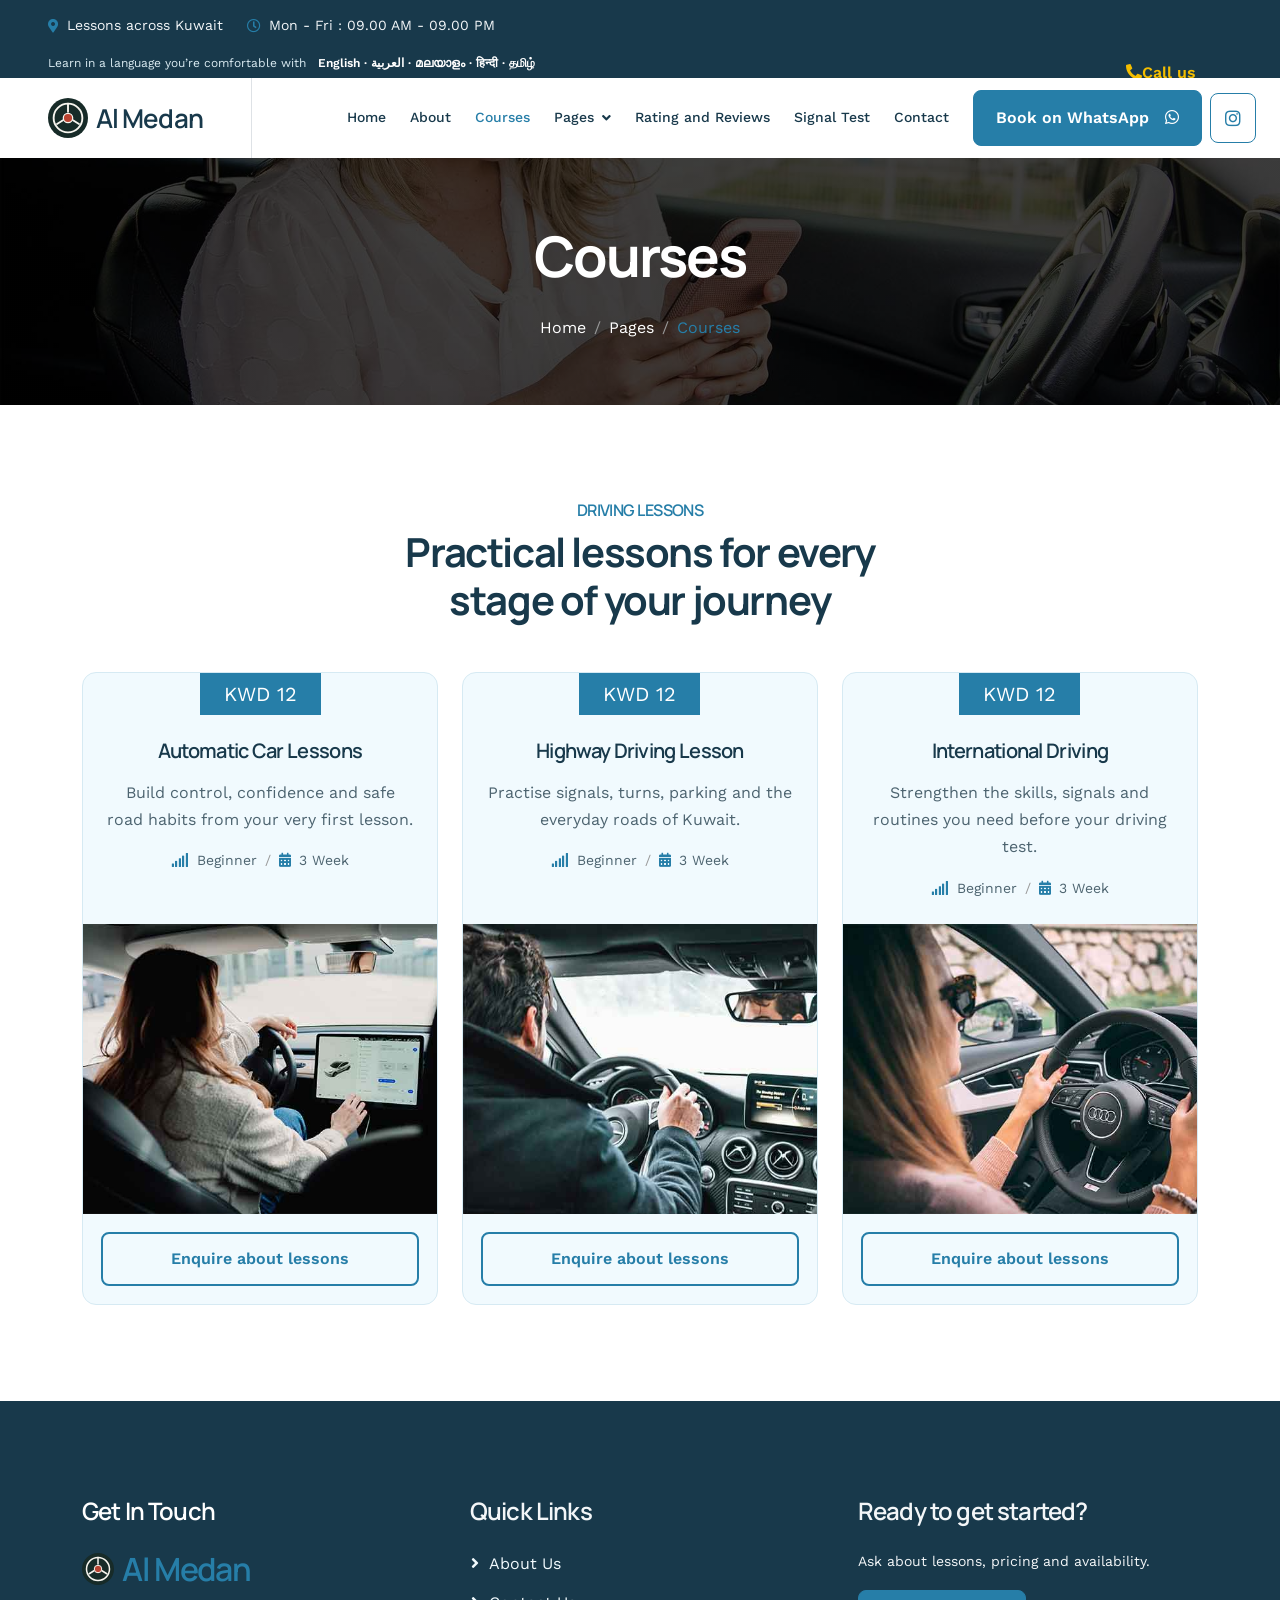
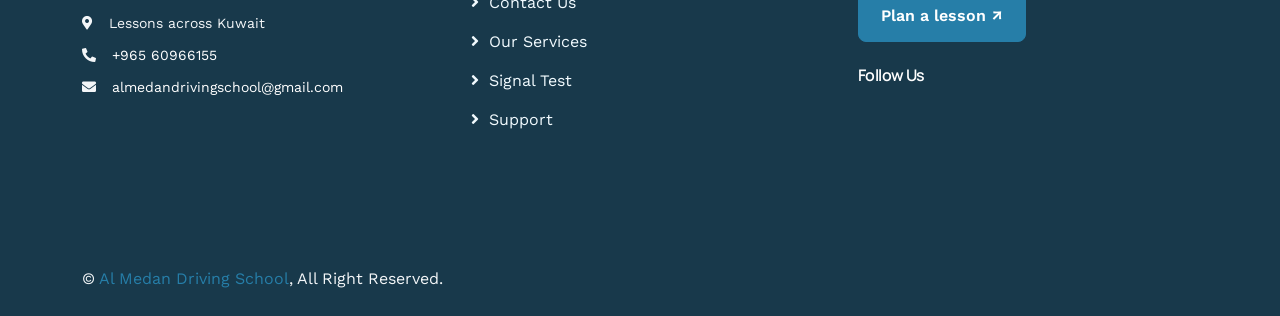
<file: courses.html>
<!DOCTYPE html>
<html lang="en">

<head>
    <meta charset="utf-8">
    <meta name="description" content="Explore driving lessons, parking practice and Kuwait driving test preparation with Al Medan Driving School, serving Salmiya, Fahaheel and across Kuwait.">
    <title>Driving Lessons | Al Medan Driving School</title>
    <meta content="width=device-width, initial-scale=1.0" name="viewport">
    <link rel="canonical" href="https://almedandrivingschool.com/courses.html">
    

    <!-- Favicon -->
    <link rel="icon" type="image/svg+xml" href="img/logo-mark.svg">

    <!-- Google Web Fonts -->
    <link rel="preconnect" href="https://fonts.googleapis.com">
    <link rel="preconnect" href="https://fonts.gstatic.com" crossorigin>
    <link href="https://fonts.googleapis.com/css2?family=Manrope:wght@400;500;600;700;800&family=Work+Sans:wght@400;500;600;700&display=swap" rel="stylesheet"> 

    <!-- Icon Font Stylesheet -->
    <link href="https://cdnjs.cloudflare.com/ajax/libs/font-awesome/5.10.0/css/all.min.css" rel="stylesheet">
    <link href="https://cdn.jsdelivr.net/npm/bootstrap-icons@1.4.1/font/bootstrap-icons.css" rel="stylesheet">

    <!-- Libraries Stylesheet -->
    <link href="lib/animate/animate.min.css" rel="stylesheet">
    <link href="lib/owlcarousel/assets/owl.carousel.min.css" rel="stylesheet">

    <!-- Customized Bootstrap Stylesheet -->
    <link href="css/bootstrap.min.css" rel="stylesheet">

    <!-- Template Stylesheet -->
    <link href="css/style.css" rel="stylesheet">
</head>

<body>
    <a class="skip-link" href="#main-content">Skip to content</a>
    


    <!-- Topbar Start -->
    <div class="container-fluid bg-dark text-light p-0">
        <div class="topbar-row row gx-0 d-flex">
            <div class="col-lg-7 px-5 text-start">
                <div class="h-100 d-inline-flex align-items-center me-4">
                    <small class="fa fa-map-marker-alt text-primary me-2"></small>
                    <small>Lessons across Kuwait</small>
                </div>
                <div class="h-100 d-inline-flex align-items-center">
                    <small class="far fa-clock text-primary me-2"></small>
                    <small>Mon - Fri : 09.00 AM - 09.00 PM</small>
                </div>
                <div class="topbar-languages">
                    <span>Learn in a language you’re comfortable with</span>
                    <strong>English · العربية · മലയാളം · हिन्दी · தமிழ்</strong>
                </div>
            </div>
            <div class="col-lg-5 px-5 text-end">
                <div class="h-100 d-inline-flex align-items-center me-4">
                    <a class="topbar-call btn btn-link" href="tel:+96560966155"><i class="fa fa-phone-alt" aria-hidden="true"></i><span>Call us</span></a>
                </div>
                <div class="h-100 d-inline-flex align-items-center mx-n2">
                    
                    
                    
                    
                </div>
            </div>
        </div>
    </div>
    <!-- Topbar End -->


    <!-- Navbar Start -->
    <nav class="navbar navbar-expand-lg bg-white navbar-light sticky-top p-0">
        <a href="index.html" class="navbar-brand d-flex align-items-center border-end px-4 px-lg-5">
            <img src="img/logo-mark.svg" width="40" height="40" class="me-2" alt=""><h2 class="m-0">Al Medan</h2>
        </a>
        <button type="button" class="navbar-toggler me-4" data-bs-toggle="collapse" data-bs-target="#navbarCollapse" aria-controls="navbarCollapse" aria-expanded="false" aria-label="Toggle navigation">
            <span class="navbar-toggler-icon"></span>
        </button>
        <div class="collapse navbar-collapse" id="navbarCollapse">
            <div class="navbar-nav ms-auto p-4 p-lg-0">
                <a href="index.html" class="nav-item nav-link">Home</a>
                <a href="about.html" class="nav-item nav-link">About</a>
                <a href="courses.html" class="nav-item nav-link active" aria-current="page">Courses</a>
                <div class="nav-item dropdown">
                    <a href="#" class="nav-link dropdown-toggle" data-bs-toggle="dropdown">Pages</a>
                    <div class="dropdown-menu bg-light m-0">
                        <a href="appointment.html" class="dropdown-item">Appointment</a>
                        <a href="team.html" class="dropdown-item">Our Team</a>
                    </div>
                </div>
                <a href="testimonial.html" class="nav-item nav-link">Rating and Reviews</a>
                <a href="https://ttd.moi.gov.kw/ttd/selectLang.do" class="nav-item nav-link" target="_blank" rel="noopener noreferrer">Signal Test</a>
                <a href="contact.html" class="nav-item nav-link">Contact</a>
            </div>
            <div class="navbar-contact-links d-none d-lg-flex align-items-center">
                <a href="https://wa.me/96560966155" class="btn btn-primary py-4 px-lg-5">Book on WhatsApp<i class="fab fa-whatsapp ms-3"></i></a>
                <a href="https://www.instagram.com/almedan_drivingschool_kuwait/" class="btn btn-outline-primary instagram-link" aria-label="Visit Al Medan on Instagram" title="Instagram"><i class="fab fa-instagram" aria-hidden="true"></i></a>
            </div>
        </div>
    </nav>
    <!-- Navbar End -->


    <main id="main-content">
<!-- Page Header Start -->
    <div class="container-fluid page-header py-6 my-6 mt-0 wow fadeIn" data-wow-delay="0.1s">
        <div class="container text-center">
            <h1 class="display-4 text-white animated slideInDown mb-4">Courses</h1>
            <nav aria-label="breadcrumb animated slideInDown">
                <ol class="breadcrumb justify-content-center mb-0">
                    <li class="breadcrumb-item"><a class="text-white" href="#">Home</a></li>
                    <li class="breadcrumb-item"><a class="text-white" href="#">Pages</a></li>
                    <li class="breadcrumb-item text-primary active" aria-current="page">Courses</li>
                </ol>
            </nav>
        </div>
    </div>
    <!-- Page Header End -->


    <!-- Courses Start -->
    <div class="container-xxl py-6">
        <div class="container">
            <div class="text-center mx-auto mb-5 wow fadeInUp" data-wow-delay="0.1s" style="max-width: 500px;">
                <h6 class="text-primary text-uppercase mb-2">Driving lessons</h6>
                <h1 class="display-6 mb-4">Practical lessons for every stage of your journey</h1>
            </div>
            <div class="row g-4 justify-content-center">
                <div class="col-lg-4 col-md-6 wow fadeInUp" data-wow-delay="0.1s">
                    <div class="courses-item d-flex flex-column bg-light overflow-hidden h-100">
                        <div class="text-center p-4 pt-0">
                            <div class="d-inline-block bg-primary text-white fs-5 py-1 px-4 mb-4">KWD 12</div>
                            <h5 class="mb-3">Automatic Car Lessons</h5>
                            <p>Build control, confidence and safe road habits from your very first lesson.</p>
                            <ol class="breadcrumb justify-content-center mb-0">
                                <li class="breadcrumb-item small"><i class="fa fa-signal text-primary me-2"></i>Beginner</li>
                                <li class="breadcrumb-item small"><i class="fa fa-calendar-alt text-primary me-2"></i>3 Week</li>
                            </ol>
                        </div>
                        <div class="position-relative mt-auto">
                            <img class="img-fluid" src="img/courses-1.jpg" alt="">
                            <div class="courses-overlay">
                                <a class="btn btn-outline-primary border-2" href="appointment.html">Enquire about lessons</a>
                            </div>
                        </div>
                    </div>
                </div>
                <div class="col-lg-4 col-md-6 wow fadeInUp" data-wow-delay="0.3s">
                    <div class="courses-item d-flex flex-column bg-light overflow-hidden h-100">
                        <div class="text-center p-4 pt-0">
                            <div class="d-inline-block bg-primary text-white fs-5 py-1 px-4 mb-4">KWD 12</div>
                            <h5 class="mb-3">Highway Driving Lesson</h5>
                            <p>Practise signals, turns, parking and the everyday roads of Kuwait.</p>
                            <ol class="breadcrumb justify-content-center mb-0">
                                <li class="breadcrumb-item small"><i class="fa fa-signal text-primary me-2"></i>Beginner</li>
                                <li class="breadcrumb-item small"><i class="fa fa-calendar-alt text-primary me-2"></i>3 Week</li>
                            </ol>
                        </div>
                        <div class="position-relative mt-auto">
                            <img class="img-fluid" src="img/courses-2.jpg" alt="">
                            <div class="courses-overlay">
                                <a class="btn btn-outline-primary border-2" href="appointment.html">Enquire about lessons</a>
                            </div>
                        </div>
                    </div>
                </div>
                <div class="col-lg-4 col-md-6 wow fadeInUp" data-wow-delay="0.5s">
                    <div class="courses-item d-flex flex-column bg-light overflow-hidden h-100">
                        <div class="text-center p-4 pt-0">
                            <div class="d-inline-block bg-primary text-white fs-5 py-1 px-4 mb-4">KWD 12</div>
                            <h5 class="mb-3">International Driving</h5>
                            <p>Strengthen the skills, signals and routines you need before your driving test.</p>
                            <ol class="breadcrumb justify-content-center mb-0">
                                <li class="breadcrumb-item small"><i class="fa fa-signal text-primary me-2"></i>Beginner</li>
                                <li class="breadcrumb-item small"><i class="fa fa-calendar-alt text-primary me-2"></i>3 Week</li>
                            </ol>
                        </div>
                        <div class="position-relative mt-auto">
                            <img class="img-fluid" src="img/courses-3.jpg" alt="">
                            <div class="courses-overlay">
                                <a class="btn btn-outline-primary border-2" href="appointment.html">Enquire about lessons</a>
                            </div>
                        </div>
                    </div>
                </div>
            </div>
        </div>
    </div>
    <!-- Courses End -->


    </main>
<!-- Footer Start -->
    <div class="container-fluid bg-dark text-light footer my-6 mb-0 py-6 wow fadeIn" data-wow-delay="0.1s">
        <div class="container">
            <div class="row g-5">
                <div class="col-lg-4 col-md-6">
                    <h4 class="text-white mb-4">Get In Touch</h4>
                    <h2 class="text-primary mb-4 d-flex align-items-center gap-2"><img src="img/logo-mark.svg" width="32" height="32" alt="">Al Medan</h2>
                    <p class="mb-2"><i class="fa fa-map-marker-alt me-3"></i>Lessons across Kuwait</p>
                    <p class="mb-2"><i class="fa fa-phone-alt me-3"></i><a href="tel:+96560966155">+965 60966155</a></p>
                    <p class="mb-2"><i class="fa fa-envelope me-3"></i><a href="mailto:almedandrivingschool@gmail.com">almedandrivingschool@gmail.com</a></p>
                </div>
                <div class="col-lg-4 col-md-6">
                    <h4 class="text-light mb-4">Quick Links</h4>
                    <a class="btn btn-link" href="about.html">About Us</a>
                    <a class="btn btn-link" href="contact.html">Contact Us</a>
                    <a class="btn btn-link" href="courses.html">Our Services</a>
                    <a class="btn btn-link" href="https://ttd.moi.gov.kw/ttd/selectLang.do" target="_blank" rel="noopener noreferrer">Signal Test</a>
                    
                    <a class="btn btn-link" href="contact.html">Support</a>
                </div>
                <div class="col-lg-4 col-md-6">
                    <h4 class="text-light mb-4">Ready to get started?</h4><p>Ask about lessons, pricing and availability.</p><a class="btn btn-primary" href="appointment.html">Plan a lesson ↗</a>
                    <h6 class="text-white mt-4 mb-3">Follow Us</h6>
                    <div class="d-flex pt-2">
                        
                        
                        
                        
                    </div>
                </div>
            </div>
        </div>
    </div>
    <!-- Footer End -->


    <!-- Copyright Start -->
    <div class="container-fluid copyright text-light py-4 wow fadeIn" data-wow-delay="0.1s">
        <div class="container">
            <div class="row">
                <div class="col-12 text-center text-md-start">
                    &copy; <a href="index.html">Al Medan Driving School</a>, All Right Reserved.
                </div>
            </div>
        </div>
    </div>
    <!-- Copyright End -->


<div class="mobile-contact"><a href="tel:+96560966155"><i class="fa fa-phone-alt" aria-hidden="true"></i> Call us</a><a href="https://wa.me/96560966155?text=Hello%20Al%20Medan%2C%20I%20want%20to%20book%20a%20driving%20lesson"><i class="fab fa-whatsapp" aria-hidden="true"></i> WhatsApp us</a><a class="instagram-link" href="https://www.instagram.com/almedan_drivingschool_kuwait/" aria-label="Visit Al Medan on Instagram" title="Instagram"><i class="fab fa-instagram" aria-hidden="true"></i></a></div>
    <!-- Back to Top -->
    <a href="#" aria-label="Back to top" class="btn btn-lg btn-primary btn-lg-square back-to-top"><i class="bi bi-arrow-up"></i></a>


    <!-- JavaScript Libraries -->
    <script src="https://code.jquery.com/jquery-3.4.1.min.js"></script>
    <script src="https://cdn.jsdelivr.net/npm/bootstrap@5.0.0/dist/js/bootstrap.bundle.min.js"></script>
    <script src="lib/wow/wow.min.js"></script>
    <script src="lib/easing/easing.min.js"></script>
    <script src="lib/waypoints/waypoints.min.js"></script>
    <script src="lib/owlcarousel/owl.carousel.min.js"></script>

    <!-- Template Javascript -->
    <script src="js/main.js"></script>
</body>

</html>
</file>
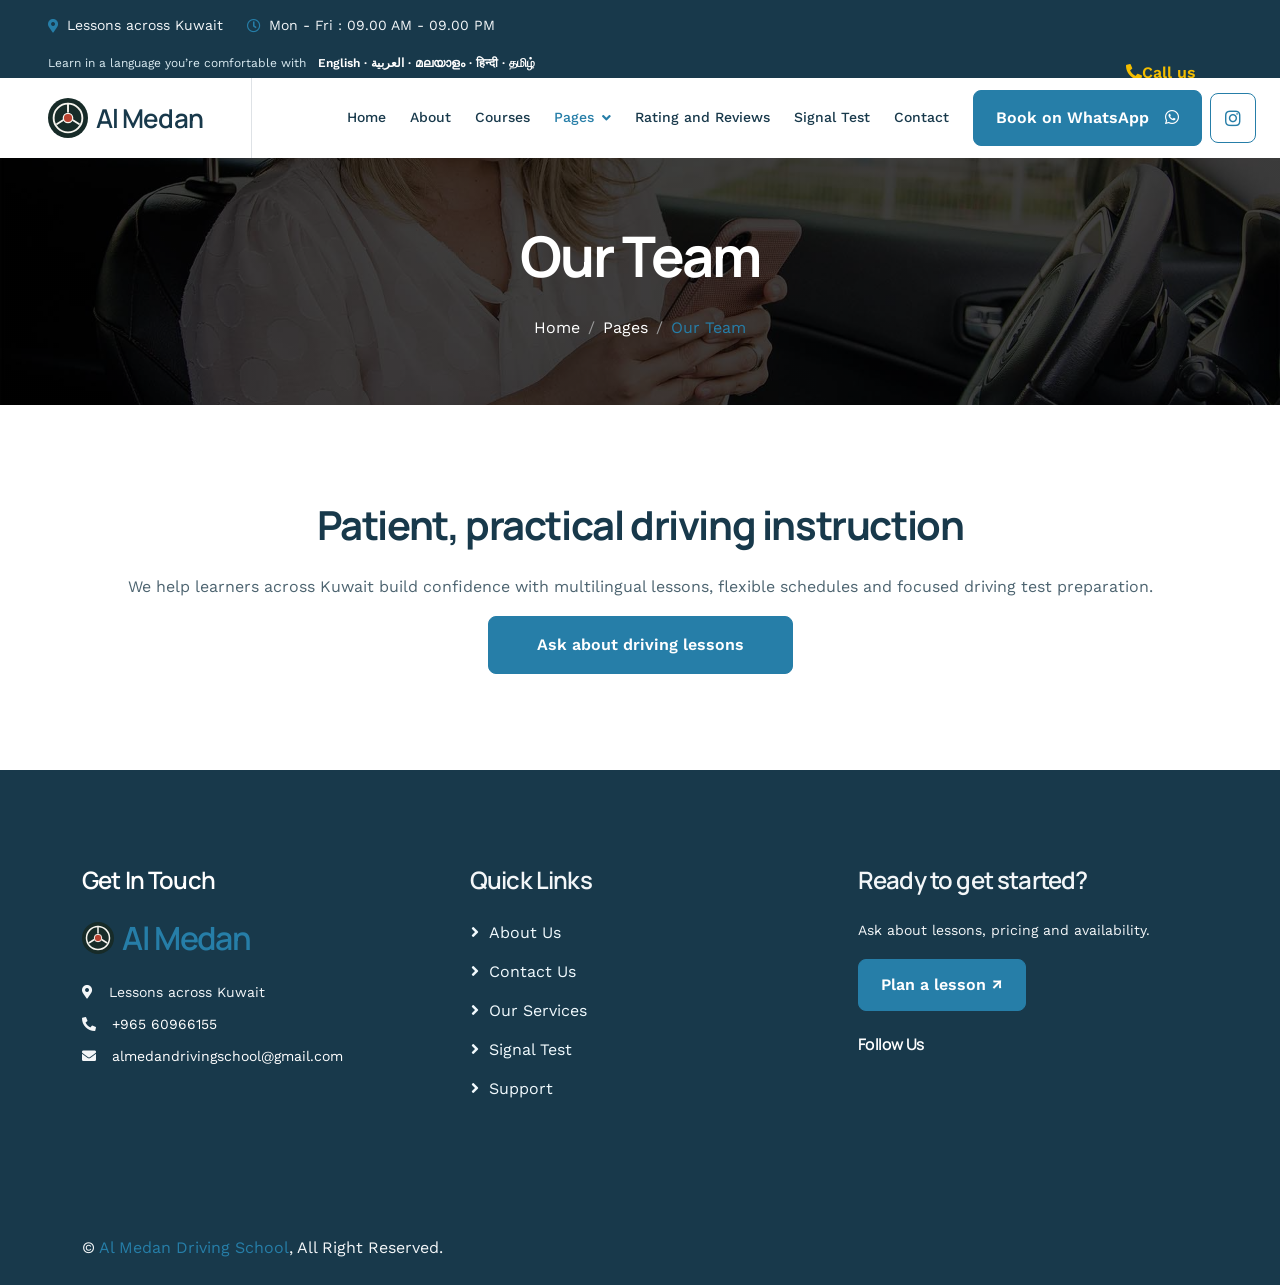
<file: team.html>
<!DOCTYPE html>
<html lang="en">

<head>
    <meta charset="utf-8">
    <meta name="description" content="Patient driving instruction with Al Medan Driving School in Kuwait. Ask about multilingual driving lessons in Salmiya, Fahaheel, Hawally and your area.">
    <title>Our Instructor | Al Medan Driving School</title>
    <meta content="width=device-width, initial-scale=1.0" name="viewport">
    <link rel="canonical" href="https://almedandrivingschool.com/team.html">
    

    <!-- Favicon -->
    <link rel="icon" type="image/svg+xml" href="img/logo-mark.svg">

    <!-- Google Web Fonts -->
    <link rel="preconnect" href="https://fonts.googleapis.com">
    <link rel="preconnect" href="https://fonts.gstatic.com" crossorigin>
    <link href="https://fonts.googleapis.com/css2?family=Manrope:wght@400;500;600;700;800&family=Work+Sans:wght@400;500;600;700&display=swap" rel="stylesheet"> 

    <!-- Icon Font Stylesheet -->
    <link href="https://cdnjs.cloudflare.com/ajax/libs/font-awesome/5.10.0/css/all.min.css" rel="stylesheet">
    <link href="https://cdn.jsdelivr.net/npm/bootstrap-icons@1.4.1/font/bootstrap-icons.css" rel="stylesheet">

    <!-- Libraries Stylesheet -->
    <link href="lib/animate/animate.min.css" rel="stylesheet">
    <link href="lib/owlcarousel/assets/owl.carousel.min.css" rel="stylesheet">

    <!-- Customized Bootstrap Stylesheet -->
    <link href="css/bootstrap.min.css" rel="stylesheet">

    <!-- Template Stylesheet -->
    <link href="css/style.css" rel="stylesheet">
</head>

<body>
    <a class="skip-link" href="#main-content">Skip to content</a>
    


    <!-- Topbar Start -->
    <div class="container-fluid bg-dark text-light p-0">
        <div class="topbar-row row gx-0 d-flex">
            <div class="col-lg-7 px-5 text-start">
                <div class="h-100 d-inline-flex align-items-center me-4">
                    <small class="fa fa-map-marker-alt text-primary me-2"></small>
                    <small>Lessons across Kuwait</small>
                </div>
                <div class="h-100 d-inline-flex align-items-center">
                    <small class="far fa-clock text-primary me-2"></small>
                    <small>Mon - Fri : 09.00 AM - 09.00 PM</small>
                </div>
                <div class="topbar-languages">
                    <span>Learn in a language you’re comfortable with</span>
                    <strong>English · العربية · മലയാളം · हिन्दी · தமிழ்</strong>
                </div>
            </div>
            <div class="col-lg-5 px-5 text-end">
                <div class="h-100 d-inline-flex align-items-center me-4">
                    <a class="topbar-call btn btn-link" href="tel:+96560966155"><i class="fa fa-phone-alt" aria-hidden="true"></i><span>Call us</span></a>
                </div>
                <div class="h-100 d-inline-flex align-items-center mx-n2">
                    
                    
                    
                    
                </div>
            </div>
        </div>
    </div>
    <!-- Topbar End -->


    <!-- Navbar Start -->
    <nav class="navbar navbar-expand-lg bg-white navbar-light sticky-top p-0">
        <a href="index.html" class="navbar-brand d-flex align-items-center border-end px-4 px-lg-5">
            <img src="img/logo-mark.svg" width="40" height="40" class="me-2" alt=""><h2 class="m-0">Al Medan</h2>
        </a>
        <button type="button" class="navbar-toggler me-4" data-bs-toggle="collapse" data-bs-target="#navbarCollapse" aria-controls="navbarCollapse" aria-expanded="false" aria-label="Toggle navigation">
            <span class="navbar-toggler-icon"></span>
        </button>
        <div class="collapse navbar-collapse" id="navbarCollapse">
            <div class="navbar-nav ms-auto p-4 p-lg-0">
                <a href="index.html" class="nav-item nav-link">Home</a>
                <a href="about.html" class="nav-item nav-link">About</a>
                <a href="courses.html" class="nav-item nav-link">Courses</a>
                <div class="nav-item dropdown">
                    <a href="#" class="nav-link dropdown-toggle active" data-bs-toggle="dropdown">Pages</a>
                    <div class="dropdown-menu bg-light m-0">
                        <a href="appointment.html" class="dropdown-item">Appointment</a>
                        <a href="team.html" class="dropdown-item active">Our Team</a>
                    </div>
                </div>
                <a href="testimonial.html" class="nav-item nav-link">Rating and Reviews</a>
                <a href="https://ttd.moi.gov.kw/ttd/selectLang.do" class="nav-item nav-link" target="_blank" rel="noopener noreferrer">Signal Test</a>
                <a href="contact.html" class="nav-item nav-link">Contact</a>
            </div>
            <div class="navbar-contact-links d-none d-lg-flex align-items-center">
                <a href="https://wa.me/96560966155" class="btn btn-primary py-4 px-lg-5">Book on WhatsApp<i class="fab fa-whatsapp ms-3"></i></a>
                <a href="https://www.instagram.com/almedan_drivingschool_kuwait/" class="btn btn-outline-primary instagram-link" aria-label="Visit Al Medan on Instagram" title="Instagram"><i class="fab fa-instagram" aria-hidden="true"></i></a>
            </div>
        </div>
    </nav>
    <!-- Navbar End -->


    <main id="main-content">
<!-- Page Header Start -->
    <div class="container-fluid page-header py-6 my-6 mt-0 wow fadeIn" data-wow-delay="0.1s">
        <div class="container text-center">
            <h1 class="display-4 text-white animated slideInDown mb-4">Our Team</h1>
            <nav aria-label="breadcrumb animated slideInDown">
                <ol class="breadcrumb justify-content-center mb-0">
                    <li class="breadcrumb-item"><a class="text-white" href="#">Home</a></li>
                    <li class="breadcrumb-item"><a class="text-white" href="#">Pages</a></li>
                    <li class="breadcrumb-item text-primary active" aria-current="page">Our Team</li>
                </ol>
            </nav>
        </div>
    </div>
    <!-- Page Header End -->


    <!-- Driving instruction -->
    <div class="container-xxl py-6">
        <div class="container text-center">
            <h2 class="display-6 mb-4">Patient, practical driving instruction</h2>
            <p>We help learners across Kuwait build confidence with multilingual lessons, flexible schedules and focused driving test preparation.</p>
            <a class="btn btn-primary py-3 px-5" href="contact.html">Ask about driving lessons</a>
        </div>
    </div>


    </main>
<!-- Footer Start -->
    <div class="container-fluid bg-dark text-light footer my-6 mb-0 py-6 wow fadeIn" data-wow-delay="0.1s">
        <div class="container">
            <div class="row g-5">
                <div class="col-lg-4 col-md-6">
                    <h4 class="text-white mb-4">Get In Touch</h4>
                    <h2 class="text-primary mb-4 d-flex align-items-center gap-2"><img src="img/logo-mark.svg" width="32" height="32" alt="">Al Medan</h2>
                    <p class="mb-2"><i class="fa fa-map-marker-alt me-3"></i>Lessons across Kuwait</p>
                    <p class="mb-2"><i class="fa fa-phone-alt me-3"></i><a href="tel:+96560966155">+965 60966155</a></p>
                    <p class="mb-2"><i class="fa fa-envelope me-3"></i><a href="mailto:almedandrivingschool@gmail.com">almedandrivingschool@gmail.com</a></p>
                </div>
                <div class="col-lg-4 col-md-6">
                    <h4 class="text-light mb-4">Quick Links</h4>
                    <a class="btn btn-link" href="about.html">About Us</a>
                    <a class="btn btn-link" href="contact.html">Contact Us</a>
                    <a class="btn btn-link" href="courses.html">Our Services</a>
                    <a class="btn btn-link" href="https://ttd.moi.gov.kw/ttd/selectLang.do" target="_blank" rel="noopener noreferrer">Signal Test</a>
                    
                    <a class="btn btn-link" href="contact.html">Support</a>
                </div>
                <div class="col-lg-4 col-md-6">
                    <h4 class="text-light mb-4">Ready to get started?</h4><p>Ask about lessons, pricing and availability.</p><a class="btn btn-primary" href="appointment.html">Plan a lesson ↗</a>
                    <h6 class="text-white mt-4 mb-3">Follow Us</h6>
                    <div class="d-flex pt-2">
                        
                        
                        
                        
                    </div>
                </div>
            </div>
        </div>
    </div>
    <!-- Footer End -->


    <!-- Copyright Start -->
    <div class="container-fluid copyright text-light py-4 wow fadeIn" data-wow-delay="0.1s">
        <div class="container">
            <div class="row">
                <div class="col-12 text-center text-md-start">
                    &copy; <a href="index.html">Al Medan Driving School</a>, All Right Reserved.
                </div>
            </div>
        </div>
    </div>
    <!-- Copyright End -->


<div class="mobile-contact"><a href="tel:+96560966155"><i class="fa fa-phone-alt" aria-hidden="true"></i> Call us</a><a href="https://wa.me/96560966155?text=Hello%20Al%20Medan%2C%20I%20want%20to%20book%20a%20driving%20lesson"><i class="fab fa-whatsapp" aria-hidden="true"></i> WhatsApp us</a><a class="instagram-link" href="https://www.instagram.com/almedan_drivingschool_kuwait/" aria-label="Visit Al Medan on Instagram" title="Instagram"><i class="fab fa-instagram" aria-hidden="true"></i></a></div>
    <!-- Back to Top -->
    <a href="#" aria-label="Back to top" class="btn btn-lg btn-primary btn-lg-square back-to-top"><i class="bi bi-arrow-up"></i></a>


    <!-- JavaScript Libraries -->
    <script src="https://code.jquery.com/jquery-3.4.1.min.js"></script>
    <script src="https://cdn.jsdelivr.net/npm/bootstrap@5.0.0/dist/js/bootstrap.bundle.min.js"></script>
    <script src="lib/wow/wow.min.js"></script>
    <script src="lib/easing/easing.min.js"></script>
    <script src="lib/waypoints/waypoints.min.js"></script>
    <script src="lib/owlcarousel/owl.carousel.min.js"></script>

    <!-- Template Javascript -->
    <script src="js/main.js"></script>
</body>

</html>
</file>
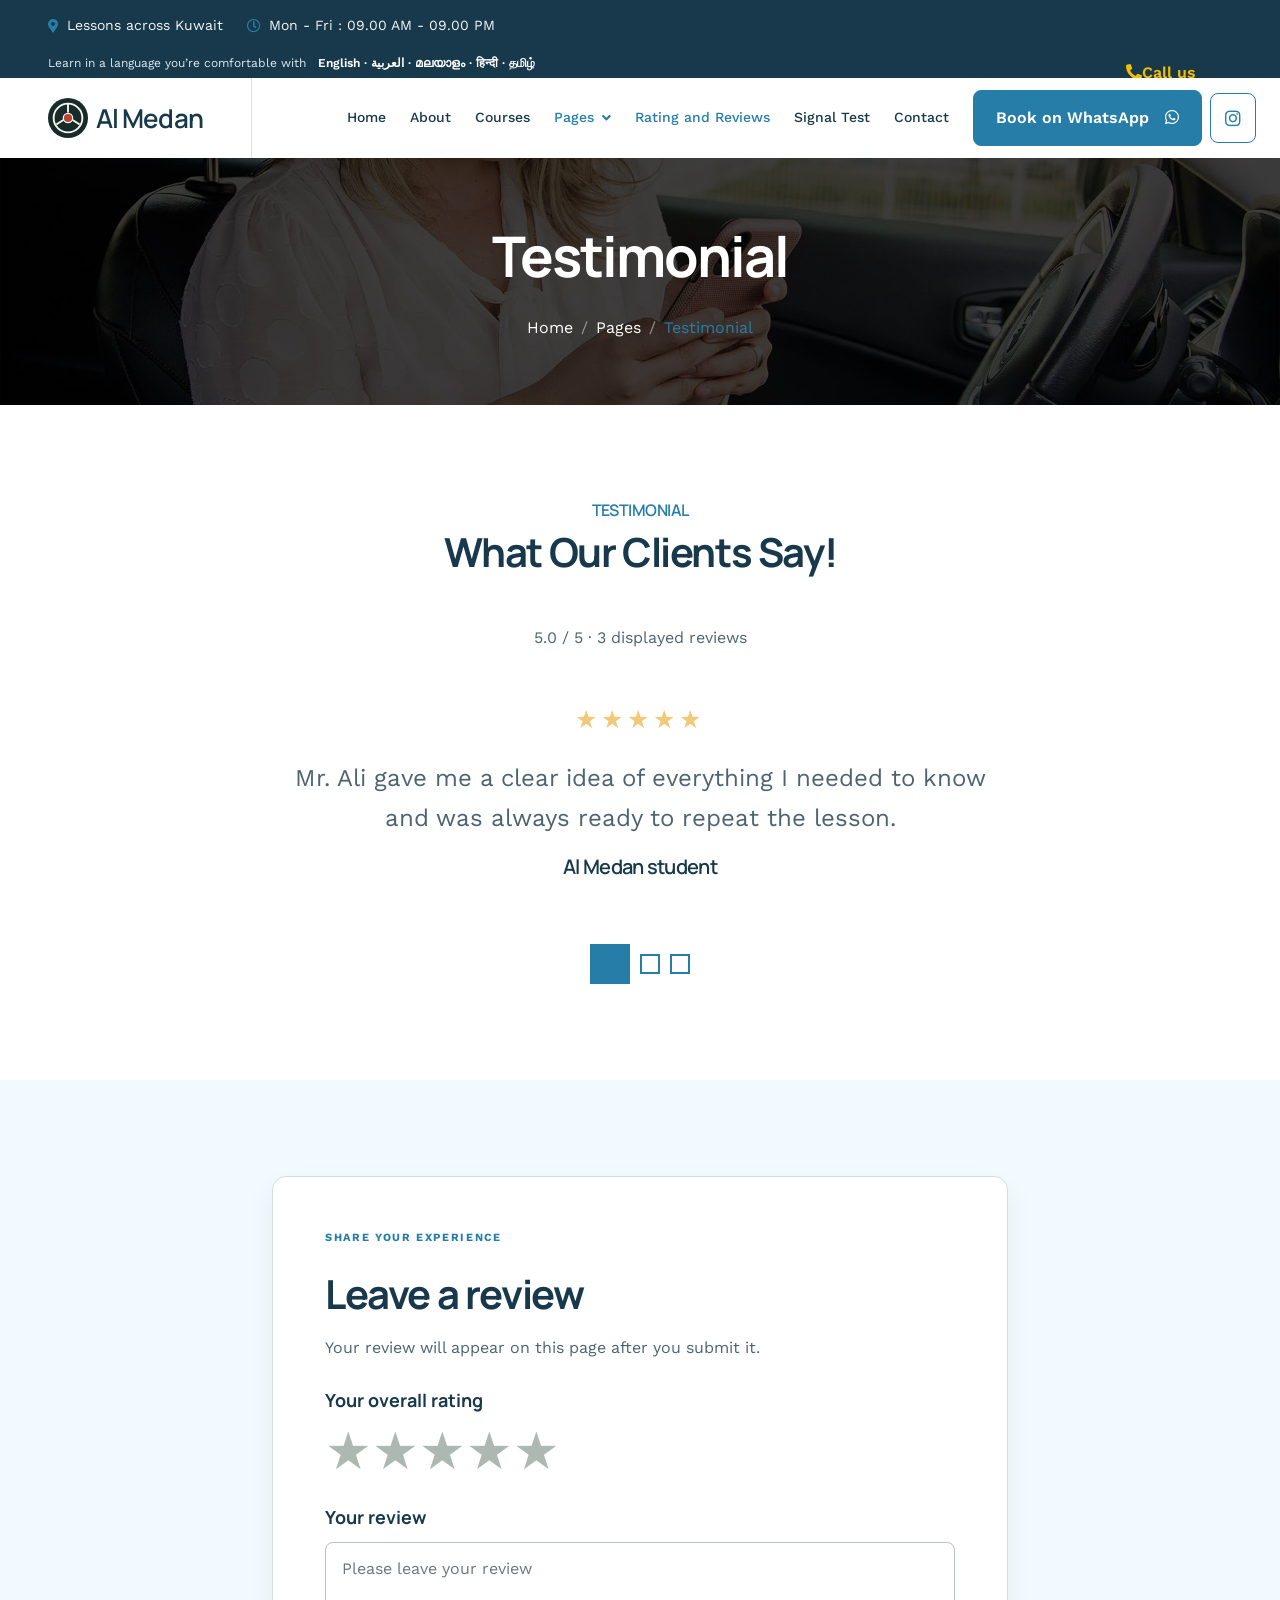
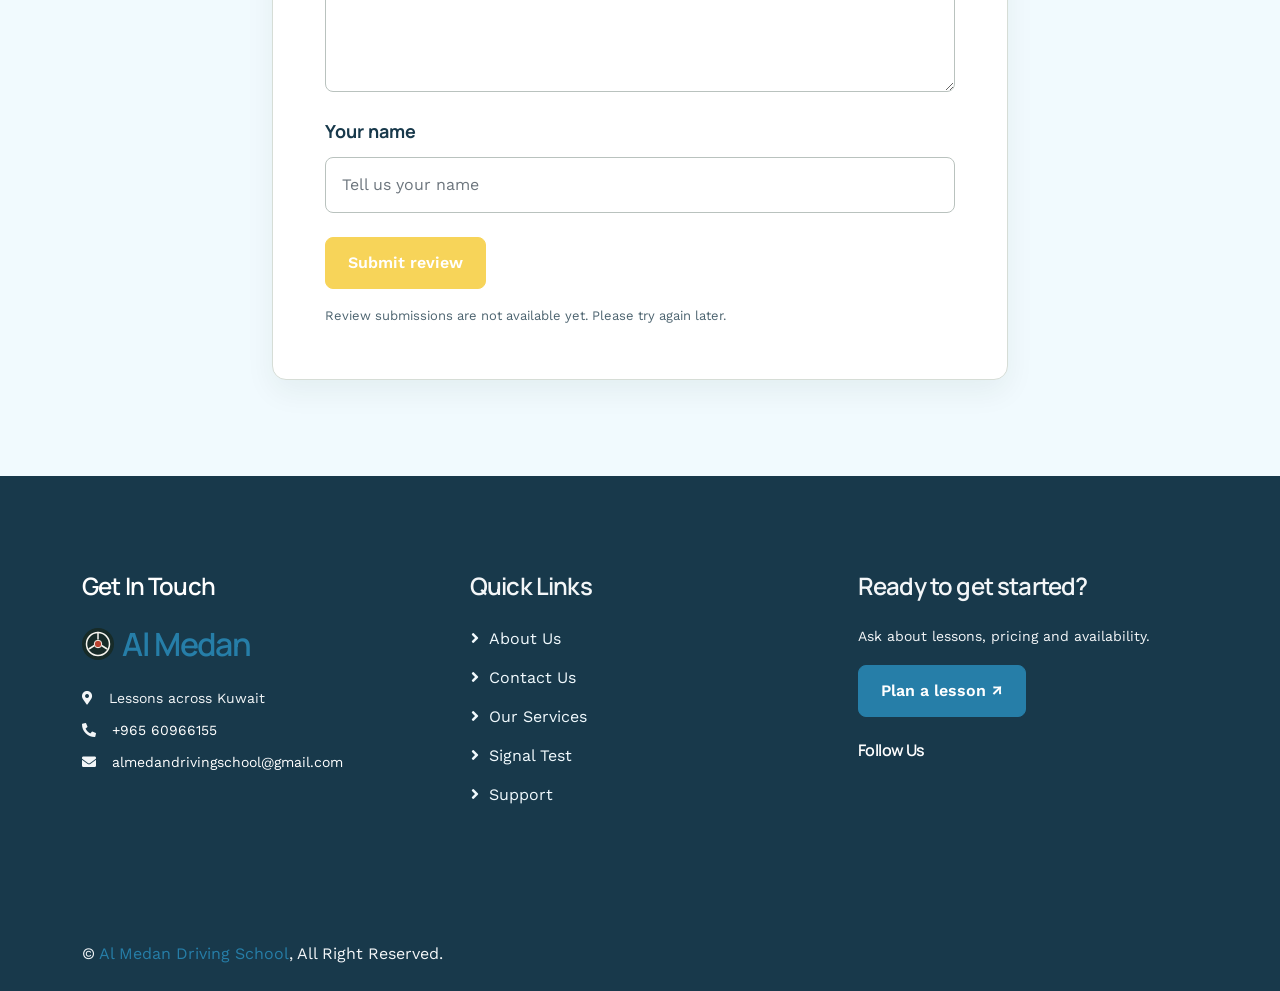
<file: testimonial.html>
<!DOCTYPE html>
<html lang="en">

<head>
    <meta charset="utf-8">
    <meta name="description" content="Read student reviews of Al Medan Driving School, offering driving lessons and driving test preparation in Salmiya, Fahaheel and across Kuwait.">
    <title>Student Reviews | Al Medan Driving School</title>
    <meta content="width=device-width, initial-scale=1.0" name="viewport">
    <link rel="canonical" href="https://almedandrivingschool.com/testimonial.html">
    

    <!-- Favicon -->
    <link rel="icon" type="image/svg+xml" href="img/logo-mark.svg">

    <!-- Google Web Fonts -->
    <link rel="preconnect" href="https://fonts.googleapis.com">
    <link rel="preconnect" href="https://fonts.gstatic.com" crossorigin>
    <link href="https://fonts.googleapis.com/css2?family=Manrope:wght@400;500;600;700;800&family=Work+Sans:wght@400;500;600;700&display=swap" rel="stylesheet"> 

    <!-- Icon Font Stylesheet -->
    <link href="https://cdnjs.cloudflare.com/ajax/libs/font-awesome/5.10.0/css/all.min.css" rel="stylesheet">
    <link href="https://cdn.jsdelivr.net/npm/bootstrap-icons@1.4.1/font/bootstrap-icons.css" rel="stylesheet">

    <!-- Libraries Stylesheet -->
    <link href="lib/animate/animate.min.css" rel="stylesheet">
    <link href="lib/owlcarousel/assets/owl.carousel.min.css" rel="stylesheet">

    <!-- Customized Bootstrap Stylesheet -->
    <link href="css/bootstrap.min.css" rel="stylesheet">

    <!-- Template Stylesheet -->
    <link href="css/style.css" rel="stylesheet">
</head>

<body>
    <a class="skip-link" href="#main-content">Skip to content</a>
    


    <!-- Topbar Start -->
    <div class="container-fluid bg-dark text-light p-0">
        <div class="topbar-row row gx-0 d-flex">
            <div class="col-lg-7 px-5 text-start">
                <div class="h-100 d-inline-flex align-items-center me-4">
                    <small class="fa fa-map-marker-alt text-primary me-2"></small>
                    <small>Lessons across Kuwait</small>
                </div>
                <div class="h-100 d-inline-flex align-items-center">
                    <small class="far fa-clock text-primary me-2"></small>
                    <small>Mon - Fri : 09.00 AM - 09.00 PM</small>
                </div>
                <div class="topbar-languages">
                    <span>Learn in a language you’re comfortable with</span>
                    <strong>English · العربية · മലയാളം · हिन्दी · தமிழ்</strong>
                </div>
            </div>
            <div class="col-lg-5 px-5 text-end">
                <div class="h-100 d-inline-flex align-items-center me-4">
                    <a class="topbar-call btn btn-link" href="tel:+96560966155"><i class="fa fa-phone-alt" aria-hidden="true"></i><span>Call us</span></a>
                </div>
                <div class="h-100 d-inline-flex align-items-center mx-n2">
                    
                    
                    
                    
                </div>
            </div>
        </div>
    </div>
    <!-- Topbar End -->


    <!-- Navbar Start -->
    <nav class="navbar navbar-expand-lg bg-white navbar-light sticky-top p-0">
        <a href="index.html" class="navbar-brand d-flex align-items-center border-end px-4 px-lg-5">
            <img src="img/logo-mark.svg" width="40" height="40" class="me-2" alt=""><h2 class="m-0">Al Medan</h2>
        </a>
        <button type="button" class="navbar-toggler me-4" data-bs-toggle="collapse" data-bs-target="#navbarCollapse" aria-controls="navbarCollapse" aria-expanded="false" aria-label="Toggle navigation">
            <span class="navbar-toggler-icon"></span>
        </button>
        <div class="collapse navbar-collapse" id="navbarCollapse">
            <div class="navbar-nav ms-auto p-4 p-lg-0">
                <a href="index.html" class="nav-item nav-link">Home</a>
                <a href="about.html" class="nav-item nav-link">About</a>
                <a href="courses.html" class="nav-item nav-link">Courses</a>
                <div class="nav-item dropdown">
                    <a href="#" class="nav-link dropdown-toggle active" data-bs-toggle="dropdown">Pages</a>
                    <div class="dropdown-menu bg-light m-0">
                        <a href="appointment.html" class="dropdown-item">Appointment</a>
                        <a href="team.html" class="dropdown-item">Our Team</a>
                    </div>
                </div>
                <a href="testimonial.html" class="nav-item nav-link active" aria-current="page">Rating and Reviews</a>
                <a href="https://ttd.moi.gov.kw/ttd/selectLang.do" class="nav-item nav-link" target="_blank" rel="noopener noreferrer">Signal Test</a>
                <a href="contact.html" class="nav-item nav-link">Contact</a>
            </div>
            <div class="navbar-contact-links d-none d-lg-flex align-items-center">
                <a href="https://wa.me/96560966155" class="btn btn-primary py-4 px-lg-5">Book on WhatsApp<i class="fab fa-whatsapp ms-3"></i></a>
                <a href="https://www.instagram.com/almedan_drivingschool_kuwait/" class="btn btn-outline-primary instagram-link" aria-label="Visit Al Medan on Instagram" title="Instagram"><i class="fab fa-instagram" aria-hidden="true"></i></a>
            </div>
        </div>
    </nav>
    <!-- Navbar End -->


    <main id="main-content">
<!-- Page Header Start -->
    <div class="container-fluid page-header py-6 my-6 mt-0 wow fadeIn" data-wow-delay="0.1s">
        <div class="container text-center">
            <h1 class="display-4 text-white animated slideInDown mb-4">Testimonial</h1>
            <nav aria-label="breadcrumb animated slideInDown">
                <ol class="breadcrumb justify-content-center mb-0">
                    <li class="breadcrumb-item"><a class="text-white" href="#">Home</a></li>
                    <li class="breadcrumb-item"><a class="text-white" href="#">Pages</a></li>
                    <li class="breadcrumb-item text-primary active" aria-current="page">Testimonial</li>
                </ol>
            </nav>
        </div>
    </div>
    <!-- Page Header End -->


    <!-- Testimonial Start -->
    <div class="container-xxl py-6">
        <div class="container">
            <div class="text-center mx-auto mb-5 wow fadeInUp" data-wow-delay="0.1s" style="max-width: 500px;">
                <h6 class="text-primary text-uppercase mb-2">Testimonial</h6>
                <h1 class="display-6 mb-4">What Our Clients Say!</h1>
            </div>
            <div class="row justify-content-center">
                <div class="col-lg-8 wow fadeInUp" data-wow-delay="0.1s">
                    <p class="text-center" data-rating-summary aria-live="polite"></p>
                    <div class="owl-carousel testimonial-carousel" data-reviews-src="data/reviews.txt" aria-live="polite">
                        <p class="text-center">Loading reviews…</p>
                    </div>
                </div>
            </div>
        </div>
    </div>
    <!-- Testimonial End -->

    <!-- Review Form Start -->
    <section class="review-section py-6" aria-labelledby="review-form-title">
        <div class="container">
            <div class="row justify-content-center">
                <div class="col-lg-8">
                    <div class="review-form-card">
                        <p class="eyebrow">SHARE YOUR EXPERIENCE</p>
                        <h2 class="display-6 mb-3" id="review-form-title">Leave a review</h2>
                        <p class="mb-4">Your review will appear on this page after you submit it.</p>
                        <form class="review-form">
                            <fieldset class="mb-4">
                                <legend class="review-label">Your overall rating</legend>
                                <div class="star-rating">
                                    <input type="radio" id="rating-5" name="rating" value="5" required><label for="rating-5" title="5 stars"><span class="visually-hidden">5 stars</span>★</label>
                                    <input type="radio" id="rating-4" name="rating" value="4"><label for="rating-4" title="4 stars"><span class="visually-hidden">4 stars</span>★</label>
                                    <input type="radio" id="rating-3" name="rating" value="3"><label for="rating-3" title="3 stars"><span class="visually-hidden">3 stars</span>★</label>
                                    <input type="radio" id="rating-2" name="rating" value="2"><label for="rating-2" title="2 stars"><span class="visually-hidden">2 stars</span>★</label>
                                    <input type="radio" id="rating-1" name="rating" value="1"><label for="rating-1" title="1 star"><span class="visually-hidden">1 star</span>★</label>
                                </div>
                            </fieldset>
                            <div class="mb-4">
                                <label class="review-label" for="review-message">Your review</label>
                                <textarea class="form-control" id="review-message" name="review" rows="5" maxlength="1000" placeholder="Please leave your review" required></textarea>
                            </div>
                            <div class="mb-4">
                                <label class="review-label" for="review-name">Your name</label>
                                <input class="form-control" id="review-name" name="name" type="text" maxlength="100" autocomplete="name" placeholder="Tell us your name" required>
                            </div>
                            <input class="review-honeypot" type="text" name="_gotcha" tabindex="-1" autocomplete="off" aria-hidden="true">
                            <button class="btn btn-primary" type="submit">Submit review</button>
                            <p class="form-note mt-3 mb-0" data-review-status aria-live="polite"></p>
                        </form>
                    </div>
                </div>
            </div>
        </div>
    </section>
    <!-- Review Form End -->


    </main>
<!-- Footer Start -->
    <div class="container-fluid bg-dark text-light footer my-6 mb-0 py-6 wow fadeIn" data-wow-delay="0.1s">
        <div class="container">
            <div class="row g-5">
                <div class="col-lg-4 col-md-6">
                    <h4 class="text-white mb-4">Get In Touch</h4>
                    <h2 class="text-primary mb-4 d-flex align-items-center gap-2"><img src="img/logo-mark.svg" width="32" height="32" alt="">Al Medan</h2>
                    <p class="mb-2"><i class="fa fa-map-marker-alt me-3"></i>Lessons across Kuwait</p>
                    <p class="mb-2"><i class="fa fa-phone-alt me-3"></i><a href="tel:+96560966155">+965 60966155</a></p>
                    <p class="mb-2"><i class="fa fa-envelope me-3"></i><a href="mailto:almedandrivingschool@gmail.com">almedandrivingschool@gmail.com</a></p>
                </div>
                <div class="col-lg-4 col-md-6">
                    <h4 class="text-light mb-4">Quick Links</h4>
                    <a class="btn btn-link" href="about.html">About Us</a>
                    <a class="btn btn-link" href="contact.html">Contact Us</a>
                    <a class="btn btn-link" href="courses.html">Our Services</a>
                    <a class="btn btn-link" href="https://ttd.moi.gov.kw/ttd/selectLang.do" target="_blank" rel="noopener noreferrer">Signal Test</a>
                    
                    <a class="btn btn-link" href="contact.html">Support</a>
                </div>
                <div class="col-lg-4 col-md-6">
                    <h4 class="text-light mb-4">Ready to get started?</h4><p>Ask about lessons, pricing and availability.</p><a class="btn btn-primary" href="appointment.html">Plan a lesson ↗</a>
                    <h6 class="text-white mt-4 mb-3">Follow Us</h6>
                    <div class="d-flex pt-2">
                        
                        
                        
                        
                    </div>
                </div>
            </div>
        </div>
    </div>
    <!-- Footer End -->


    <!-- Copyright Start -->
    <div class="container-fluid copyright text-light py-4 wow fadeIn" data-wow-delay="0.1s">
        <div class="container">
            <div class="row">
                <div class="col-12 text-center text-md-start">
                    &copy; <a href="index.html">Al Medan Driving School</a>, All Right Reserved.
                </div>
            </div>
        </div>
    </div>
    <!-- Copyright End -->


<div class="mobile-contact"><a href="tel:+96560966155"><i class="fa fa-phone-alt" aria-hidden="true"></i> Call us</a><a href="https://wa.me/96560966155?text=Hello%20Al%20Medan%2C%20I%20want%20to%20book%20a%20driving%20lesson"><i class="fab fa-whatsapp" aria-hidden="true"></i> WhatsApp us</a><a class="instagram-link" href="https://www.instagram.com/almedan_drivingschool_kuwait/" aria-label="Visit Al Medan on Instagram" title="Instagram"><i class="fab fa-instagram" aria-hidden="true"></i></a></div>
    <!-- Back to Top -->
    <a href="#" aria-label="Back to top" class="btn btn-lg btn-primary btn-lg-square back-to-top"><i class="bi bi-arrow-up"></i></a>


    <!-- JavaScript Libraries -->
    <script src="https://code.jquery.com/jquery-3.4.1.min.js"></script>
    <script src="https://cdn.jsdelivr.net/npm/bootstrap@5.0.0/dist/js/bootstrap.bundle.min.js"></script>
    <script src="lib/wow/wow.min.js"></script>
    <script src="lib/easing/easing.min.js"></script>
    <script src="lib/waypoints/waypoints.min.js"></script>
    <script src="lib/owlcarousel/owl.carousel.min.js"></script>

    <!-- Template Javascript -->
    <script src="js/main.js"></script>
    <script type="module" src="js/firebase-reviews.js"></script>
</body>

</html>
</file>
<file: css/style.css>
/********** Template CSS **********/
:root {
    --primary: #E85C46;
    --secondary: #66736D;
    --light: #F5F1E9;
    --dark: #17211F;
}

.py-6 {
    padding-top: 6rem;
    padding-bottom: 6rem;
}
.back-to-top {
    position: fixed;
    display: none;
    right: 30px;
    bottom: 30px;
    z-index: 99;
}


/*** Spinner ***/

.hero-section { background: #F5F1E9; }
.hero-copy { min-height: 560px; display: flex; align-items: center; }
.hero-content { max-width: 590px; margin: 0 auto; padding: 70px 30px; }
.hero-content h1 { font-family: Manrope, sans-serif; font-weight: 800; letter-spacing: -0.06em; }
.hero-content h1 span, .display-6 span { color: var(--primary); }
.hero-image { min-height: 560px; background: url(../img/carousel-1.jpg) center/cover; }
.hero-image img { width: 100%; height: 100%; min-height: 560px; object-fit: cover; mix-blend-mode: multiply; opacity: .88; }
.hero-trust { display: flex; gap: 12px; align-items: center; color: var(--secondary); font-size: 12px; }
.hero-trust strong { color: var(--dark); font: 800 25px Manrope, sans-serif; }
.hero-badge { position: absolute; right: 9%; bottom: 45px; display: flex; align-items: center; gap: 8px; padding: 17px 22px; color: var(--dark); background: #F3BD00; font-size: 10px; font-weight: 700; line-height: 1.15; text-transform: uppercase; }
.hero-badge strong { font: 800 36px Manrope, sans-serif; }
.process-card { min-height: 245px; padding: 25px 20px; border-top: 1px solid #D4CEC2; border-right: 1px solid #D4CEC2; }
.process-card:last-child { border-right: 0; }.process-card small { color: var(--primary); font-weight: 700; }.process-card > i { display: block; margin: 28px 0 17px; color: var(--primary); font-size: 26px; }.process-card p { color: var(--secondary); font-size: 13px; }.process-card a { color: var(--primary); font-size: 12px; font-weight: 700; }
.feature-image, .instructor-image { position: relative; }.feature-image img { width: 100%; height: 430px; object-fit: cover; }.feature-image span { position: absolute; right: 15px; bottom: 15px; padding: 16px; color: white; background: var(--dark); font-size: 10px; text-transform: uppercase; }.feature-image strong { color: #F3BD00; font: 800 30px Manrope, sans-serif; }
.feature-point { min-height: 74px; padding: 13px 0; border-top: 1px solid #D4CEC2; }.feature-point i { display: inline-grid; place-items: center; width: 20px; height: 20px; margin-right: 8px; border-radius: 50%; color: white; background: var(--primary); font-size: 10px; }.feature-point strong, .feature-point small { display: block; margin-left: 29px; }.feature-point strong { margin-top: -20px; font-size: 13px; }.feature-point small { color: var(--secondary); font-size: 11px; }
.instructor-image img { width: 100%; height: 430px; object-fit: cover; }.instructor-image span { position: absolute; right: -18px; bottom: 25px; padding: 12px 16px; color: white; background: var(--primary); font-size: 11px; font-weight: 700; }.instructor-signature { font: italic 700 25px Georgia, serif; }.instructor-signature small { display: block; color: var(--secondary); font: 10px Work Sans, sans-serif; letter-spacing: .12em; text-transform: uppercase; }
.booking-band { background: var(--dark); }.booking-band h2 { font-family: Manrope, sans-serif; font-weight: 800; }.booking-band .text-primary { color: #F3BD00 !important; }
.accordion-item { border-color: #D4CEC2; background: transparent; }.accordion-button { color: var(--dark); background: transparent; box-shadow: none !important; font-weight: 700; }.accordion-button:not(.collapsed) { color: var(--primary); background: transparent; }.accordion-body { color: var(--secondary); }
#spinner {
    opacity: 0;
    visibility: hidden;
    transition: opacity .5s ease-out, visibility 0s linear .5s;
    z-index: 99999;
}

#spinner.show {
    transition: opacity .5s ease-out, visibility 0s linear 0s;
    visibility: visible;
    opacity: 1;
}


/*** Button ***/
.btn {
    font-weight: 500;
    transition: .5s;
}

.btn.btn-primary,
.btn.btn-outline-primary:hover {
    color: #FFFFFF;
}

.btn-square {
    width: 38px;
    height: 38px;
}

.btn-sm-square {
    width: 32px;
    height: 32px;
}

.btn-lg-square {
    width: 48px;
    height: 48px;
}

.btn-square,
.btn-sm-square,
.btn-lg-square {
    padding: 0;
    display: flex;
    align-items: center;
    justify-content: center;
    font-weight: normal;
}


/*** Navbar ***/
.navbar.sticky-top {
    top: -100px;
    transition: .5s;
}

.navbar .navbar-brand,
.navbar a.btn {
    height: 80px
}

@media (max-width: 991.98px) {
    .topbar-row {
        flex-direction: column;
        padding: 9px 14px;
        font-weight: 600;
    }

    .topbar-row > div {
        display: flex;
        flex-wrap: nowrap;
        justify-content: center;
        width: 100%;
        gap: 7px 18px;
        padding: 3px 0 !important;
        text-align: center !important;
    }

    .topbar-row > div:first-child {
        flex-direction: column;
        align-items: center;
    }

    .topbar-row > div > div {
        width: auto;
        height: auto !important;
        min-height: 24px;
        margin: 0 !important;
        white-space: nowrap;
    }

    .topbar-row .me-4,
    .topbar-row .mx-n2 {
        margin-right: 0 !important;
        margin-left: 0 !important;
    }

    .topbar-row .btn {
        height: 32px;
        min-height: 32px;
        margin: 0;
        padding: 4px 10px;
    }

    .topbar-call,
    .topbar-whatsapp {
        display: inline-flex;
        align-items: center;
        gap: 7px;
        border-radius: 6px;
        font-weight: 700;
        line-height: 1;
    }

    .topbar-call {
        border: 1px solid rgba(255, 255, 255, .65);
        background: transparent;
        color: #fff;
    }

    .topbar-call:hover,
    .topbar-call:focus {
        border-color: #fff;
        background: #fff;
        color: #102c28;
    }

    .topbar-whatsapp {
        background: #25d366;
        color: #102c28;
    }

    .topbar-whatsapp:hover,
    .topbar-whatsapp:focus {
        background: #20bd5a;
        color: #102c28;
    }
}

@media (max-width: 575.98px) {
    .topbar-row {
        font-size: 13px;
    }

    .topbar-row > div {
        gap: 5px 12px;
    }
}

.navbar .navbar-nav .nav-link {
    margin-right: 30px;
    padding: 25px 0;
    color: var(--dark);
    font-weight: 500;
    text-transform: uppercase;
    outline: none;
}

.navbar .navbar-nav .nav-link:hover,
.navbar .navbar-nav .nav-link.active {
    color: var(--primary);
}

.navbar .dropdown-toggle::after {
    border: none;
    content: "\f107";
    font-family: "Font Awesome 5 Free";
    font-weight: 900;
    vertical-align: middle;
    margin-left: 8px;
}

@media (max-width: 991.98px) {
    .navbar .navbar-nav .nav-link  {
        margin-right: 0;
        padding: 10px 0;
    }

    .navbar .navbar-nav {
        border-top: 1px solid #EEEEEE;
    }
}

@media (min-width: 992px) {
    .navbar .nav-item .dropdown-menu {
        display: block;
        border: none;
        margin-top: 0;
        top: 150%;
        opacity: 0;
        visibility: hidden;
        transition: .5s;
    }

    .navbar .nav-item:hover .dropdown-menu {
        top: 100%;
        visibility: visible;
        transition: .5s;
        opacity: 1;
    }
}


/*** Header ***/
.carousel-caption {
    top: 0;
    left: 0;
    right: 0;
    bottom: 0;
    display: flex;
    align-items: center;
    justify-content: center;
    text-align: center;
    background: rgba(0, 0, 0, .75);
    z-index: 1;
}

.carousel-control-prev,
.carousel-control-next {
    width: 15%;
}

.carousel-control-prev-icon,
.carousel-control-next-icon {
    width: 3rem;
    height: 3rem;
    background-color: var(--primary);
    border: 10px solid var(--primary);
}

@media (max-width: 768px) {
    #header-carousel .carousel-item {
        position: relative;
        min-height: 450px;
    }
    
    #header-carousel .carousel-item img {
        position: absolute;
        width: 100%;
        height: 100%;
        object-fit: cover;
    }
}

.page-header {
    background: linear-gradient(rgba(0, 0, 0, .75), rgba(0, 0, 0, .75)), url(../img/carousel-1.jpg) center center no-repeat;
    background-size: cover;
}

.breadcrumb-item+.breadcrumb-item::before {
    color: #999999;
}



/*** Courses ***/
.courses {
    min-height: 100vh;
    background: linear-gradient(rgba(255, 255, 255, .9), rgba(255, 255, 255, .9)), url(../img/carousel-1.jpg) center center no-repeat;
    background-attachment: fixed;
    background-size: cover;
}

.courses-item .courses-overlay {
    position: absolute;
    width: 100%;
    height: 0;
    top: 0;
    left: 0;
    display: flex;
    align-items: center;
    justify-content: center;
    background: rgba(0, 0, 0, .5);
    overflow: hidden;
    opacity: 0;
    transition: .5s;
}

.courses-item:hover .courses-overlay {
    height: 100%;
    opacity: 1;
}


/*** Team ***/
.team-items {
    margin: -.75rem;
}

.team-item {
    padding: .75rem;
}

.team-item::after {
    position: absolute;
    content: "";
    width: 100%;
    height: 0;
    top: 0;
    left: 0;
    background: #FFFFFF;
    transition: .5s;
    z-index: -1;
}

.team-item:hover::after {
    height: 100%;
    background: var(--primary);
}

.team-item .team-social {
    position: absolute;
    width: 100%;
    height: 0;
    top: 0;
    left: 0;
    display: flex;
    align-items: center;
    justify-content: center;
    background: rgba(0, 0, 0, .75);
    overflow: hidden;
    opacity: 0;
    transition: .5s;
}

.team-item:hover .team-social {
    height: 100%;
    opacity: 1;
}


/*** Testimonial ***/
.testimonial-carousel .owl-dots {
    height: 40px;
    margin-top: 25px;
    display: flex;
    align-items: center;
    justify-content: center;
}

.testimonial-carousel .owl-dot {
    position: relative;
    display: inline-block;
    margin: 0 5px;
    width: 20px;
    height: 20px;
    background: transparent;
    border: 2px solid var(--primary);
    transition: .5s;
}

.testimonial-carousel .owl-dot.active {
    width: 40px;
    height: 40px;
    background: var(--primary);
}

.testimonial-carousel .owl-item img {
    width: 150px;
    height: 150px;
}

.review-card {
    padding: 32px 20px;
}

.review-stars {
    color: #e7ad00;
    font-size: 25px;
    letter-spacing: 4px;
}

.review-section {
    background: var(--light);
}

.review-form-card {
    padding: clamp(24px, 5vw, 52px);
    background: #fff;
    border: 1px solid #d6ddd6;
    border-radius: 14px;
    box-shadow: 0 12px 30px rgba(23, 43, 40, .06);
}

.review-label {
    display: block;
    margin-bottom: 10px;
    color: var(--dark);
    font-family: Manrope, sans-serif;
    font-size: 18px;
    font-weight: 700;
}

.star-rating {
    display: inline-flex;
    flex-direction: row-reverse;
    justify-content: flex-end;
}

.star-rating input {
    position: absolute;
    opacity: 0;
    pointer-events: none;
}

.star-rating label {
    color: #aeb8b3;
    cursor: pointer;
    font-size: clamp(38px, 8vw, 52px);
    line-height: 1;
    transition: color .15s ease;
}

.star-rating label:hover,
.star-rating label:hover ~ label,
.star-rating input:checked ~ label {
    color: #e7ad00;
}

.star-rating input:focus-visible + label {
    outline: 3px solid #167d8d;
    outline-offset: 3px;
}

.review-form .form-control {
    min-height: 56px;
    border: 1px solid #b9c2be;
    padding: 14px 16px;
}

.review-form textarea.form-control {
    min-height: 150px;
}

.review-honeypot {
    position: absolute;
    left: -10000px;
}


/*** Footer ***/
.footer .btn.btn-link {
    display: block;
    margin-bottom: 5px;
    padding: 0;
    text-align: left;
    color: var(--light);
    font-weight: normal;
    text-transform: capitalize;
    transition: .3s;
}

.footer .btn.btn-link::before {
    position: relative;
    content: "\f105";
    font-family: "Font Awesome 5 Free";
    font-weight: 900;
    color: var(--light);
    margin-right: 10px;
}

.footer .btn.btn-link:hover {
    color: var(--primary);
    letter-spacing: 1px;
    box-shadow: none;
}

.copyright {
    background: #092139;
}

.copyright a {
    color: var(--primary);
}

.copyright a:hover {
    color: var(--light);
}
/* Shared visual system and responsive interaction states. */
:root { --primary: #b94230; --dark: #172b28; --light: #f7f5ef; }
body { color: #53635e; font-family: 'Work Sans', sans-serif; line-height: 1.7; }
h1,h2,h3,h4,h5,h6 { color: var(--dark); font-family: Manrope, sans-serif; letter-spacing: -.035em; }
a { color: var(--primary); } a:hover { color: #8e3022; }
.text-primary { color: var(--primary) !important; }.bg-primary { background-color: var(--primary) !important; }.bg-dark,.copyright { background-color: var(--dark) !important; }.bg-light { background-color: var(--light) !important; }
.btn { border-radius: 8px; font-weight: 600; padding: 13px 22px; transition: background-color .2s, transform .2s; }
.btn-primary { background: var(--primary); border-color: var(--primary); }.btn-primary:hover,.btn-primary:focus { background: #963425; border-color: #963425; }.btn-outline-primary { color: var(--primary); border-color: var(--primary); }.btn-outline-primary:hover { background: var(--primary); border-color: var(--primary); }
.btn-square,.btn-sm-square,.btn-lg-square { padding: 0; }
:focus-visible { outline: 3px solid #167d8d !important; outline-offset: 4px; }
.skip-link { position: fixed; left: 16px; top: -100px; padding: 12px 20px; background: white; z-index: 10000; }.skip-link:focus { top: 12px; }
.navbar.sticky-top { top: 0; }.navbar .navbar-nav .nav-link { text-transform: none; font-size: 14px; margin-right: 24px; }.navbar .navbar-brand h2 { font-size: 26px; }.navbar a.btn { height: auto; margin: 12px 24px 12px 0; padding: 15px 22px !important; }
.navbar .nav-item .dropdown-menu.show,.navbar .nav-item:focus-within .dropdown-menu { top: 100%; opacity: 1; visibility: visible; }
.hero-section { background: #f2f0e7; padding: 35px 0 48px; }.hero-copy { min-height: 520px; }.hero-content { padding: 35px 50px 35px 0; margin: 0; }.hero-content h1 { font-size: clamp(2.7rem,4.6vw,4.5rem); line-height: 1.08; letter-spacing: -.065em; margin-bottom: 25px; }.eyebrow { font-size: 11px; font-weight: 700; letter-spacing: .15em; color: var(--primary); margin-bottom: 22px; }.hero-description { max-width: 460px; font-size: 18px; }.hero-actions { display: flex; flex-wrap: wrap; gap: 12px; margin-top: 30px; }.hero-actions span { margin-left: 14px; }.hero-note { font-size: 13px; margin: 18px 0 0; }.hero-visual { position: relative; height: 500px; border-radius: 110px 16px 16px 16px; overflow: hidden; }.hero-visual img { width: 100%; height: 100%; object-fit: cover; object-position: 60% center; }.hero-photo-label { position: absolute; bottom: 22px; left: 22px; right: 22px; padding: 16px; border-radius: 8px; background: #fff; color: var(--dark); font-size: 13px; font-weight: 600; }.status-dot { display: inline-block; width: 8px; height: 8px; background: #398064; border-radius: 50%; margin-right: 8px; }
.section-heading { display: flex; align-items: end; justify-content: space-between; gap: 24px; margin-bottom: 36px; }.section-heading h2 { max-width: 580px; }.section-heading a { flex-shrink: 0; }.step-card { height: 100%; border-top: 1px solid #d6ddd6; padding: 24px 20px 12px 0; }.step-card > span { color: var(--primary); font-size: 11px; letter-spacing: .1em; font-weight: 700; }.step-card h3 { font-size: 22px; margin-top: 25px; }.step-card p { font-size: 15px; }
.process-card { height: 100%; background: #fff; border: 1px solid rgba(185,66,48,.3); border-radius: 12px; padding: 30px 26px; box-shadow: 0 10px 24px rgba(23,43,40,.06); transition: box-shadow .2s ease, transform .2s ease; }.process-card:hover { box-shadow: 0 14px 30px rgba(23,43,40,.1); transform: translateY(-2px); }.process-icon { width: 56px; height: 56px; border-radius: 50%; background: var(--primary); color: #fff; display: flex; align-items: center; justify-content: center; font-size: 22px; margin-bottom: 22px; }.process-card h3 { font-size: 20px; margin-bottom: 10px; }.process-card p { font-size: 14px; margin-bottom: 0; }
.courses { background: var(--light); min-height: auto; }.courses-item { border: 1px solid #e2e6df; border-radius: 14px; }.courses-item img { width: 100%; }.courses-item .courses-overlay { position: static; height: auto; opacity: 1; background: transparent; padding: 18px; }.courses-item .courses-overlay a { width: 100%; }
.courses .bg-primary.text-center { background: var(--dark) !important; border-radius: 18px; }.courses .bg-primary h1 { color: white; }.courses .bg-primary .btn-dark { background: var(--primary); border-color: var(--primary); }
.form-control { border-radius: 8px; }.form-control:focus { border-color: #167d8d !important; box-shadow: 0 0 0 3px #167d8d33; }.form-note { font-size: 13px; }.courses .form-note { color: #e0e6e2; }
.faq-list details { border-bottom: 1px solid #d6ddd6; padding: 22px 0; }.faq-list summary { cursor: pointer; color: var(--dark); font-weight: 600; }.faq-list details p { margin: 16px 0 0; }
.footer { font-size: 14px; }.footer a { overflow-wrap: anywhere; }.footer p a { color: #fff; }.footer .btn-link { min-height: 34px; }.page-header { padding-top: 4rem !important; padding-bottom: 4rem !important; }.mobile-contact { display: none; }
@media(max-width: 991.98px) { .hero-copy { min-height: auto; }.hero-content { max-width: 680px; padding: 30px 0; }.hero-visual { height: 360px; border-top-left-radius: 65px; }.navbar .navbar-brand { height: 68px; }.py-6 { padding-top: 4rem; padding-bottom: 4rem; }.navbar-collapse { max-height: calc(100dvh - 68px); overflow-y: auto; } }
@media(max-width: 575.98px) { body { padding-bottom: 76px; }.hero-section { padding: 10px 8px 28px; }.hero-content h1 { font-size: 2.8rem; }.hero-description { font-size: 16px; }.hero-actions .btn { flex: 1 1 auto; }.hero-visual { height: 285px; }.hero-photo-label { left: 12px; right: 12px; bottom: 12px; font-size: 11px; }.section-heading { display: block; }.section-heading a { display: inline-block; margin-top: 14px; }.display-6 { font-size: 1.95rem; }.p-5 { padding: 1.5rem !important; }.mobile-contact { position: fixed; bottom: 0; left: 0; right: 0; z-index: 1030; display: flex; gap: 10px; padding: 10px 16px calc(10px + env(safe-area-inset-bottom)); background: white; border-top: 1px solid #d6ddd6; }.mobile-contact a { flex: 1; text-align: center; border: 1px solid #d6ddd6; border-radius: 8px; padding: 11px; font-weight: 600; }.mobile-contact a:last-child { background: var(--primary); border-color: var(--primary); color: white; }.back-to-top { bottom: 90px; right: 16px; } }
@media(prefers-reduced-motion: reduce) { *,*::before,*::after { animation: none !important; transition: none !important; scroll-behavior: auto !important; } }

.topbar-row > div:first-child { display: flex; flex-wrap: wrap; align-items: center; }
.topbar-row > div:first-child > .topbar-languages { flex: 0 0 100%; }
@media (min-width: 992px) {
    .topbar-row > div:first-child > div:not(.topbar-languages) {
        height: auto !important;
        min-height: 52px;
    }
}
.topbar-languages {
    display: block;
    width: 100%;
    margin-top: 3px;
    padding-bottom: 6px;
    color: #D9EAF1;
    font-size: 12px;
    line-height: 1.45;
}

.topbar-languages strong { margin-left: 8px; color: #fff; font-weight: 600; }
.navbar-contact-links { gap: 8px; margin-right: 24px; }
.navbar .navbar-contact-links > a.btn { margin: 0; }
.instagram-link {
    display: inline-flex;
    flex: 0 0 46px;
    align-items: center;
    justify-content: center;
    width: 46px;
    min-width: 46px;
    height: 46px;
    padding: 0 !important;
    font-size: 18px;
}
.topbar-instagram {
    display: inline-flex;
    align-items: center;
    justify-content: center;
    width: 32px;
    height: 32px;
    margin-left: 8px !important;
    padding: 0 !important;
    border: 1px solid rgba(255, 255, 255, .65);
    border-radius: 6px;
    color: #fff !important;
}
.topbar-instagram:hover,
.topbar-instagram:focus { background: #fff; color: var(--dark) !important; }
.mobile-contact a.instagram-link { flex: 0 0 46px; background: #fff; color: var(--primary); }

@media (max-width: 991.98px) {
    .topbar-row > div:first-child > .topbar-languages { flex: 0 0 auto; }
    .topbar-row > div > .topbar-languages { width: 100%; white-space: normal; }
    .topbar-languages strong { display: block; margin-left: 0; }
}

/* Baby-blue palette with deeper accents for readable controls. */
:root {
    --primary: #267EA8;
    --secondary: #4C8798;
    --light: #F1FAFE;
    --dark: #18394B;
    --accent: #F2C879;
}

body { color: #4D6470; }
a:hover { color: #185D7E; }
.text-primary { color: var(--primary) !important; }
.bg-primary { background-color: var(--primary) !important; }
.btn-primary { color: #fff; background: var(--primary); border-color: var(--primary); }
.btn-primary:hover,
.btn-primary:focus { color: #fff; background: #185D7E; border-color: #185D7E; }
.btn-outline-primary { color: var(--primary); border-color: var(--primary); }
.btn-outline-primary:hover { color: #fff; background: var(--primary); border-color: var(--primary); }
:focus-visible { outline-color: #4C8798 !important; }
.form-control:focus { border-color: #4C8798 !important; box-shadow: 0 0 0 3px rgba(76, 135, 152, .2); }
.hero-section { background: #E7F5FC; }
.hero-badge { background: var(--accent); }
.feature-image strong,
.booking-band .text-primary { color: var(--accent) !important; }
.process-card { border-color: rgba(38, 126, 168, .25); }
.step-card,
.faq-list details,
.mobile-contact { border-color: #D6EAF3; }
.courses-item { border-color: #D6EAF3; }
.courses .form-note { color: #D9EAF1; }
.text-warning,
.review-stars,
.star-rating label:hover,
.star-rating label:hover ~ label,
.star-rating input:checked ~ label { color: var(--accent) !important; }
</file>
